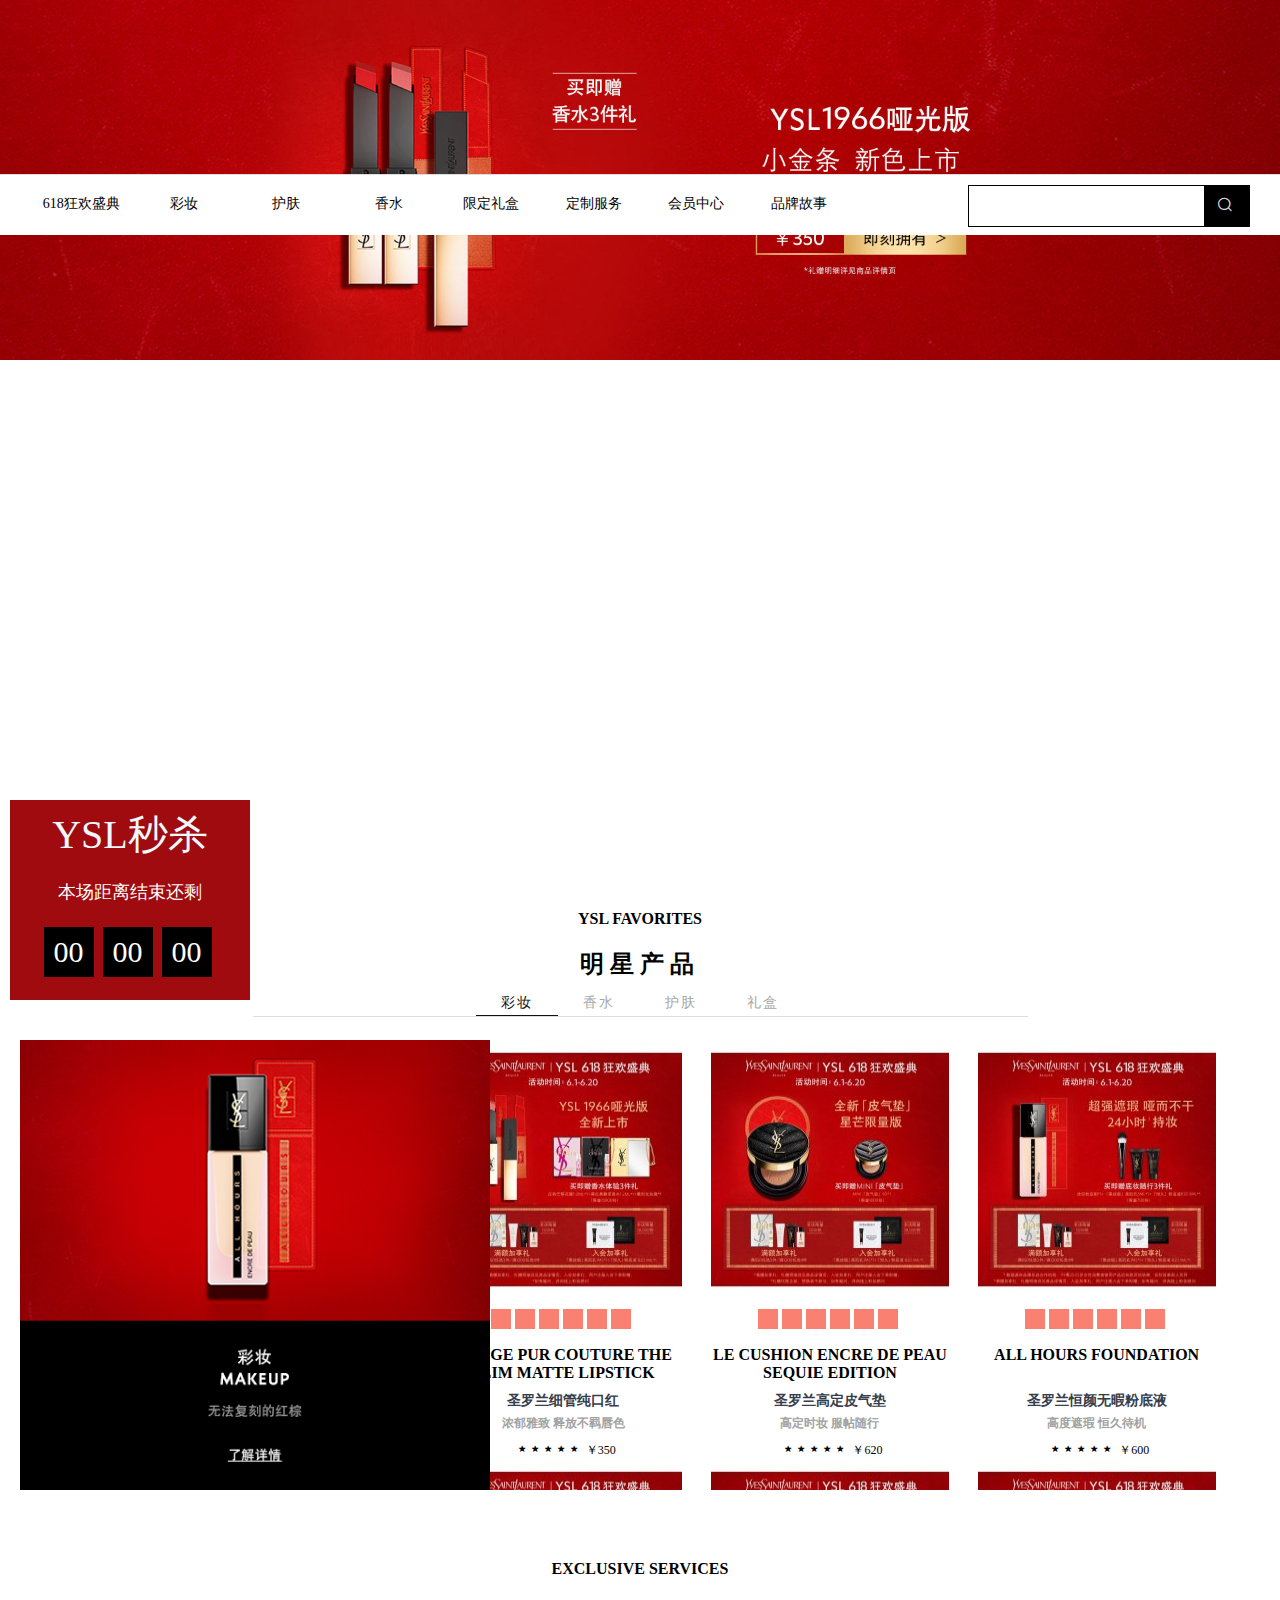
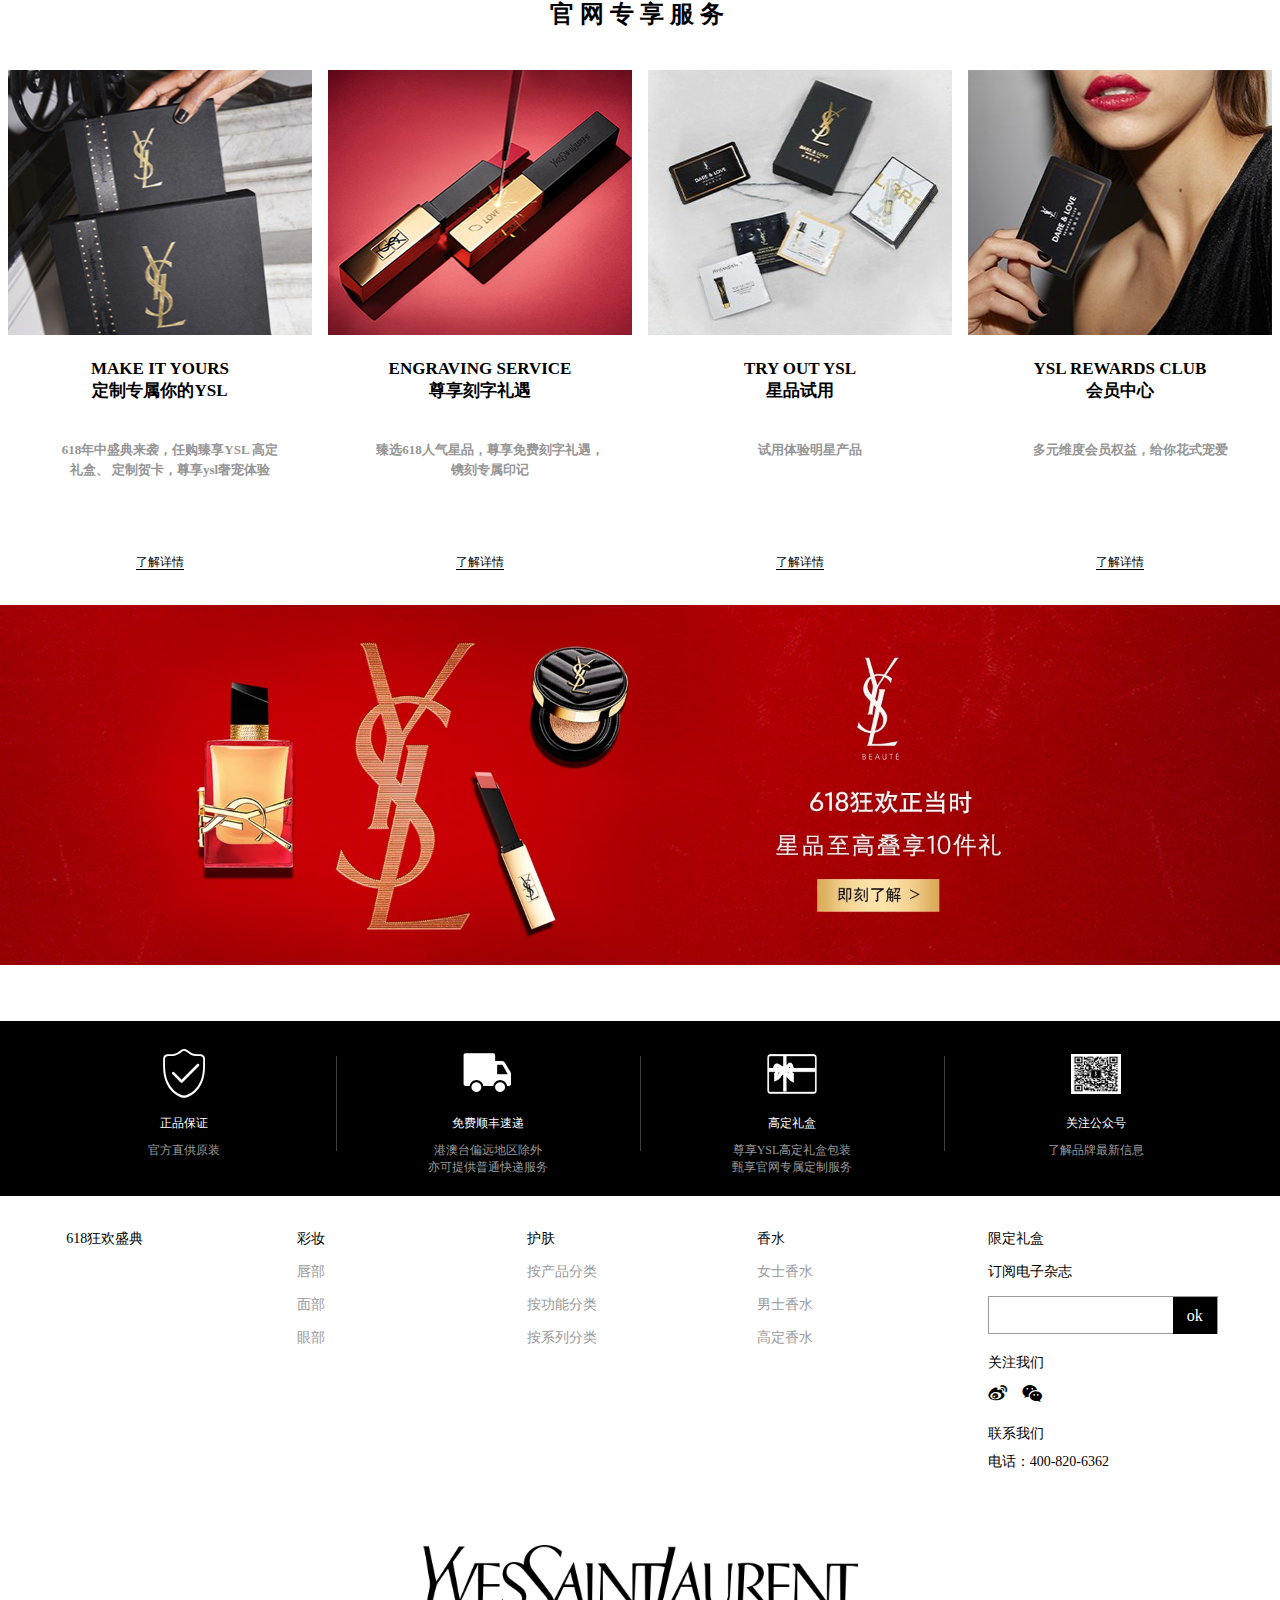
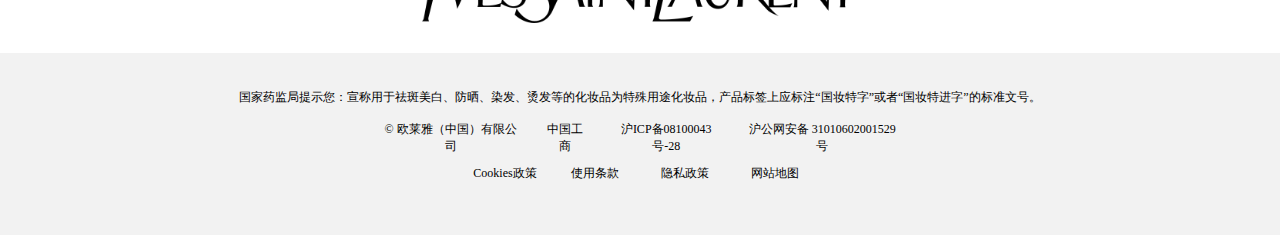
<file: index.html>
<!DOCTYPE html>
<html lang="en">

<head>
      <meta charset="UTF-8">
      <meta http-equiv="X-UA-Compatible" content="IE=edge">
      <meta name="viewport" content="width=device-width, initial-scale=1.0">
      <title>ysl:圣罗兰官网</title>
      <link rel="Shortcut Icon" href="https://res.yslbeautycn.com/favicon.ico">
      <link rel="stylesheet" href="https://cdn.bootcdn.net/ajax/libs/Swiper/6.5.8/swiper-bundle.css">
      <link rel="stylesheet" href="./css/index.css">
      <link rel="stylesheet" href="./static/font/iconfont.css">
</head>

<body>
      <!-- 头部 -->
      <header class="section">
            <!-- 顶部信息栏 -->
            <p class="TopInformation">
                  6.1-6.20 YSL618狂欢正当时，年中盛宴热卖星品至高叠享10件礼
            </p>
            <div class="header-container">
                  <div class="header-containerLeft">
                        <ul>
                              <li>
                                    <span class="iconfont icon-location"></span>
                                    <a href="#none">专柜查询</a>
                              </li>
                              <li>
                                    <span class="iconfont icon-heidian"></span>
                                    <a href="#none" class="headerCall">客服中心</a>
                              </li>
                              <div class="callBox">
                                    <div class="callLeft">
                                          <h4>
                                                我能帮到您什么？
                                          </h4>
                                          <div class="callButton">
                                                <div>
                                                      <p><a href="">常见问题</a></p>
                                                      <p><a href="">订单跟踪</a></p>
                                                      <p><a href="">订购信息</a></p>
                                                </div>
                                                <div>
                                                      <p><a href="">选择我们的原因</a></p>
                                                      <p><a href="">送货与退货</a></p>
                                                      <p><a href="">通用销售条款</a></p>
                                                </div>
                                          </div>
                                    </div>
                                    <div class="callRight">
                                          <h4>联系我们</h4>
                                          <div>
                                                <p style="font-weight: 700;">400-820-6362(9:00-18:00)</p>
                                                <p><a href="">在线咨询</a></p>
                                                <p>我们提供一周五天服务</p>
                                          </div>
                                    </div>

                              </div>
                        </ul>
                        <ul class="header-containerRight">
                              <li class="attention">
                                    <span>关注我们</span>
                                    <span class="iconfont icon-heidian"></span>
                              </li>
                              <li class="liTwo">
                                    <span class="login"><a href="./login.html?ReturnUrl=./index.html"
                                                style="color: black;">登录与注册</a></span>
                                    <span class="iconfont icon-heidian"></span>
                                    <span class="outLogin">退出</span>
                              </li>
                              <li>
                                    <span class="iconfont icon-gouwudai1"></span>
                                    <span>购物袋-0件商品</span>
                                    <span class="iconfont icon-sanjiaojiantou"></span>
                              </li>
                        </ul>
                        <div class="header-attention">
                              <div class="attentionLeft" style="margin-right: 30px;">
                                    <img src="./static/img/小程序.jpg" alt="">
                                    <p>小程序商场</p>
                              </div>
                              <div class="“attentionRight">
                                    <img src="./static/img/微信公众号.png" alt="">
                                    <p>微信公众号</p>
                              </div>

                        </div>
                  </div>
                  <!-- logo -->
                  <div class="logo">
                        <a href="./index.html"><img src="./static/img/download.png" alt=""></a>
                  </div>
            </div>
      </header>
      <!-- 导航 -->
      <nav>
            <div class="navSlide">
                  <div class="navbox">
                        <ul class="nav">
                              <li><a href="./list.html">
                                          618狂欢盛典
                                    </a></li>
                              <li class="btn1"><a href="./list.html">
                                          彩妆
                                    </a></li>
                              <li class="btn2"><a href="./list.html">
                                          护肤
                                    </a></li>
                              <li class="btn3"><a href="./list.html">
                                          香水
                                    </a></li>
                              <li>限定礼盒</li>
                              <li>定制服务</li>
                              <li>会员中心</li>
                              <li>品牌故事</li>
                        </ul>
                        <!-- 搜索框 -->
                        <div class="navRight">
                              <form action="">
                                    <div class="search">
                                          <input type="text" id="search">
                                          <ul id="list">

                                          </ul>
                                          <span class="iconfont icon-fangdajing" style="font-size: 30px;"></span>
                                    </div>

                              </form>
                        </div>
                  </div>

                  <!-- 二级菜单 -->

                  <div class="submenu">
                        <!-- 彩妆二级菜单 -->
                        <div class="makeUpSubmenu makeUpSubmenu1">
                              <!-- 菜单 -->
                              <div class="submenuTop">
                                    <ul>
                                          <li>唇部</li>
                                          <li>唇膏</li>
                                          <li>唇釉</li>
                                    </ul>
                                    <ul>
                                          <li>面部</li>
                                          <li>妆前隔离</li>
                                          <li>粉底</li>
                                          <li>粉饼</li>
                                          <li>明彩笔</li>
                                          <li>散粉</li>
                                          <li>腮红</li>
                                    </ul>
                                    <ul>
                                          <li>眼部</li>
                                          <li>睫毛膏</li>
                                          <li>眉笔</li>
                                          <li>眼影</li>
                                    </ul>
                              </div>
                              <!-- 菜单图片 -->
                              <div class="submenuButton">
                                    <div class="ImgLeft">
                                          <img src="./static/img/小金条.jpg" alt="">
                                          <p>YSL「小金条」N°1966</p>
                                    </div>
                                    <div class="ImgRight">
                                          <img src="./static/img/气垫.jpg" alt="">
                                          <p>YSL「皮气垫」星芒限定版</p>
                                    </div>
                              </div>
                        </div>
                        <!-- 护肤二级菜单 -->
                        <div class="makeUpSubmenu makeUpSubmenu2">
                              <!-- 菜单 -->
                              <div class="submenuTop">
                                    <ul>
                                          <li>按产品分类</li>
                                          <li>隔离防晒</li>
                                          <li>卸妆清洁</li>
                                          <li>爽肤水</li>
                                          <li>精华</li>
                                          <li>面霜/乳液</li>
                                          <li>眼唇护理</li>
                                    </ul>
                                    <ul>
                                          <li>按功能分类</li>
                                          <li>全校青春</li>
                                          <li>至臻奢护</li>
                                          <li>基础亮颜</li>
                                    </ul>
                                    <ul>
                                          <li>按系列分类</li>
                                          <li>高能修护系列</li>
                                          <li>妍活青春</li>
                                          <li>藏金奢妍</li>
                                          <li>超模绝密</li>
                                    </ul>
                              </div>
                              <!-- 菜单图片 -->
                              <div class="submenuButton">
                                    <div class="ImgLeft">
                                          <img src="./static/img/精华.jpg" alt="">
                                          <p>圣罗兰夜皇后精华</p>
                                    </div>
                                    <div class="ImgRight">
                                          <img src="./static/img/防晒.jpg" alt="">
                                          <p>高能小滴管防晒乳</p>
                                    </div>
                              </div>
                        </div>

                        <!-- 香水二级菜单 -->
                        <div class="makeUpSubmenu makeUpSubmenu3">
                              <!-- 菜单 -->
                              <div class="submenuTop">
                                    <ul>
                                          <li>女士香水</li>
                                          <li>全新圣罗兰女士香水</li>
                                          <li>反转巴黎香水</li>
                                          <li>黑色奥飘茗香水</li>
                                    </ul>
                                    <ul>
                                          <li>男士香水</li>
                                          <li>Y男士香水</li>
                                    </ul>
                                    <ul>
                                          <li>高定香水</li>
                                          <li>衣典香水</li>
                                    </ul>
                              </div>
                              <!-- 菜单图片 -->
                              <div class="submenuButton">
                                    <div class="ImgLeft">
                                          <img src="./static/img/香水.jpg" alt="">
                                          <p>全新圣罗兰女士香水</p>
                                    </div>
                                    <div class="ImgRight">
                                          <img src="./static/img/翻转巴黎.jpg" alt="">
                                          <p>圣罗兰反转巴黎女士香水</p>
                                    </div>
                              </div>
                        </div>

                  </div>
            </div>
      </nav>
      <!-- 轮播图 -->
      <div class="swiper-container" id="swiper">
            <!-- 图片 -->
            <div class="swiper-wrapper swiper-wrapper-one">
                  <div class="swiper-slide swiper-slide-active">
                        <img src="./static/img/download.jpg" alt="">
                  </div>
                  <div class="swiper-slide">
                        <img src="./static/img/download-1.jpg" alt="">
                  </div>
                  <div class="swiper-slide">
                        <img src="./static/img/download-2.jpg" alt="">
                  </div>
                  <div class="swiper-slide">
                        <img src="./static/img/download-3.jpg" alt="">
                  </div>
                  <div class="swiper-slide">
                        <img src="./static/img/download-4.jpg" alt="">
                  </div>
            </div>
            <!-- 下一个按钮 -->
            <div class="swiper-button-next"></div>
            <!-- <div class="swiper-button-next swiper-button-white" style="width: 20px;"></div> -->
            <!-- 上一个按钮 -->
            <div class="swiper-button-prev"></div>
            <!-- <div class="swiper-button-prev swiper-button-white"></div> -->
            <!-- 分页器 -->
            <div class="swiper-pagination swiper-pagination-clickable swiper-pagination-bullets">
                  <span class="swiper-pagination-bullet  swiper-pagination-bullet-active"></span>
                  <span class="swiper-pagination-bullet"></span>
                  <span class="swiper-pagination-bullet"></span>
                  <span class="swiper-pagination-bullet"></span>
                  <span class="swiper-pagination-bullet"></span>
            </div>
      </div>
      <!-- 主体部分 -->
      <main>
            <!-- 明星产品 -->
            <div class="section">
                  <p>YSL FAVORITES</p>
                  <p class="title-cn">明星产品</p>
                  <div>
                        <ul class="favorites-nav">
                              <li class="active">彩妆</li>
                              <li>香水</li>
                              <li>护肤</li>
                              <li>礼盒</li>
                        </ul>
                        <!-- 选项卡 -->
                        <div class="tabbox">
                              <!-- 彩妆 -->
                              <div class="recommendation" style="z-index:99;">
                                    <!-- 左边的图片 -->
                                    <div class="recommendationImg">
                                          <img src="./static/img/01.jpg" alt="">
                                    </div>
                                    <!-- 右边的轮播图 -->
                                    <div class="swiper-container" id="box">
                                          <div class="swiper-wrapper">
                                                <!-- 第一页 -->
                                                <div class="swiper-slide" id="recommendationTabs">
                                                      <!-- 推荐口红 -->
                                                      <div class="tabimg">
                                                            <img src="./static/img/04.jpg" class="img" alt="">
                                                            <!-- 遮罩层 -->
                                                            <div class="mask">
                                                                  <p>立即购买</p>
                                                                  <a
                                                                        href="https://www.yslbeautycn.com/item/00286YSL-028">查看详情</a>
                                                            </div>
                                                            <div class="tabColour">
                                                                  <div class="tabColourSwapper">
                                                                        <span></span>
                                                                        <span></span>
                                                                        <span></span>
                                                                        <span></span>
                                                                        <span></span>
                                                                        <span></span>
                                                                        <span></span>
                                                                        <span></span>
                                                                        <span></span>
                                                                        <span></span>
                                                                        <span></span>
                                                                        <span></span>
                                                                        <span></span>
                                                                        <span></span>
                                                                        <span></span>
                                                                        <span></span>
                                                                        <span></span>
                                                                  </div>
                                                            </div>
                                                            <p class="taben">
                                                                  ROUGE PUR COUTURE THE SLIM MATTE LIPSTICK
                                                            </p>
                                                            <p class="tabcn">
                                                                  圣罗兰细管纯口红
                                                            </p>
                                                            <p class="tabFeature">
                                                                  浓郁雅致 释放不羁唇色
                                                            </p>
                                                            <div class="tabPrice">
                                                                  <div>
                                                                        <span class="iconfont icon-start"></span>
                                                                        <span class="iconfont icon-start"></span>
                                                                        <span class="iconfont icon-start"></span>
                                                                        <span class="iconfont icon-start"></span>
                                                                        <span class="iconfont icon-start"></span>

                                                                  </div>
                                                                  <span>￥350</span>
                                                            </div>

                                                      </div>
                                                      <!-- 推荐气垫 -->
                                                      <div class="tabimg">
                                                            <img src="./static/img/06.jpg" class="img" alt="">
                                                            <div class="mask">
                                                                  <p>立即购买</p>
                                                                  <a
                                                                        href="https://www.yslbeautycn.com/item/00286YSL-028">查看详情</a>
                                                            </div>
                                                            <div class="tabColour">
                                                                  <div class="tabColourSwapper">
                                                                        <span></span>
                                                                        <span></span>
                                                                        <span></span>
                                                                        <span></span>
                                                                        <span></span>
                                                                        <span></span>
                                                                        <span></span>
                                                                        <span></span>
                                                                        <span></span>
                                                                        <span></span>
                                                                        <span></span>
                                                                        <span></span>
                                                                        <span></span>
                                                                        <span></span>
                                                                        <span></span>
                                                                        <span></span>
                                                                        <span></span>
                                                                  </div>

                                                            </div>
                                                            <p class="taben">
                                                                  LE CUSHION ENCRE DE PEAU SEQUIE EDITION
                                                            </p>
                                                            <p class="tabcn">
                                                                  圣罗兰高定皮气垫
                                                            </p>
                                                            <p class="tabFeature">
                                                                  高定时妆 服帖随行
                                                            </p>
                                                            <div class="tabPrice">
                                                                  <div>
                                                                        <span class="iconfont icon-start"></span>
                                                                        <span class="iconfont icon-start"></span>
                                                                        <span class="iconfont icon-start"></span>
                                                                        <span class="iconfont icon-start"></span>
                                                                        <span class="iconfont icon-start"></span>

                                                                  </div>
                                                                  <span>￥620</span>
                                                            </div>

                                                      </div>


                                                      <!-- 推荐粉底液 -->
                                                      <div class="tabimg">
                                                            <img src="./static/img/07.jpg" class="img" alt="">
                                                            <div class="mask">
                                                                  <p>立即购买</p>
                                                                  <a
                                                                        href="https://www.yslbeautycn.com/item/00286YSL-028">查看详情</a>
                                                            </div>
                                                            <div class="tabColour">
                                                                  <div class="tabColourSwapper">
                                                                        <span></span>
                                                                        <span></span>
                                                                        <span></span>
                                                                        <span></span>
                                                                        <span></span>
                                                                        <span></span>
                                                                        <span></span>
                                                                        <span></span>
                                                                        <span></span>
                                                                        <span></span>
                                                                        <span></span>
                                                                        <span></span>
                                                                        <span></span>
                                                                        <span></span>
                                                                        <span></span>
                                                                        <span></span>
                                                                        <span></span>
                                                                  </div>
                                                            </div>
                                                            <p class="taben">
                                                                  ALL HOURS FOUNDATION
                                                            </p>
                                                            <p class="tabcn">
                                                                  圣罗兰恒颜无暇粉底液
                                                            </p>
                                                            <p class="tabFeature">
                                                                  高度遮瑕 恒久待机
                                                            </p>
                                                            <div class="tabPrice">
                                                                  <div>
                                                                        <span class="iconfont icon-start"></span>
                                                                        <span class="iconfont icon-start"></span>
                                                                        <span class="iconfont icon-start"></span>
                                                                        <span class="iconfont icon-start"></span>
                                                                        <span class="iconfont icon-start"></span>

                                                                  </div>
                                                                  <span>￥600</span>
                                                            </div>
                                                      </div>
                                                </div>
                                                <!-- 第二页 -->
                                                <div class="swiper-slide">
                                                      <!-- 推荐口红 -->
                                                      <div class="tabimg">
                                                            <img src="./static/img/03.jpg" class="img" alt="">
                                                            <div class="mask">
                                                                  <p>立即购买</p>
                                                                  <a
                                                                        href="https://www.yslbeautycn.com/item/00286YSL-028">查看详情</a>
                                                            </div>
                                                            <div class="tabColour">
                                                                  <div class="tabColourSwapper">
                                                                        <span></span>
                                                                        <span></span>
                                                                        <span></span>
                                                                        <span></span>
                                                                        <span></span>
                                                                        <span></span>
                                                                        <span></span>
                                                                        <span></span>
                                                                        <span></span>
                                                                        <span></span>
                                                                        <span></span>
                                                                        <span></span>
                                                                        <span></span>
                                                                        <span></span>
                                                                        <span></span>
                                                                        <span></span>
                                                                        <span></span>
                                                                  </div>
                                                            </div>
                                                            <p class="taben">
                                                                  ROUGE PUR COUTURE LIPSTICK
                                                            </p>
                                                            <p class="tabcn">
                                                                  圣罗兰纯口红
                                                            </p>
                                                            <p class="tabFeature">
                                                                  高定设计 馥郁纯正
                                                            </p>
                                                            <div class="tabPrice">
                                                                  <div>
                                                                        <span class="iconfont icon-start"></span>
                                                                        <span class="iconfont icon-start"></span>
                                                                        <span class="iconfont icon-start"></span>
                                                                        <span class="iconfont icon-start"></span>
                                                                        <span class="iconfont icon-start"></span>

                                                                  </div>
                                                                  <span>￥335</span>
                                                            </div>

                                                      </div>
                                                      <!-- 推荐气垫 -->
                                                      <div class="tabimg">
                                                            <img src="./static/img/02.jpg" class="img" alt="">
                                                            <div class="mask">
                                                                  <p>立即购买</p>
                                                                  <a
                                                                        href="https://www.yslbeautycn.com/item/00286YSL-028">查看详情</a>
                                                            </div>
                                                            <div class="tabColour">
                                                                  <div class="tabColourSwapper">
                                                                        <span></span>
                                                                        <span></span>
                                                                        <span></span>
                                                                        <span></span>
                                                                        <span></span>
                                                                        <span></span>
                                                                        <span></span>
                                                                        <span></span>
                                                                        <span></span>
                                                                        <span></span>
                                                                        <span></span>
                                                                        <span></span>
                                                                        <span></span>
                                                                        <span></span>
                                                                        <span></span>
                                                                        <span></span>
                                                                        <span></span>
                                                                  </div>

                                                            </div>
                                                            <p class="taben">
                                                                  VERNIS A LEVRES VINYL CREAM
                                                            </p>
                                                            <p class="tabcn">
                                                                  圣罗兰黑管唇釉
                                                            </p>
                                                            <p class="tabFeature">
                                                                  乳霜般舒适 胶质般闪耀 黑胶般持久
                                                            </p>
                                                            <div class="tabPrice">
                                                                  <div>
                                                                        <span class="iconfont icon-start"></span>
                                                                        <span class="iconfont icon-start"></span>
                                                                        <span class="iconfont icon-start"></span>
                                                                        <span class="iconfont icon-start"></span>
                                                                        <span class="iconfont icon-start"></span>

                                                                  </div>
                                                                  <span>￥335</span>
                                                            </div>

                                                      </div>


                                                      <!-- 推荐粉底液 -->
                                                      <div class="tabimg">
                                                            <img src="./static/img/05.jpg" class="img" alt="">
                                                            <div class="mask">
                                                                  <p>立即购买</p>
                                                                  <a
                                                                        href="https://www.yslbeautycn.com/item/00286YSL-028">查看详情</a>
                                                            </div>
                                                            <div class="tabColour">
                                                                  <div class="tabColourSwapper">
                                                                        <span></span>
                                                                        <span></span>
                                                                        <span></span>
                                                                        <span></span>
                                                                        <span></span>
                                                                        <span></span>
                                                                        <span></span>
                                                                        <span></span>
                                                                        <span></span>
                                                                        <span></span>
                                                                        <span></span>
                                                                        <span></span>
                                                                        <span></span>
                                                                        <span></span>
                                                                        <span></span>
                                                                        <span></span>
                                                                        <span></span>
                                                                  </div>
                                                            </div>
                                                            <p class="taben">
                                                                  ROUGE PUR COUTURE THE SLIM GLOW MATTE
                                                            </p>
                                                            <p class="tabcn">
                                                                  圣罗兰细管柔光纯口红
                                                            </p>
                                                            <p class="tabFeature">
                                                                  不羁新色 裸感哑光
                                                            </p>
                                                            <div class="tabPrice">
                                                                  <div>
                                                                        <span class="iconfont icon-start"></span>
                                                                        <span class="iconfont icon-start"></span>
                                                                        <span class="iconfont icon-start"></span>
                                                                        <span class="iconfont icon-start"></span>
                                                                        <span class="iconfont icon-start"></span>

                                                                  </div>
                                                                  <span>￥350</span>
                                                            </div>
                                                      </div>
                                                </div>
                                          </div>
                                          <div class="swiper-button-next"></div>
                                          <div class="swiper-button-prev"></div>
                                          <div class="swiper-pagination"></div>
                                    </div>


                              </div>
                              <!-- 香水 -->
                              <div class="recommendation">
                                    <!-- 左边的图片 -->
                                    <div class="recommendationImg">
                                          <img src="./static/img/香水1.jpg" alt="">
                                    </div>
                                    <!-- 右边的轮播图 -->
                                    <div class="swiper-container" id="box">
                                          <div class="swiper-wrapper">
                                                <!-- 第一页 -->
                                                <div class="swiper-slide" id="recommendationTabs">
                                                      <!-- 推荐口红 -->
                                                      <div class="tabimg">
                                                            <img src="./static/img/香水2.jpg" class="img" alt="">
                                                            <!-- 遮罩层 -->
                                                            <div class="mask">
                                                                  <p>立即购买</p>
                                                                  <a
                                                                        href="https://www.yslbeautycn.com/item/00286YSL-028">查看详情</a>
                                                            </div>
                                                            <div class="tabColour">
                                                                  <div class="tabColourSwapper">
                                                                        <!-- span -->
                                                                  </div>
                                                            </div>
                                                            <p class="taben">
                                                                  LIBRE EAU DE PARFUM
                                                            </p>
                                                            <p class="tabcn">
                                                                  圣罗兰自由之水
                                                            </p>
                                                            <p class="tabFeature">
                                                                  馥奇花香 肆意如我
                                                            </p>
                                                            <div class="tabPrice">
                                                                  <div>
                                                                        <span class="iconfont icon-start"></span>
                                                                        <span class="iconfont icon-start"></span>
                                                                        <span class="iconfont icon-start"></span>
                                                                        <span class="iconfont icon-start"></span>
                                                                        <span class="iconfont icon-start"></span>

                                                                  </div>
                                                                  <span>￥1130</span>
                                                            </div>

                                                      </div>
                                                      <!-- 推荐气垫 -->
                                                      <div class="tabimg">
                                                            <img src="./static/img/香水3.jpg" class="img" alt="">
                                                            <div class="mask">
                                                                  <p>立即购买</p>
                                                                  <a
                                                                        href="https://www.yslbeautycn.com/item/00286YSL-028">查看详情</a>
                                                            </div>
                                                            <div class="tabColour">
                                                                  <div class="tabColourSwapper">
                                                                        <!-- <span></span> -->
                                                                  </div>

                                                            </div>
                                                            <p class="taben">
                                                                  MON PARIS INTENSEMENT
                                                            </p>
                                                            <p class="tabcn">
                                                                  圣罗兰反转巴黎花耀香水
                                                            </p>
                                                            <p class="tabFeature">
                                                                  爱 就要天翻地覆
                                                            </p>
                                                            <div class="tabPrice">
                                                                  <div>
                                                                        <span class="iconfont icon-start"></span>
                                                                        <span class="iconfont icon-start"></span>
                                                                        <span class="iconfont icon-start"></span>
                                                                        <span class="iconfont icon-start"></span>
                                                                        <span class="iconfont icon-start"></span>

                                                                  </div>
                                                                  <span>￥1130</span>
                                                            </div>

                                                      </div>


                                                      <!-- 推荐粉底液 -->
                                                      <div class="tabimg">
                                                            <img src="./static/img/香水4.jpg" class="img" alt="">
                                                            <div class="mask">
                                                                  <p>立即购买</p>
                                                                  <a
                                                                        href="https://www.yslbeautycn.com/item/00286YSL-028">查看详情</a>
                                                            </div>
                                                            <div class="tabColour">
                                                                  <div class="tabColourSwapper">
                                                                        <!-- <span></span> -->

                                                                  </div>
                                                            </div>
                                                            <p class="taben">
                                                                  BLACK OPIUM EAU DE PARFUM SPRAY
                                                            </p>
                                                            <p class="tabcn">
                                                                  圣罗兰黑色奥飘茗女士香水
                                                            </p>
                                                            <p class="tabFeature">
                                                                  释放深邃神秘气息
                                                            </p>
                                                            <div class="tabPrice">
                                                                  <div>
                                                                        <span class="iconfont icon-start"></span>
                                                                        <span class="iconfont icon-start"></span>
                                                                        <span class="iconfont icon-start"></span>
                                                                        <span class="iconfont icon-start"></span>
                                                                        <span class="iconfont icon-start"></span>

                                                                  </div>
                                                                  <span>￥1130</span>
                                                            </div>
                                                      </div>
                                                </div>
                                                <!-- 第二页 -->
                                                <div class="swiper-slide">
                                                      <!-- 推荐口红 -->
                                                      <div class="tabimg">
                                                            <img src="./static/img/香水5.jpg" class="img" alt="">
                                                            <div class="mask">
                                                                  <p>立即购买</p>
                                                                  <a
                                                                        href="https://www.yslbeautycn.com/item/00286YSL-028">查看详情</a>
                                                            </div>
                                                            <div class="tabColour">
                                                                  <div class="tabColourSwapper">
                                                                        <!-- <span></span> -->

                                                                  </div>
                                                            </div>
                                                            <p class="taben">
                                                                  BLACK OPIUM EAU DE PARFUM SPRAY
                                                            </p>
                                                            <p class="tabcn">
                                                                  圣罗兰黑色奥飘茗女士香水
                                                            </p>
                                                            <p class="tabFeature">
                                                                  释放深邃神秘气息
                                                            </p>
                                                            <div class="tabPrice">
                                                                  <div>
                                                                        <span class="iconfont icon-start"></span>
                                                                        <span class="iconfont icon-start"></span>
                                                                        <span class="iconfont icon-start"></span>
                                                                        <span class="iconfont icon-start"></span>
                                                                        <span class="iconfont icon-start"></span>

                                                                  </div>
                                                                  <span>￥1130</span>
                                                            </div>

                                                      </div>
                                                      <!-- 推荐气垫 -->
                                                      <div class="tabimg">
                                                            <img src="./static/img/香水6.jpg" class="img" alt="">
                                                            <div class="mask">
                                                                  <p>立即购买</p>
                                                                  <a
                                                                        href="https://www.yslbeautycn.com/item/00286YSL-028">查看详情</a>
                                                            </div>
                                                            <div class="tabColour">
                                                                  <div class="tabColourSwapper">
                                                                        <!-- <span></span> -->

                                                                  </div>

                                                            </div>
                                                            <p class="taben">
                                                                  EAU DE PARFUM BLOUSE
                                                            </p>
                                                            <p class="tabcn">
                                                                  圣罗兰衣典香水 衬衣
                                                            </p>
                                                            <p class="tabFeature">
                                                                  高定花香 飘逸性感
                                                            </p>
                                                            <div class="tabPrice">
                                                                  <div>
                                                                        <span class="iconfont icon-start"></span>
                                                                        <span class="iconfont icon-start"></span>
                                                                        <span class="iconfont icon-start"></span>
                                                                        <span class="iconfont icon-start"></span>
                                                                        <span class="iconfont icon-start"></span>

                                                                  </div>
                                                                  <span>￥1450</span>
                                                            </div>

                                                      </div>


                                                      <!-- 推荐粉底液 -->
                                                      <div class="tabimg">
                                                            <img src="./static/img/香水7.jpg" class="img" alt="">
                                                            <div class="mask">
                                                                  <p>立即购买</p>
                                                                  <a
                                                                        href="https://www.yslbeautycn.com/item/00286YSL-028">查看详情</a>
                                                            </div>
                                                            <div class="tabColour">
                                                                  <div class="tabColourSwapper">
                                                                        <!-- <span></span> -->

                                                                  </div>
                                                            </div>
                                                            <p class="taben">
                                                                  MON PARIS FLORAL EAU DE PARFUM
                                                            </p>
                                                            <p class="tabcn">
                                                                  圣罗兰反转巴黎女士花溢香水
                                                            </p>
                                                            <p class="tabFeature">
                                                                  恣意逐爱 敢爱就来
                                                            </p>
                                                            <div class="tabPrice">
                                                                  <div>
                                                                        <span class="iconfont icon-start"></span>
                                                                        <span class="iconfont icon-start"></span>
                                                                        <span class="iconfont icon-start"></span>
                                                                        <span class="iconfont icon-start"></span>
                                                                        <span class="iconfont icon-start"></span>

                                                                  </div>
                                                                  <span>￥1130</span>
                                                            </div>
                                                      </div>
                                                </div>
                                          </div>
                                          <div class="swiper-button-next"></div>
                                          <div class="swiper-button-prev"></div>
                                          <div class="swiper-pagination"></div>
                                    </div>
                              </div>
                              <!-- 护肤 -->
                              <div class="recommendation">
                                    <!-- 左边的图片 -->
                                    <div class="recommendationImg">
                                          <img src="./static/img/护肤1.jpg" alt="">
                                    </div>
                                    <!-- 右边的轮播图 -->
                                    <div class="swiper-container" id="box">
                                          <div class="swiper-wrapper">
                                                <!-- 第一页 -->
                                                <div class="swiper-slide" id="recommendationTabs">
                                                      <!-- 推荐口红 -->
                                                      <div class="tabimg">
                                                            <img src="./static/img/护肤2.jpg" class="img" alt="">
                                                            <!-- 遮罩层 -->
                                                            <div class="mask">
                                                                  <p>立即购买</p>
                                                                  <a
                                                                        href="https://www.yslbeautycn.com/item/00286YSL-028">查看详情</a>
                                                            </div>
                                                            <div class="tabColour">
                                                                  <div class="tabColourSwapper">
                                                                        <!-- span -->
                                                                  </div>
                                                            </div>
                                                            <p class="taben">
                                                                  NIGHT REBOOT SERUM
                                                            </p>
                                                            <p class="tabcn">
                                                                  圣罗兰夜皇后精华
                                                            </p>
                                                            <p class="tabFeature">
                                                                  细致毛孔 平滑透亮
                                                            </p>
                                                            <div class="tabPrice">
                                                                  <div>
                                                                        <span class="iconfont icon-start"></span>
                                                                        <span class="iconfont icon-start"></span>
                                                                        <span class="iconfont icon-start"></span>
                                                                        <span class="iconfont icon-start"></span>
                                                                        <span class="iconfont icon-start"></span>

                                                                  </div>
                                                                  <span>￥790</span>
                                                            </div>

                                                      </div>
                                                      <!-- 推荐气垫 -->
                                                      <div class="tabimg">
                                                            <img src="./static/img/护肤3.jpg" class="img" alt="">
                                                            <div class="mask">
                                                                  <p>立即购买</p>
                                                                  <a
                                                                        href="https://www.yslbeautycn.com/item/00286YSL-028">查看详情</a>
                                                            </div>
                                                            <div class="tabColour">
                                                                  <div class="tabColourSwapper">
                                                                        <!-- <span></span> -->
                                                                  </div>

                                                            </div>
                                                            <p class="taben">
                                                                  AIRTHIN UV DEFENDER SPF50+/ PA++++
                                                            </p>
                                                            <p class="tabcn">
                                                                  圣罗兰高能小滴管防晒乳
                                                            </p>
                                                            <p class="tabFeature">
                                                                  高能防晒 8倍轻薄
                                                            </p>
                                                            <div class="tabPrice">
                                                                  <div>
                                                                        <span class="iconfont icon-start"></span>
                                                                        <span class="iconfont icon-start"></span>
                                                                        <span class="iconfont icon-start"></span>
                                                                        <span class="iconfont icon-start"></span>
                                                                        <span class="iconfont icon-start"></span>

                                                                  </div>
                                                                  <span>￥520</span>
                                                            </div>

                                                      </div>


                                                      <!-- 推荐粉底液 -->
                                                      <div class="tabimg">
                                                            <img src="./static/img/护肤4.jpg" class="img" alt="">
                                                            <div class="mask">
                                                                  <p>立即购买</p>
                                                                  <a
                                                                        href="https://www.yslbeautycn.com/item/00286YSL-028">查看详情</a>
                                                            </div>
                                                            <div class="tabColour">
                                                                  <div class="tabColourSwapper">
                                                                        <!-- <span></span> -->

                                                                  </div>
                                                            </div>
                                                            <p class="taben">
                                                                  TOP SECRETS INSTANT MOISTURE GLOW
                                                            </p>
                                                            <p class="tabcn">
                                                                  圣罗兰亮颜亮肌乳
                                                            </p>
                                                            <p class="tabFeature">
                                                                  平滑肌肤 长效水润 妆容持久无暇
                                                            </p>
                                                            <div class="tabPrice">
                                                                  <div>
                                                                        <span class="iconfont icon-start"></span>
                                                                        <span class="iconfont icon-start"></span>
                                                                        <span class="iconfont icon-start"></span>
                                                                        <span class="iconfont icon-start"></span>
                                                                        <span class="iconfont icon-start"></span>

                                                                  </div>
                                                                  <span>￥520</span>
                                                            </div>
                                                      </div>
                                                </div>
                                                <!-- 第二页 -->
                                                <div class="swiper-slide">
                                                      <!-- 推荐口红 -->
                                                      <div class="tabimg">
                                                            <img src="./static/img/护肤5.jpg" class="img" alt="">
                                                            <div class="mask">
                                                                  <p>立即购买</p>
                                                                  <a
                                                                        href="https://www.yslbeautycn.com/item/00286YSL-028">查看详情</a>
                                                            </div>
                                                            <div class="tabColour">
                                                                  <div class="tabColourSwapper">
                                                                        <!-- <span></span> -->

                                                                  </div>
                                                            </div>
                                                            <p class="taben">
                                                                  HYDRA BOUNCE ESSENCE-IN-LOTION
                                                            </p>
                                                            <p class="tabcn">
                                                                  圣罗兰弹润保湿精华水
                                                            </p>
                                                            <p class="tabFeature">
                                                                  高度滋润 补水保湿
                                                            </p>
                                                            <div class="tabPrice">
                                                                  <div>
                                                                        <span class="iconfont icon-start"></span>
                                                                        <span class="iconfont icon-start"></span>
                                                                        <span class="iconfont icon-start"></span>
                                                                        <span class="iconfont icon-start"></span>
                                                                        <span class="iconfont icon-start"></span>

                                                                  </div>
                                                                  <span>￥600</span>
                                                            </div>

                                                      </div>
                                                      <!-- 推荐气垫 -->
                                                      <div class="tabimg">
                                                            <img src="./static/img/护肤6.jpg" class="img" alt="">
                                                            <div class="mask">
                                                                  <p>立即购买</p>
                                                                  <a
                                                                        href="https://www.yslbeautycn.com/item/00286YSL-028">查看详情</a>
                                                            </div>
                                                            <div class="tabColour">
                                                                  <div class="tabColourSwapper">
                                                                        <!-- <span></span> -->

                                                                  </div>

                                                            </div>
                                                            <p class="taben">
                                                                  PERFECT PLUMPER CREAM
                                                            </p>
                                                            <p class="tabcn">
                                                                  圣罗兰弹润丰盈面霜
                                                            </p>
                                                            <p class="tabFeature">
                                                                  舒缓滋润 淡化纹路
                                                            </p>
                                                            <div class="tabPrice">
                                                                  <div>
                                                                        <span class="iconfont icon-start"></span>
                                                                        <span class="iconfont icon-start"></span>
                                                                        <span class="iconfont icon-start"></span>
                                                                        <span class="iconfont icon-start"></span>
                                                                        <span class="iconfont icon-start"></span>

                                                                  </div>
                                                                  <span>￥880</span>
                                                            </div>

                                                      </div>


                                                      <!-- 推荐粉底液 -->
                                                      <div class="tabimg">
                                                            <img src="./static/img/护肤7.jpg" class="img" alt="">
                                                            <div class="mask">
                                                                  <p>立即购买</p>
                                                                  <a
                                                                        href="https://www.yslbeautycn.com/item/00286YSL-028">查看详情</a>
                                                            </div>
                                                            <div class="tabColour">
                                                                  <div class="tabColourSwapper">
                                                                        <!-- <span></span> -->

                                                                  </div>
                                                            </div>
                                                            <p class="taben">
                                                                  TOP SECRETS MAKEUP SETTING SPRAY
                                                            </p>
                                                            <p class="tabcn">
                                                                  圣罗兰亮颜喷雾
                                                            </p>
                                                            <p class="tabFeature">
                                                                  补水保湿 细腻滋润 持久定妆
                                                            </p>
                                                            <div class="tabPrice">
                                                                  <div>
                                                                        <span class="iconfont icon-start"></span>
                                                                        <span class="iconfont icon-start"></span>
                                                                        <span class="iconfont icon-start"></span>
                                                                        <span class="iconfont icon-start"></span>
                                                                        <span class="iconfont icon-start"></span>

                                                                  </div>
                                                                  <span>￥360</span>
                                                            </div>
                                                      </div>
                                                </div>
                                          </div>
                                          <div class="swiper-button-next"></div>
                                          <div class="swiper-button-prev"></div>
                                          <div class="swiper-pagination"></div>
                                    </div>
                              </div>


                              <!-- 礼盒 -->
                              <div class="recommendation">
                                    <!-- 左边的图片 -->
                                    <div class="recommendationImg">
                                          <img src="./static/img/礼盒1.jpg" alt="">
                                    </div>
                                    <!-- 右边的轮播图 -->
                                    <div class="swiper-container" id="box">
                                          <div class="swiper-wrapper">
                                                <!-- 第一页 -->
                                                <div class="swiper-slide" id="recommendationTabs">
                                                      <!-- 推荐口红 -->
                                                      <div class="tabimg">
                                                            <img src="./static/img/礼盒2.jpg" class="img" alt="">
                                                            <!-- 遮罩层 -->
                                                            <div class="mask">
                                                                  <p>立即购买</p>
                                                                  <a
                                                                        href="https://www.yslbeautycn.com/item/00286YSL-028">查看详情</a>
                                                            </div>
                                                            <div class="tabColour">
                                                                  <div class="tabColourSwapper">
                                                                        <!-- span -->
                                                                  </div>
                                                            </div>
                                                            <p class="taben">
                                                                  ROUGE PUR COUTURE THE SLIM 2 LIPS SET
                                                            </p>
                                                            <p class="tabcn">
                                                                  YSL不羁红妆2支装礼盒
                                                            </p>
                                                            <p class="tabFeature">
                                                                  定义爱你 不定义你
                                                            </p>
                                                            <div class="tabPrice">
                                                                  <div>
                                                                        <span class="iconfont icon-start"></span>
                                                                        <span class="iconfont icon-start"></span>
                                                                        <span class="iconfont icon-start"></span>
                                                                        <span class="iconfont icon-start"></span>
                                                                        <span class="iconfont icon-start"></span>

                                                                  </div>
                                                                  <span>￥700</span>
                                                            </div>

                                                      </div>
                                                      <!-- 推荐气垫 -->
                                                      <div class="tabimg">
                                                            <img src="./static/img/礼盒3.jpg" class="img" alt="">
                                                            <div class="mask">
                                                                  <p>立即购买</p>
                                                                  <a
                                                                        href="https://www.yslbeautycn.com/item/00286YSL-028">查看详情</a>
                                                            </div>
                                                            <div class="tabColour">
                                                                  <div class="tabColourSwapper">
                                                                        <!-- <span></span> -->
                                                                  </div>

                                                            </div>
                                                            <p class="taben">
                                                                  ROUGE PUR COUTURE THE SLIM 4 LIPS SET
                                                            </p>
                                                            <p class="tabcn">
                                                                  YSL不羁红妆4支装礼盒
                                                            </p>
                                                            <p class="tabFeature">
                                                                  定义爱你 不定义你
                                                            </p>
                                                            <div class="tabPrice">
                                                                  <div>
                                                                        <span class="iconfont icon-start"></span>
                                                                        <span class="iconfont icon-start"></span>
                                                                        <span class="iconfont icon-start"></span>
                                                                        <span class="iconfont icon-start"></span>
                                                                        <span class="iconfont icon-start"></span>

                                                                  </div>
                                                                  <span>￥1400</span>
                                                            </div>

                                                      </div>


                                                      <!-- 推荐粉底液 -->
                                                      <div class="tabimg">
                                                            <img src="./static/img/礼盒4.jpg" class="img" alt="">
                                                            <div class="mask">
                                                                  <p>立即购买</p>
                                                                  <a
                                                                        href="https://www.yslbeautycn.com/item/00286YSL-028">查看详情</a>
                                                            </div>
                                                            <div class="tabColour">
                                                                  <div class="tabColourSwapper">
                                                                        <!-- <span></span> -->

                                                                  </div>
                                                            </div>
                                                            <p class="taben">
                                                                  LE CUSHION ENCRE DE PEAU SET
                                                            </p>
                                                            <p class="tabcn">
                                                                  YSL底妆随行限定礼盒
                                                            </p>
                                                            <p class="tabFeature">
                                                                  爱 随你 我 随行
                                                            </p>
                                                            <div class="tabPrice">
                                                                  <div>
                                                                        <span class="iconfont icon-start"></span>
                                                                        <span class="iconfont icon-start"></span>
                                                                        <span class="iconfont icon-start"></span>
                                                                        <span class="iconfont icon-start"></span>
                                                                        <span class="iconfont icon-start"></span>

                                                                  </div>
                                                                  <span>￥970</span>
                                                            </div>
                                                      </div>
                                                </div>
                                                <!-- 第二页 -->
                                                <div class="swiper-slide">
                                                      <!-- 推荐口红 -->
                                                      <div class="tabimg">
                                                            <img src="./static/img/礼盒5.jpg" class="img" alt="">
                                                            <div class="mask">
                                                                  <p>立即购买</p>
                                                                  <a
                                                                        href="https://www.yslbeautycn.com/item/00286YSL-028">查看详情</a>
                                                            </div>
                                                            <div class="tabColour">
                                                                  <div class="tabColourSwapper">
                                                                        <!-- <span></span> -->

                                                                  </div>
                                                            </div>
                                                            <p class="taben">
                                                                  LE CUSHION ENCRE DE PEAU SET
                                                            </p>
                                                            <p class="tabcn">
                                                                  YSL底妆随行限定礼盒
                                                            </p>
                                                            <p class="tabFeature">
                                                                  爱 随你 我 随行
                                                            </p>
                                                            <div class="tabPrice">
                                                                  <div>
                                                                        <span class="iconfont icon-start"></span>
                                                                        <span class="iconfont icon-start"></span>
                                                                        <span class="iconfont icon-start"></span>
                                                                        <span class="iconfont icon-start"></span>
                                                                        <span class="iconfont icon-start"></span>

                                                                  </div>
                                                                  <span>￥700</span>
                                                            </div>

                                                      </div>
                                                      <!-- 推荐气垫 -->
                                                      <div class="tabimg">
                                                            <img src="./static/img/礼盒6.jpg" class="img" alt="">
                                                            <div class="mask">
                                                                  <p>立即购买</p>
                                                                  <a
                                                                        href="https://www.yslbeautycn.com/item/00286YSL-028">查看详情</a>
                                                            </div>
                                                            <div class="tabColour">
                                                                  <div class="tabColourSwapper">
                                                                        <!-- <span></span> -->

                                                                  </div>

                                                            </div>
                                                            <p class="taben">
                                                                  CAPSULE MON PARIS SET
                                                            </p>
                                                            <p class="tabcn">
                                                                  YSL香色浪漫限定礼盒
                                                            </p>
                                                            <p class="tabFeature">
                                                                  定义爱你 不定义你
                                                            </p>
                                                            <div class="tabPrice">
                                                                  <div>
                                                                        <span class="iconfont icon-start"></span>
                                                                        <span class="iconfont icon-start"></span>
                                                                        <span class="iconfont icon-start"></span>
                                                                        <span class="iconfont icon-start"></span>
                                                                        <span class="iconfont icon-start"></span>

                                                                  </div>
                                                                  <span>￥1400</span>
                                                            </div>

                                                      </div>


                                                      <!-- 推荐粉底液 -->
                                                      <div class="tabimg">
                                                            <img src="./static/img/礼盒7.jpg" class="img" alt="">
                                                            <div class="mask">
                                                                  <p>立即购买</p>
                                                                  <a
                                                                        href="https://www.yslbeautycn.com/item/00286YSL-028">查看详情</a>
                                                            </div>
                                                            <div class="tabColour">
                                                                  <div class="tabColourSwapper">
                                                                        <!-- <span></span> -->

                                                                  </div>
                                                            </div>
                                                            <p class="taben">
                                                                  LE CUSHION ENCRE DE PEAU SET
                                                            </p>
                                                            <p class="tabcn">
                                                                  YSL底妆随行限定礼盒
                                                            </p>
                                                            <p class="tabFeature">
                                                                  爱 随你 我 随行
                                                            </p>
                                                            <div class="tabPrice">
                                                                  <div>
                                                                        <span class="iconfont icon-start"></span>
                                                                        <span class="iconfont icon-start"></span>
                                                                        <span class="iconfont icon-start"></span>
                                                                        <span class="iconfont icon-start"></span>
                                                                        <span class="iconfont icon-start"></span>

                                                                  </div>
                                                                  <span>￥970</span>
                                                            </div>
                                                      </div>
                                                </div>
                                          </div>
                                          <div class="swiper-button-next"></div>
                                          <div class="swiper-button-prev"></div>
                                          <div class="swiper-pagination"></div>
                                    </div>
                              </div>
                        </div>

                  </div>
            </div>
            <!-- 官网专享服务 -->
            <div class="service section">
                  <p>EXCLUSIVE SERVICES</p>
                  <p class="title-cn">官网专享服务</p>
                  <div class="sercices-four">
                        <div class="sercicesOne">
                              <img src="./static/img/1.jpg" alt="">
                              <div class="text-cap">
                                    <a href="###" class="title-name">
                                          MAKE IT YOURS
                                          <br>
                                          定制专属你的YSL
                                    </a>
                                    <p class="detals">
                                          618年中盛典来袭，任购臻享YSL 高定礼盒、 定制贺卡，尊享ysl奢宠体验
                                    </p>
                                    <a href="###" class="title-btn">
                                          了解详情
                                    </a>
                              </div>
                        </div>
                        <div class="sercicesOne">
                              <img src="./static/img/2.jpg" alt="">
                              <div class="text-cap">
                                    <a href="###" class="title-name">
                                          ENGRAVING SERVICE
                                          <br>
                                          尊享刻字礼遇
                                    </a>
                                    <p class="detals">
                                          臻选618人气星品，尊享免费刻字礼遇，镌刻专属印记
                                    </p>
                                    <a href="###" class="title-btn">
                                          了解详情
                                    </a>
                              </div>
                        </div>
                        <div class="sercicesOne">
                              <img src="./static/img/3.jpg" alt="">
                              <div class="text-cap">
                                    <a href="###" class="title-name">
                                          TRY OUT YSL
                                          <br>
                                          星品试用
                                    </a>
                                    <p class="detals">
                                          试用体验明星产品
                                    </p>
                                    <a href="###" class="title-btn">
                                          了解详情
                                    </a>
                              </div>
                        </div>
                        <div class="sercicesOne">
                              <img src="./static/img/4.jpg" alt="">
                              <div class="text-cap">
                                    <a href="###" class="title-name">
                                          YSL REWARDS CLUB
                                          <br>
                                          会员中心
                                    </a>
                                    <p class="detals">
                                          多元维度会员权益，给你花式宠爱
                                    </p>
                                    <a href="###" class="title-btn">
                                          了解详情
                                    </a>
                              </div>
                        </div>
                  </div>
            </div>
      </main>
      <p style="height: 1400px;"></p>
      <!-- 公告图 -->
      <article>
            <img src="./static/img/5.jpg" alt="">
      </article>
      <!-- 旁边的 -->
      <aside>
            <div>
                  <span class="iconfont icon-tubiaoSVGchuli-" style="font-size: 26px;"></span>
            </div>
            <div class="goTop">
                  <span class="iconfont icon-sanjiao-r-copy" style="font-size: 26px; color: black;"></span>
            </div>
      </aside>
      <!-- 楼梯 -->
      <div class="stairs">
            <ul>
                  <li>所有产品</li>
                  <li>明星产品</li>
                  <li>官网专享服务</li>
                  <li>底部</li>
            </ul>
      </div>

      <!-- 倒计时 -->
      <a class="timeBox" href="./list.html">
            <div class="txt">
                  <div class="p1">YSL秒杀</div>
                  <div class="p2">本场距离结束还剩</div>
            </div>
            <div class="times">
                  <span class="hours">00</span>
                  <span class="min">00</span>
                  <span class="second">00</span>
            </div>
      </a>
      <!-- 尾部 -->
      <footer class="section">
            <div class="footer-topcontent">
                  <ul class="float-clearfix">
                        <li>
                              <div class="iconfont icon-zhengpin"></div>
                              <p class="main-text">正品保证</p>
                              <p class="sub-text">官方直供原装</p>
                        </li>
                        <li>
                              <div class="iconfont icon-wuliu"></div>
                              <p class="main-text">免费顺丰速递</p>
                              <p class="sub-text">
                                    港澳台偏远地区除外
                                    <br>
                                    亦可提供普通快递服务
                              </p>

                        </li>
                        <li>
                              <div class="footer-qr">
                                    <img src="./static/img/9.png" alt="">
                              </div>
                              <p class="main-text">高定礼盒</p>
                              <p class="sub-text">
                                    尊享YSL高定礼盒包装
                                    <br>
                                    甄享官网专属定制服务
                              </p>
                        </li>
                        <li>
                              <div class="footer-qr">
                                    <img src="./static/img/8.png" alt="">
                              </div>
                              <p class="main-text">关注公众号</p>
                              <p class="sub-text">了解品牌最新信息</p>
                        </li>
                  </ul>
            </div>
            <div class="footer-content">
                  <div class="footer-nav">
                        <ul>
                              <li>
                                    618狂欢盛典
                              </li>
                        </ul>
                  </div>
                  <div class="footer-nav">
                        <ul>
                              <li>彩妆</li>
                              <li>唇部</li>
                              <li>面部</li>
                              <li>眼部</li>
                        </ul>
                  </div>
                  <div class="footer-nav">
                        <ul>
                              <li>护肤</li>
                              <li>按产品分类</li>
                              <li>按功能分类</li>
                              <li>按系列分类</li>
                        </ul>
                  </div>
                  <div class="footer-nav">
                        <ul>
                              <li>香水</li>
                              <li>女士香水</li>
                              <li>男士香水</li>
                              <li>高定香水</li>
                        </ul>
                  </div>
                  <div class="footer-nav">
                        <p>限定礼盒</p>
                        <p>订阅电子杂志</p>
                        <div class="footer-input">
                              <input type="text"><span>ok</span>
                        </div>
                        <div class="footer-contact">
                              <p>关注我们</p>
                              <span class="iconfont icon-unie61d-copy"></span>
                              <span class="iconfont icon-weixin"></span>
                              <p>联系我们</p>
                              <p>
                                    电话：400-820-6362
                              </p>
                        </div>
                  </div>

            </div>
            <div class="footer-logo">
                  <img src="./static/img/download.png" alt="">
            </div>
            <div class="footer-bottom">
                  <p>国家药监局提示您：宣称用于祛斑美白、防晒、染发、烫发等的化妆品为特殊用途化妆品，产品标签上应标注“国妆特字”或者“国妆特进字”的标准文号。</p>
                  <ul class="statement">
                        <li>© 欧莱雅（中国）有限公司</li>
                        <li>
                              <a href="http://wap.scjgj.sh.gov.cn//businessCheck/verifKey.do?showType=extShow&serial=9031000020170518090333000001788070-SAIC_SHOW_310000-2012"
                                    target="_blank">中国工商</a>
                        </li>
                        <li>
                              <a href="https://beian.miit.gov.cn/#/Integrated/index"
                                    target="_blank">沪ICP备08100043号-28</a>
                        </li>
                        <li>
                              <a href="http://www.beian.gov.cn/portal/registerSystemInfo?recordcode=31010602001529"
                                    target="_blank">沪公网安备 31010602001529号</a>
                        </li>
                  </ul>
                  <ul class="statement">
                        <li>
                              <a href="https://policy.lorealchina.com/cookiespolicy" target="_blank">Cookies政策</a>
                        </li>
                        <li>
                              <a href="https://policy.lorealchina.com/termsofusewebsite" target="_blank">使用条款</a>
                        </li>
                        <li>
                              <a href="https://policy.lorealchina.com/privacypolicy" target="_blank">隐私政策</a>
                        </li>
                        <li>
                              <a href="https://www.yslbeautycn.com/on/Sites-ysl-cn-Site/zh_CN/SiteMap-Start"
                                    target="_blank">网站地图</a>
                        </li>
                  </ul>
            </div>
      </footer>


      <script src="https://cdn.bootcdn.net/ajax/libs/Swiper/6.5.8/swiper-bundle.js"></script>
      <script src="./static/javascripts/jQuery.js"></script>
      <script src="./static/javascripts/axios.min.js"></script>
      <script src="./static/layer/layer.js"></script>
      <script src="./js/index.js"></script>
</body>

</html>
</file>
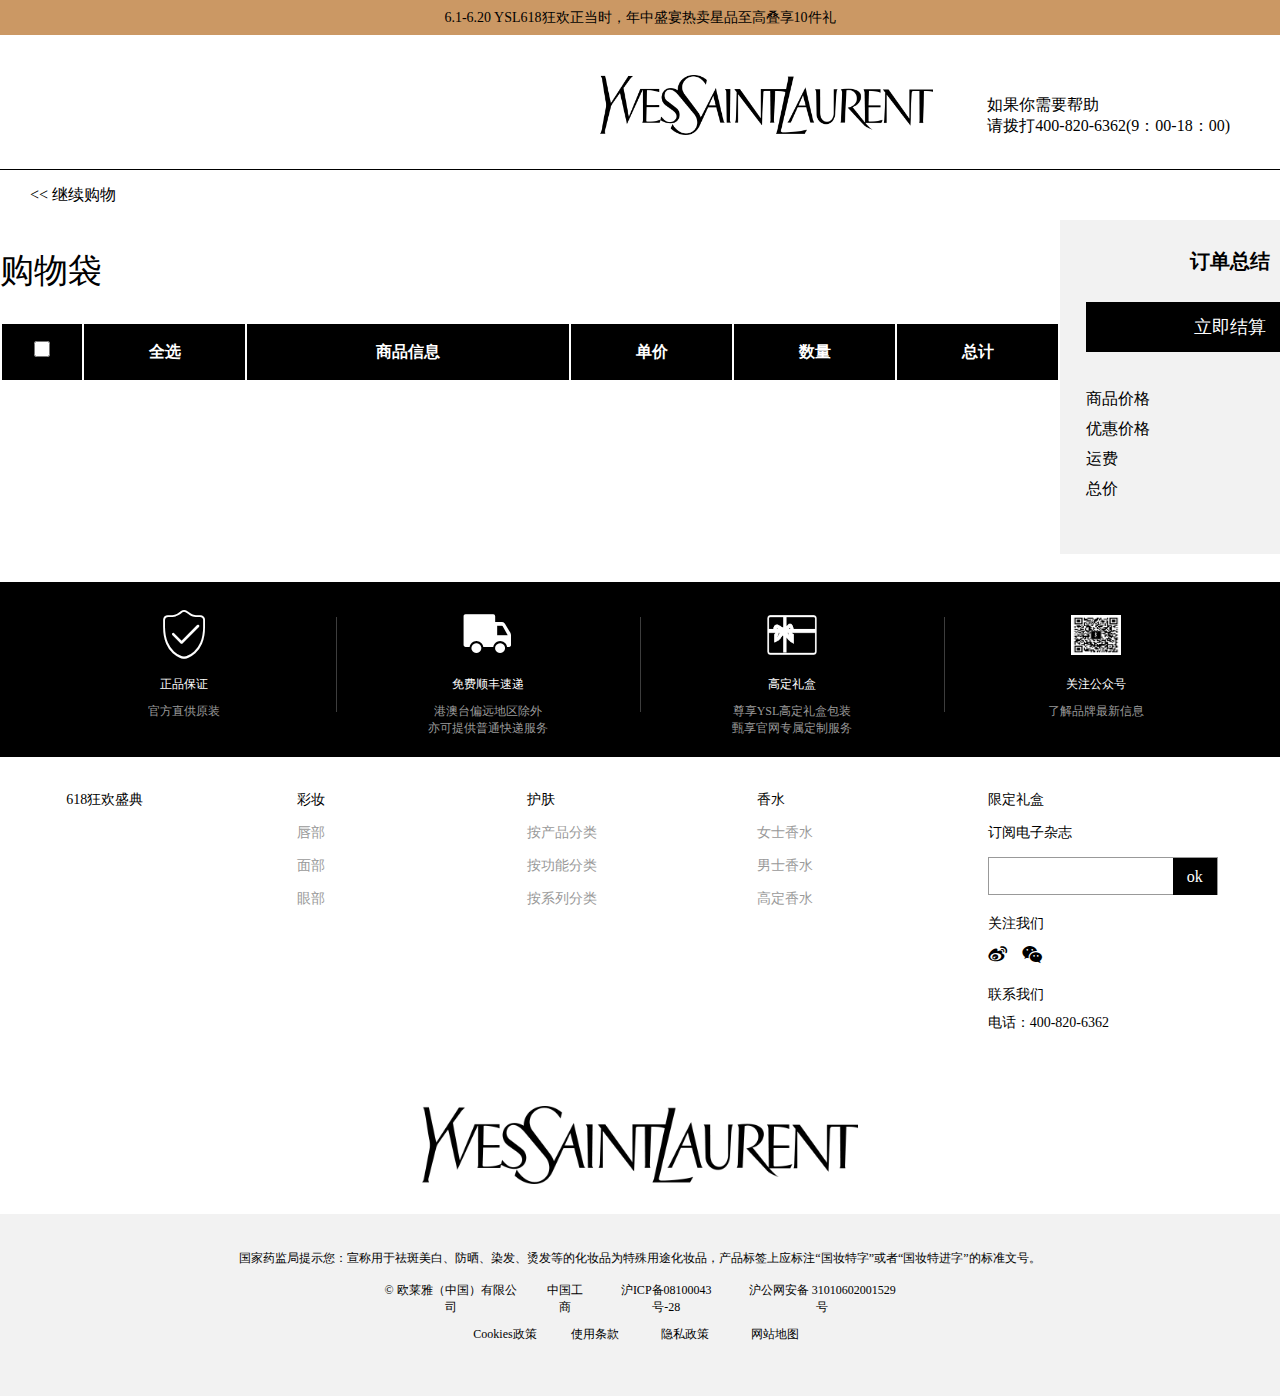
<file: cart.html>
<!DOCTYPE html>
<html lang="en">

<head>
    <meta charset="UTF-8">
    <meta http-equiv="X-UA-Compatible" content="IE=edge">
    <meta name="viewport" content="width=device-width, initial-scale=1.0">
    <title>购物车</title>
    <link rel="stylesheet" href="./css/cart.css">
    <link rel="stylesheet" href="./css/base.css">
    <link rel="stylesheet" href="./css/index.css">
    <script src="./static/javascripts/axios.min.js"></script>
    <link rel="stylesheet" href="./static/font/iconfont.css">

<body>
    <header class="section">
        <p class="TopInformation">
            6.1-6.20 YSL618狂欢正当时，年中盛宴热卖星品至高叠享10件礼
        </p>
    </header>
    <div id="cart-headerWrap">
        <div class="cart-header">
            <img src="./static/img/download.png" alt="">
            <span class="callme">如果你需要帮助<br>请拨打400-820-6362(9：00-18：00)</span>
        </div>
    </div>
    <div id="mainWrap">
        <a href="details.html">
            << 继续购物</a>
                <div class="main">
                    <div class="cart">
                        <h1>购物袋</h1>
                        <table class="cart-list">
                            <thead>
                                <tr>
                                    <th><input class="all-ipt" type="checkbox"></th>
                                    <th>全选</th>
                                    <th>商品信息</th>
                                    <th>单价</th>
                                    <th>数量</th>
                                    <th>总计</th>
                                </tr>
                            </thead>
                            <tbody id="plist">
                                <!-- <tr>
                            <td><input class="check" type="checkbox"></td>
                            <td><img src="../img/middle (4).jpg" alt=""></td>
                            <td>name<button data-pid="${pObj.pid}" type="button"
                                    class="btn btn-danger del-btn">删除</button></td>
                            <td>price</td>
                            <td>
                                <div class="num">
                                    <button onclick="minus()" class="minus">-</button>
                                    <input type="text" value="1" id="amount">
                                    <button onclick="add()" class="add">+</button>
                                </div>
                            </td>
                            <td>pprice</td>
                        </tr> -->
                            </tbody>
                        </table>
                    </div>
                    <div class="money">
                        <div class="dingdan">
                            <h3>订单总结</h3>
                            <button>立即结算</button>
                            <ul>
                                <li>
                                    <span>商品价格</span>
                                    <span class="d-price">￥</span>
                                </li>
                                <li>
                                    <span>优惠价格</span>
                                    <span>￥0</span>
                                </li>
                                <li>
                                    <span>运费</span>
                                    <span>￥0</span>
                                </li>
                                <li>
                                    <span>总价</span>
                                    <span class="zong">￥</span>
                                </li>
                            </ul>
                        </div>
                    </div>
                </div>
    </div>
    <footer class="section">
        <div class="footer-topcontent">
              <ul class="float-clearfix">
                    <li>
                          <div class="iconfont icon-zhengpin"></div>
                          <p class="main-text">正品保证</p>
                          <p class="sub-text">官方直供原装</p>
                    </li>
                    <li>
                          <div class="iconfont icon-wuliu"></div>
                          <p class="main-text">免费顺丰速递</p>
                          <p class="sub-text">
                                港澳台偏远地区除外
                                <br>
                                亦可提供普通快递服务
                          </p>

                    </li>
                    <li>
                          <div class="footer-qr">
                                <img src="./static/img/9.png" alt="">
                          </div>
                          <p class="main-text">高定礼盒</p>
                          <p class="sub-text">
                                尊享YSL高定礼盒包装
                                <br>
                                甄享官网专属定制服务
                          </p>
                    </li>
                    <li>
                          <div class="footer-qr">
                                <img src="./static/img/8.png" alt="">
                          </div>
                          <p class="main-text">关注公众号</p>
                          <p class="sub-text">了解品牌最新信息</p>
                    </li>
              </ul>
        </div>
        <div class="footer-content">
              <div class="footer-nav">
                    <ul>
                          <li>
                                618狂欢盛典
                          </li>
                    </ul>
              </div>
              <div class="footer-nav">
                    <ul>
                          <li>彩妆</li>
                          <li>唇部</li>
                          <li>面部</li>
                          <li>眼部</li>
                    </ul>
              </div>
              <div class="footer-nav">
                    <ul>
                          <li>护肤</li>
                          <li>按产品分类</li>
                          <li>按功能分类</li>
                          <li>按系列分类</li>
                    </ul>
              </div>
              <div class="footer-nav">
                    <ul>
                          <li>香水</li>
                          <li>女士香水</li>
                          <li>男士香水</li>
                          <li>高定香水</li>
                    </ul>
              </div>
              <div class="footer-nav">
                    <p>限定礼盒</p>
                    <p>订阅电子杂志</p>
                    <div class="footer-input">
                          <input type="text"><span>ok</span>
                    </div>
                    <div class="footer-contact">
                          <p>关注我们</p>
                          <span class="iconfont icon-unie61d-copy"></span>
                          <span class="iconfont icon-weixin"></span>
                          <p>联系我们</p>
                          <p>
                                电话：400-820-6362
                          </p>
                    </div>
              </div>

        </div>
        <div class="footer-logo">
              <img src="./static/img/download.png" alt="">
        </div>
        <div class="footer-bottom">
              <p>国家药监局提示您：宣称用于祛斑美白、防晒、染发、烫发等的化妆品为特殊用途化妆品，产品标签上应标注“国妆特字”或者“国妆特进字”的标准文号。</p>
              <ul class="statement">
                    <li>© 欧莱雅（中国）有限公司</li>
                    <li>
                          <a href="http://wap.scjgj.sh.gov.cn//businessCheck/verifKey.do?showType=extShow&serial=9031000020170518090333000001788070-SAIC_SHOW_310000-2012"
                                target="_blank">中国工商</a>
                    </li>
                    <li>
                          <a href="https://beian.miit.gov.cn/#/Integrated/index"
                                target="_blank">沪ICP备08100043号-28</a>
                    </li>
                    <li>
                          <a href="http://www.beian.gov.cn/portal/registerSystemInfo?recordcode=31010602001529"
                                target="_blank">沪公网安备 31010602001529号</a>
                    </li>
              </ul>
              <ul class="statement">
                    <li>
                          <a href="https://policy.lorealchina.com/cookiespolicy" target="_blank">Cookies政策</a>
                    </li>
                    <li>
                          <a href="https://policy.lorealchina.com/termsofusewebsite" target="_blank">使用条款</a>
                    </li>
                    <li>
                          <a href="https://policy.lorealchina.com/privacypolicy" target="_blank">隐私政策</a>
                    </li>
                    <li>
                          <a href="https://www.yslbeautycn.com/on/Sites-ysl-cn-Site/zh_CN/SiteMap-Start"
                                target="_blank">网站地图</a>
                    </li>
              </ul>
        </div>
  </footer>

    <script
        src="https://dss0.bdstatic.com/5aV1bjqh_Q23odCf/static/superman/js/lib/jquery-1-edb203c114.10.2.js"></script>

</body>

</html>
</file>
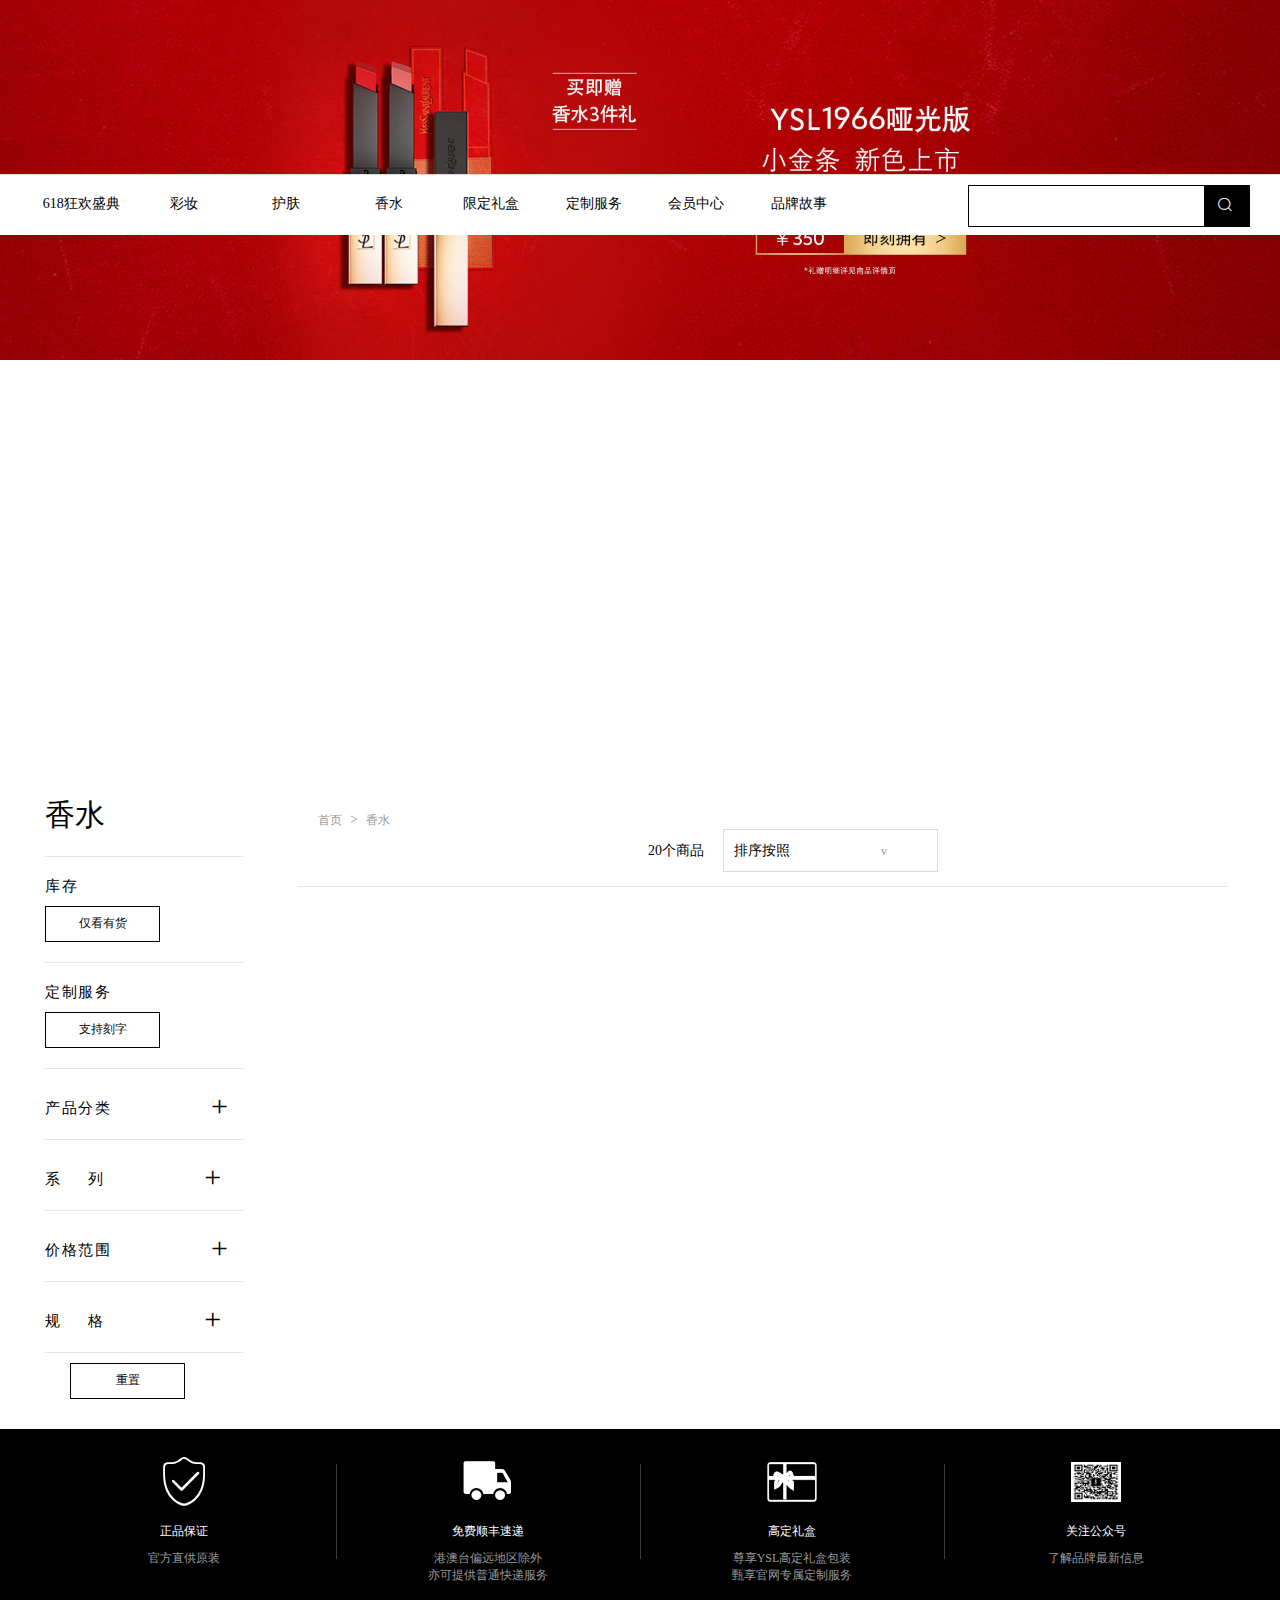
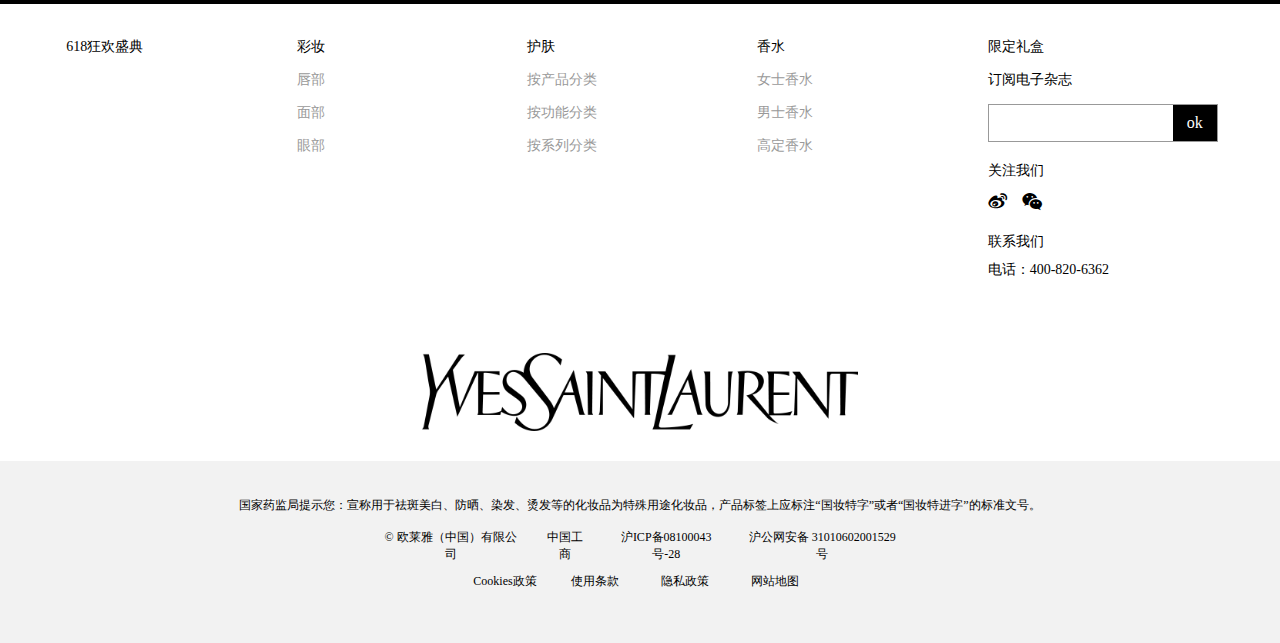
<file: list.html>
<!DOCTYPE html>
<html lang="en">

<head>
    <meta charset="UTF-8">
    <meta http-equiv="X-UA-Compatible" content="IE=edge">
    <meta name="viewport" content="width=device-width, initial-scale=1.0">
    <title>列表页面</title>
    <link rel="Shortcut Icon" href="https://res.yslbeautycn.com/favicon.ico">
    <link rel="stylesheet" href="https://cdn.bootcdn.net/ajax/libs/Swiper/6.5.8/swiper-bundle.css">
    <link rel="stylesheet" href="./static/font/iconfont.css">
    <link rel="stylesheet" href="./css/details.css">
</head>

<body>
    <!-- 头部 -->
    <header>
        <!-- 顶部信息栏 -->
        <p class="TopInformation">
            6.1-6.20 YSL618狂欢正当时，年中盛宴热卖星品至高叠享10件礼
        </p>
        <div class="header-container">
            <div class="header-containerLeft">
                <ul>
                    <li>
                        <span class="iconfont icon-location"></span>
                        <a href="#none">专柜查询</a>
                    </li>
                    <li>
                        <span class="iconfont icon-heidian"></span>
                        <a href="###" class="headerCall">客服中心</a>
                    </li>
                    <div class="callBox">
                        <div class="callLeft">
                            <h4>
                                我能帮到您什么？
                            </h4>
                            <div class="callButton">
                                <div>
                                    <p><a href="">常见问题</a></p>
                                    <p><a href="">订单跟踪</a></p>
                                    <p><a href="">订购信息</a></p>
                                </div>
                                <div>
                                    <p><a href="">选择我们的原因</a></p>
                                    <p><a href="">送货与退货</a></p>
                                    <p><a href="">通用销售条款</a></p>
                                </div>
                            </div>
                        </div>
                        <div class="callRight">
                            <h4>联系我们</h4>
                            <div>
                                <p style="font-weight: 700;">400-820-6362(9:00-18:00)</p>
                                <p><a href="">在线咨询</a></p>
                                <p>我们提供一周五天服务</p>
                            </div>
                        </div>

                    </div>
                </ul>
                <ul class="header-containerRight">
                    <li class="attention">
                        <span>关注我们</span>
                        <span class="iconfont icon-heidian"></span>
                    </li>
                    <li class="liTwo">
                        <span class="login"><a href="./login.html?ReturnUrl=./list.html"
                                style="color: black;">登录与注册</a></span>
                        <span class="iconfont icon-heidian"></span>
                        <span class="outLogin">退出</span>
                    </li>
                    <li>
                        <span class="iconfont icon-gouwudai1"></span>
                        <span>购物袋-0件商品</span>
                        <span class="iconfont icon-sanjiaojiantou"></span>
                    </li>
                </ul>
                <div class="header-attention">
                    <div class="attentionLeft" style="margin-right: 30px;">
                        <img src="./static/img/小程序.jpg" alt="">
                        <p>小程序商场</p>
                    </div>
                    <div class="“attentionRight">
                        <img src="./static/img/微信公众号.png" alt="">
                        <p>微信公众号</p>
                    </div>

                </div>
            </div>
            <!-- logo -->
            <div class="logo">
                <a href="./index.html"><img src="./static/img/download.png" alt=""></a>
            </div>
        </div>
    </header>
    <!-- 导航 -->
    <nav>
        <div class="navSlide">
            <div class="navbox">
                <ul class="nav">
                    <li><a href="./list.html">
                            618狂欢盛典
                        </a></li>
                    <li class="btn1"><a href="./list.html">
                            彩妆
                        </a></li>
                    <li class="btn2"><a href="./list.html">
                            护肤
                        </a></li>
                    <li class="btn3"><a href="./list.html">
                            香水
                        </a></li>
                    <li>限定礼盒</li>
                    <li>定制服务</li>
                    <li>会员中心</li>
                    <li>品牌故事</li>
                </ul>
                <!-- 搜索框 -->
                <div class="navRight">
                    <form action="">
                        <div class="search">
                            <input type="text" id="search">
                            <ul id="list">

                            </ul>
                            <span class="iconfont icon-fangdajing" style="font-size: 30px;"></span>
                        </div>

                    </form>
                </div>
            </div>

            <!-- 二级菜单 -->

            <div class="submenu">
                <!-- 彩妆二级菜单 -->
                <div class="makeUpSubmenu makeUpSubmenu1">
                    <!-- 菜单 -->
                    <div class="submenuTop">
                        <ul>
                            <li>唇部</li>
                            <li>唇膏</li>
                            <li>唇釉</li>
                        </ul>
                        <ul>
                            <li>面部</li>
                            <li>妆前隔离</li>
                            <li>粉底</li>
                            <li>粉饼</li>
                            <li>明彩笔</li>
                            <li>散粉</li>
                            <li>腮红</li>
                        </ul>
                        <ul>
                            <li>眼部</li>
                            <li>睫毛膏</li>
                            <li>眉笔</li>
                            <li>眼影</li>
                        </ul>
                    </div>
                    <!-- 菜单图片 -->
                    <div class="submenuButton">
                        <div class="ImgLeft">
                            <img src="./static/img/小金条.jpg" alt="">
                            <p>YSL「小金条」N°1966</p>
                        </div>
                        <div class="ImgRight">
                            <img src="./static/img/气垫.jpg" alt="">
                            <p>YSL「皮气垫」星芒限定版</p>
                        </div>
                    </div>
                </div>
                <!-- 护肤二级菜单 -->
                <div class="makeUpSubmenu makeUpSubmenu2">
                    <!-- 菜单 -->
                    <div class="submenuTop">
                        <ul>
                            <li>按产品分类</li>
                            <li>隔离防晒</li>
                            <li>卸妆清洁</li>
                            <li>爽肤水</li>
                            <li>精华</li>
                            <li>面霜/乳液</li>
                            <li>眼唇护理</li>
                        </ul>
                        <ul>
                            <li>按功能分类</li>
                            <li>全校青春</li>
                            <li>至臻奢护</li>
                            <li>基础亮颜</li>
                        </ul>
                        <ul>
                            <li>按系列分类</li>
                            <li>高能修护系列</li>
                            <li>妍活青春</li>
                            <li>藏金奢妍</li>
                            <li>超模绝密</li>
                        </ul>
                    </div>
                    <!-- 菜单图片 -->
                    <div class="submenuButton">
                        <div class="ImgLeft">
                            <img src="./static/img/精华.jpg" alt="">
                            <p>圣罗兰夜皇后精华</p>
                        </div>
                        <div class="ImgRight">
                            <img src="./static/img/防晒.jpg" alt="">
                            <p>高能小滴管防晒乳</p>
                        </div>
                    </div>
                </div>

                <!-- 香水二级菜单 -->
                <div class="makeUpSubmenu makeUpSubmenu3">
                    <!-- 菜单 -->
                    <div class="submenuTop">
                        <ul>
                            <li>女士香水</li>
                            <li>全新圣罗兰女士香水</li>
                            <li>反转巴黎香水</li>
                            <li>黑色奥飘茗香水</li>
                        </ul>
                        <ul>
                            <li>男士香水</li>
                            <li>Y男士香水</li>
                        </ul>
                        <ul>
                            <li>高定香水</li>
                            <li>衣典香水</li>
                        </ul>
                    </div>
                    <!-- 菜单图片 -->
                    <div class="submenuButton">
                        <div class="ImgLeft">
                            <img src="./static/img/香水.jpg" alt="">
                            <p>全新圣罗兰女士香水</p>
                        </div>
                        <div class="ImgRight">
                            <img src="./static/img/翻转巴黎.jpg" alt="">
                            <p>圣罗兰反转巴黎女士香水</p>
                        </div>
                    </div>
                </div>

            </div>
        </div>
    </nav>
    <!-- 轮播图 -->
    <div class="swiper-container" id="swiper">
        <!-- 图片 -->
        <div class="swiper-wrapper swiper-wrapper-one">
            <div class="swiper-slide swiper-slide-active">
                <img src="./static/img/download.jpg" alt="">
            </div>
            <div class="swiper-slide">
                <img src="./static/img/download-1.jpg" alt="">
            </div>
            <div class="swiper-slide">
                <img src="./static/img/download-2.jpg" alt="">
            </div>
            <div class="swiper-slide">
                <img src="./static/img/download-3.jpg" alt="">
            </div>
            <div class="swiper-slide">
                <img src="./static/img/download-4.jpg" alt="">
            </div>
        </div>
        <!-- 下一个按钮 -->
        <div class="swiper-button-next"></div>
        <!-- <div class="swiper-button-next swiper-button-white" style="width: 20px;"></div> -->
        <!-- 上一个按钮 -->
        <div class="swiper-button-prev"></div>
        <!-- <div class="swiper-button-prev swiper-button-white"></div> -->
        <!-- 分页器 -->
        <div class="swiper-pagination swiper-pagination-clickable swiper-pagination-bullets">
            <span class="swiper-pagination-bullet  swiper-pagination-bullet-active"></span>
            <span class="swiper-pagination-bullet"></span>
            <span class="swiper-pagination-bullet"></span>
            <span class="swiper-pagination-bullet"></span>
            <span class="swiper-pagination-bullet"></span>
        </div>
    </div>
    <!-- 旁边的 -->
    <aside>
        <div>
            <span class="iconfont icon-tubiaoSVGchuli-" style="font-size: 26px;"></span>
        </div>
        <div class="goTop">
            <span class="iconfont icon-sanjiao-r-copy" style="font-size: 26px; color: black;"></span>
        </div>
    </aside>
    <!-- 主体部分 -->
    <main>
        <!-- 左边的库存 -->
        <div class="boxLeft">
            <p class="boxtitle">香水</p>
            <!-- 库存 -->
            <div class="repertory">
                <p>库存</p>
                <a href="###">仅看有货</a>
            </div>
            <!-- 服务 -->
            <div class="serve">
                <p>定制服务</p>
                <a href="###">支持刻字</a>
            </div>
            <!-- 分类 -->
            <div class="classify">
                <p>产品分类</p><span>+</span>
            </div>
            <!-- 系列 -->
            <div class="catena">
                <p>系 &nbsp; &nbsp; 列</p><span>+</span>
            </div>
            <!-- 价格 -->
            <div class="price">
                <p>价格范围</p><span>+</span>
            </div>
            <!-- 规格 -->
            <div class="specification">
                <p>规 &nbsp; &nbsp; 格</p><span>+</span>
            </div>
            <!-- 重置 -->
            <a href="###" class="resetting">重置</a>
        </div>
        <!-- 右边的香水 需要数据渲染 -->
        <div class="boxRight">
            <!-- 库存数量 -->
            <div class="tab">
                <div class="tabword">
                    <ul>
                        <li>
                            <a href="##">首页</a>
                        </li>
                        <li>
                            <a href="##">香水</a>
                        </li>
                    </ul>
                </div>
                <div class="product">
                    <p class="product-num">20个商品</p>
                    <div class="select">
                        <a href="" class="btn1">
                            <span>排序按照</span>
                            <span>v</span>
                        </a>
                    </div>
                </div>

            </div>
            <!-- 所有香水数据 -->
            <div class="perfume">
                <!-- <div> 
                    <img src="https://res.yslbeautycn.com/resources/2021/5/31/16224747616052647_238X265.jpg?version=20210603200946843" alt="">
                    <p class="perfumeEn">MON PARIS INTENSEMENT</p>
                    <p class="perfumeCn">圣罗兰反转巴黎花耀香水</p>
                    <p class="perfumePrice">￥1130</p>
                    <a href="./lens.html" class="button">立即购买</a>
                </div> -->
            </div>
        </div>
        <div style="clear: both;"></div>
    </main>
    <footer>
        <div class="footer-topcontent">
            <ul class="float-clearfix">
                <li>
                    <div class="iconfont icon-zhengpin"></div>
                    <p class="main-text">正品保证</p>
                    <p class="sub-text">官方直供原装</p>
                </li>
                <li>
                    <div class="iconfont icon-wuliu"></div>
                    <p class="main-text">免费顺丰速递</p>
                    <p class="sub-text">
                        港澳台偏远地区除外
                        <br>
                        亦可提供普通快递服务
                    </p>

                </li>
                <li>
                    <div class="footer-qr">
                        <img src="./static/img/9.png" alt="">
                    </div>
                    <p class="main-text">高定礼盒</p>
                    <p class="sub-text">
                        尊享YSL高定礼盒包装
                        <br>
                        甄享官网专属定制服务
                    </p>
                </li>
                <li>
                    <div class="footer-qr">
                        <img src="./static/img/8.png" alt="">
                    </div>
                    <p class="main-text">关注公众号</p>
                    <p class="sub-text">了解品牌最新信息</p>
                </li>
            </ul>
        </div>
        <div class="footer-content">
            <div class="footer-nav">
                <ul>
                    <li>
                        618狂欢盛典
                    </li>
                </ul>
            </div>
            <div class="footer-nav">
                <ul>
                    <li>彩妆</li>
                    <li>唇部</li>
                    <li>面部</li>
                    <li>眼部</li>
                </ul>
            </div>
            <div class="footer-nav">
                <ul>
                    <li>护肤</li>
                    <li>按产品分类</li>
                    <li>按功能分类</li>
                    <li>按系列分类</li>
                </ul>
            </div>
            <div class="footer-nav">
                <ul>
                    <li>香水</li>
                    <li>女士香水</li>
                    <li>男士香水</li>
                    <li>高定香水</li>
                </ul>
            </div>
            <div class="footer-nav">
                <p>限定礼盒</p>
                <p>订阅电子杂志</p>
                <div class="footer-input">
                    <input type="text"><span>ok</span>
                </div>
                <div class="footer-contact">
                    <p>关注我们</p>
                    <span class="iconfont icon-unie61d-copy"></span>
                    <span class="iconfont icon-weixin"></span>
                    <p>联系我们</p>
                    <p>
                        电话：400-820-6362
                    </p>
                </div>
            </div>

        </div>
        <div class="footer-logo">
            <img src="./static/img/download.png" alt="">
        </div>
        <div class="footer-bottom">
            <p>国家药监局提示您：宣称用于祛斑美白、防晒、染发、烫发等的化妆品为特殊用途化妆品，产品标签上应标注“国妆特字”或者“国妆特进字”的标准文号。</p>
            <ul class="statement">
                <li>© 欧莱雅（中国）有限公司</li>
                <li>
                    <a href="http://wap.scjgj.sh.gov.cn//businessCheck/verifKey.do?showType=extShow&serial=9031000020170518090333000001788070-SAIC_SHOW_310000-2012"
                        target="_blank">中国工商</a>
                </li>
                <li>
                    <a href="https://beian.miit.gov.cn/#/Integrated/index" target="_blank">沪ICP备08100043号-28</a>
                </li>
                <li>
                    <a href="http://www.beian.gov.cn/portal/registerSystemInfo?recordcode=31010602001529"
                        target="_blank">沪公网安备 31010602001529号</a>
                </li>
            </ul>
            <ul class="statement">
                <li>
                    <a href="https://policy.lorealchina.com/cookiespolicy" target="_blank">Cookies政策</a>
                </li>
                <li>
                    <a href="https://policy.lorealchina.com/termsofusewebsite" target="_blank">使用条款</a>
                </li>
                <li>
                    <a href="https://policy.lorealchina.com/privacypolicy" target="_blank">隐私政策</a>
                </li>
                <li>
                    <a href="https://www.yslbeautycn.com/on/Sites-ysl-cn-Site/zh_CN/SiteMap-Start"
                        target="_blank">网站地图</a>
                </li>
            </ul>
        </div>
    </footer>

    <script src="https://cdn.bootcdn.net/ajax/libs/Swiper/6.5.8/swiper-bundle.js"></script>
    <script src="./static/javascripts/jQuery.js"></script>
    <!-- 懒加载 -->
    <script src="https://cdn.bootcdn.net/ajax/libs/jquery.lazyload/1.9.1/jquery.lazyload.js"></script>
    <script src="./static/javascripts/axios.min.js"></script>
    <script src="./static/layer/layer.js"></script>
    <script src="./js/list.js"></script>
</body>

</html>
</file>
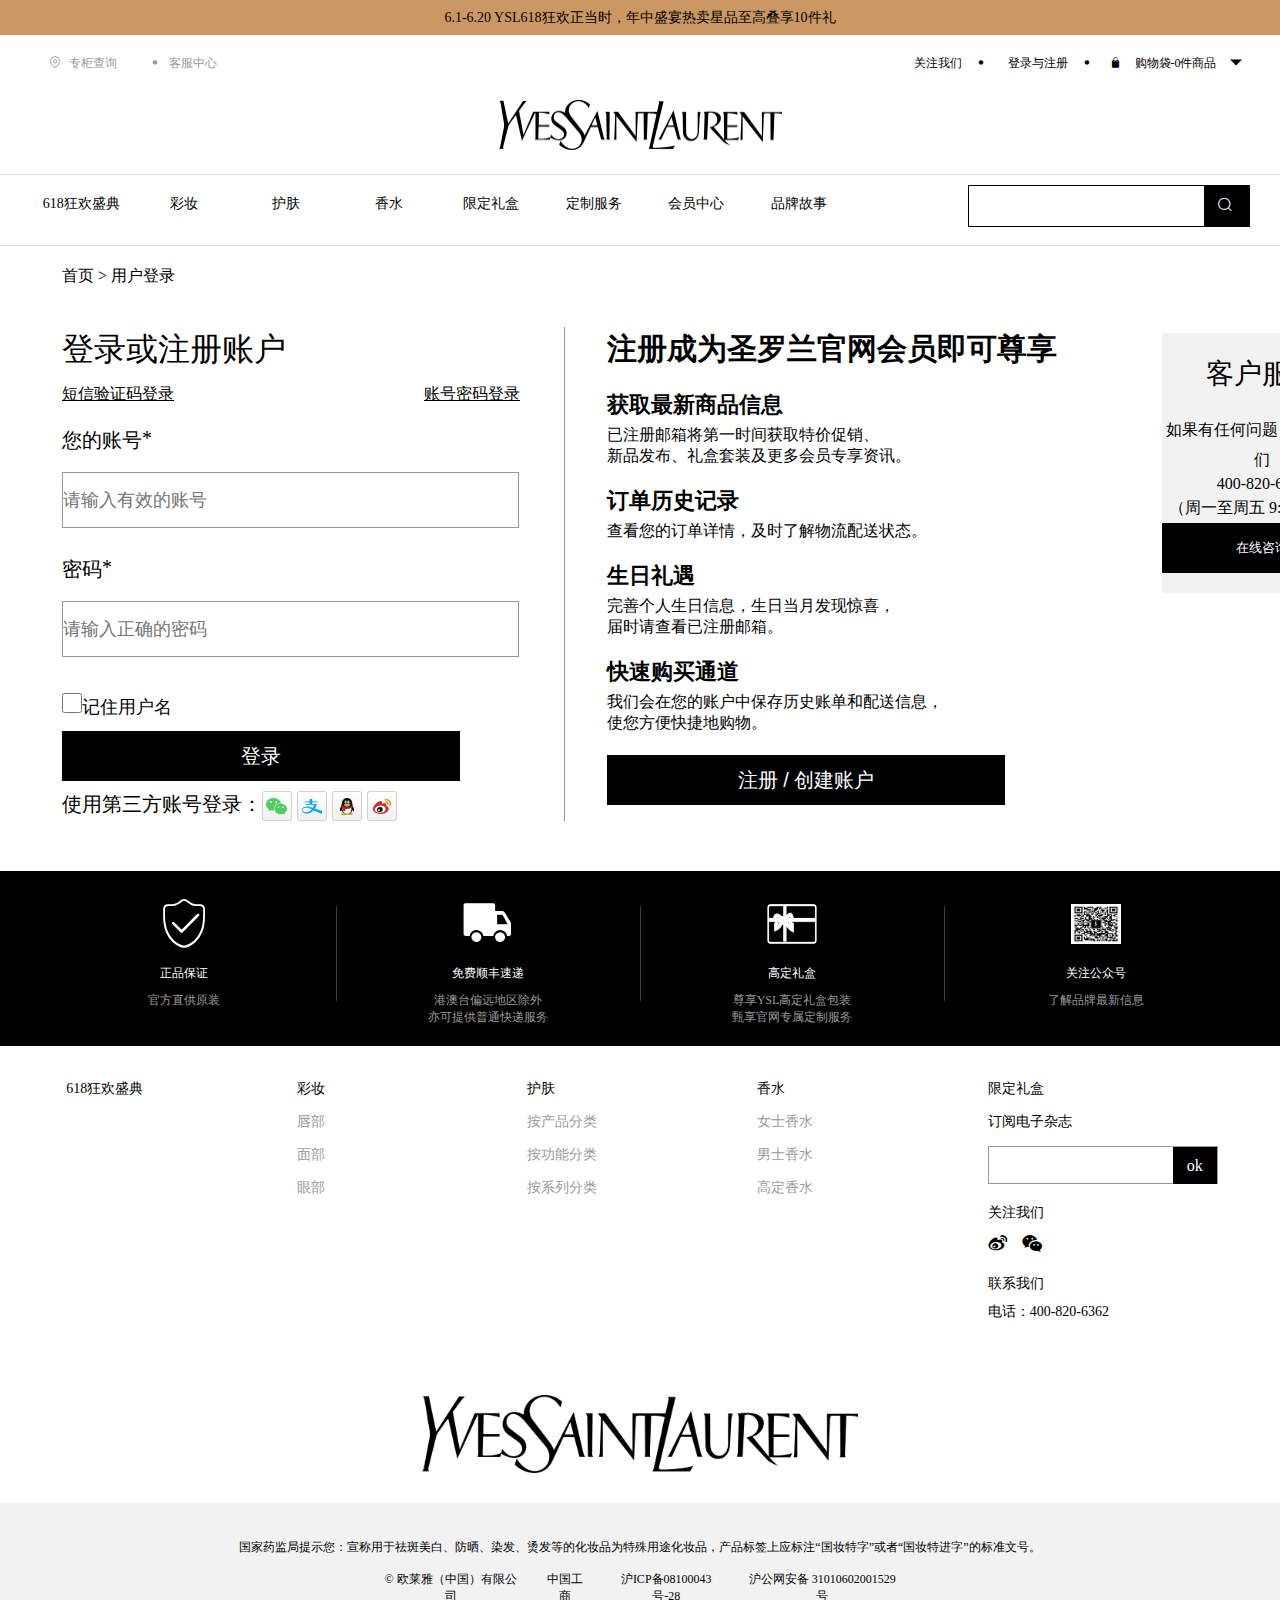
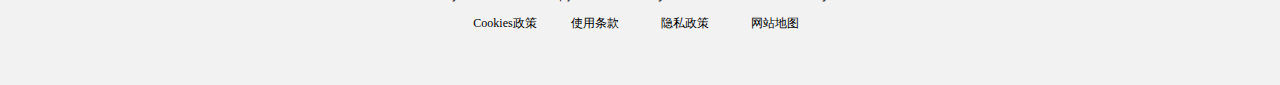
<file: login.html>
<!DOCTYPE html>
<html lang="en">

<head>
    <meta charset="UTF-8">
    <meta http-equiv="X-UA-Compatible" content="IE=edge">
    <meta name="viewport" content="width=device-width, initial-scale=1.0">
    <title>登录</title>
    <link rel="Shortcut Icon" href="https://res.yslbeautycn.com/favicon.ico">
    <link rel="stylesheet" href="./css/login.css">
    <link rel="stylesheet" href="./css/lens.css">
    <script src="./static/javascripts/axios.min.js"></script>
    <link rel="stylesheet" href="./static/font/iconfont.css">

<body>
    <!-- 头部 -->
    <header class="section">
        <!-- 顶部信息栏 -->
        <p class="TopInformation">
            6.1-6.20 YSL618狂欢正当时，年中盛宴热卖星品至高叠享10件礼
        </p>
        <div class="header-container">
            <div class="header-containerLeft">
                <ul>
                    <li>
                        <span class="iconfont icon-location"></span>
                        <a href="https://www.yslbeautycn.com/stores">专柜查询</a>
                    </li>
                    <li>
                        <span class="iconfont icon-heidian"></span>
                        <a href="###" class="headerCall">客服中心</a>
                    </li>
                    <div class="callBox">
                        <div class="callLeft">
                            <h4>
                                我能帮到您什么？
                            </h4>
                            <div class="callButton">
                                <div>
                                    <p><a href="">常见问题</a></p>
                                    <p><a href="">订单跟踪</a></p>
                                    <p><a href="">订购信息</a></p>
                                </div>
                                <div>
                                    <p><a href="">选择我们的原因</a></p>
                                    <p><a href="">送货与退货</a></p>
                                    <p><a href="">通用销售条款</a></p>
                                </div>
                            </div>
                        </div>
                        <div class="callRight">
                            <h4>联系我们</h4>
                            <div>
                                <p style="font-weight: 700;">400-820-6362(9:00-18:00)</p>
                                <p><a href="">在线咨询</a></p>
                                <p>我们提供一周五天服务</p>
                            </div>
                        </div>

                    </div>
                </ul>
                <ul class="header-containerRight">
                    <li class="attention">
                        <span>关注我们</span>
                        <span class="iconfont icon-heidian"></span>
                    </li>
                    <li>
                        <span>登录与注册</span>
                        <span class="iconfont icon-heidian"></span>
                    </li>
                    <li>
                        <span class="iconfont icon-gouwudai1"></span>
                        <span>购物袋-0件商品</span>
                        <span class="iconfont icon-sanjiaojiantou"></span>
                    </li>
                </ul>
                <div class="header-attention">
                    <div class="attentionLeft" style="margin-right: 30px;">
                        <img src="./static/img/小程序.jpg" alt="">
                        <p>小程序商场</p>
                    </div>
                    <div class="“attentionRight">
                        <img src="./static/img/微信公众号.png" alt="">
                        <p>微信公众号</p>
                    </div>

                </div>
            </div>
            <!-- logo -->
            <div class="logo">
                <a href="./index.html"><img src="./static/img/download.png" alt=""></a>
            </div>
        </div>
    </header>
    <!-- 导航 -->
    <nav>
        <div class="navSlide">
            <div class="navbox">
                <ul class="nav">
                    <li><a href="./list.html">
                            618狂欢盛典
                        </a></li>
                    <li class="btn1"><a href="./list.html">
                            彩妆
                        </a></li>
                    <li class="btn2"><a href="./list.html">
                            护肤
                        </a></li>
                    <li class="btn3"><a href="./list.html">
                            香水
                        </a></li>
                    <li>限定礼盒</li>
                    <li>定制服务</li>
                    <li>会员中心</li>
                    <li>品牌故事</li>
                </ul>
                <!-- 搜索框 -->
                <div class="navRight">
                    <form action="">
                        <div class="search">
                            <input type="text" id="search">
                            <ul id="list">

                            </ul>
                            <span class="iconfont icon-fangdajing" style="font-size: 30px;"></span>
                        </div>

                    </form>
                </div>
            </div>

            <!-- 二级菜单 -->

            <div class="submenu">
                <!-- 彩妆二级菜单 -->
                <div class="makeUpSubmenu makeUpSubmenu1">
                    <!-- 菜单 -->
                    <div class="submenuTop">
                        <ul>
                            <li>唇部</li>
                            <li>唇膏</li>
                            <li>唇釉</li>
                        </ul>
                        <ul>
                            <li>面部</li>
                            <li>妆前隔离</li>
                            <li>粉底</li>
                            <li>粉饼</li>
                            <li>明彩笔</li>
                            <li>散粉</li>
                            <li>腮红</li>
                        </ul>
                        <ul>
                            <li>眼部</li>
                            <li>睫毛膏</li>
                            <li>眉笔</li>
                            <li>眼影</li>
                        </ul>
                    </div>
                    <!-- 菜单图片 -->
                    <div class="submenuButton">
                        <div class="ImgLeft">
                            <img src="./static/img/小金条.jpg" alt="">
                            <p>YSL「小金条」N°1966</p>
                        </div>
                        <div class="ImgRight">
                            <img src="./static/img/气垫.jpg" alt="">
                            <p>YSL「皮气垫」星芒限定版</p>
                        </div>
                    </div>
                </div>
                <!-- 护肤二级菜单 -->
                <div class="makeUpSubmenu makeUpSubmenu2">
                    <!-- 菜单 -->
                    <div class="submenuTop">
                        <ul>
                            <li>按产品分类</li>
                            <li>隔离防晒</li>
                            <li>卸妆清洁</li>
                            <li>爽肤水</li>
                            <li>精华</li>
                            <li>面霜/乳液</li>
                            <li>眼唇护理</li>
                        </ul>
                        <ul>
                            <li>按功能分类</li>
                            <li>全校青春</li>
                            <li>至臻奢护</li>
                            <li>基础亮颜</li>
                        </ul>
                        <ul>
                            <li>按系列分类</li>
                            <li>高能修护系列</li>
                            <li>妍活青春</li>
                            <li>藏金奢妍</li>
                            <li>超模绝密</li>
                        </ul>
                    </div>
                    <!-- 菜单图片 -->
                    <div class="submenuButton">
                        <div class="ImgLeft">
                            <img src="./static/img/精华.jpg" alt="">
                            <p>圣罗兰夜皇后精华</p>
                        </div>
                        <div class="ImgRight">
                            <img src="./static/img/防晒.jpg" alt="">
                            <p>高能小滴管防晒乳</p>
                        </div>
                    </div>
                </div>

                <!-- 香水二级菜单 -->
                <div class="makeUpSubmenu makeUpSubmenu3">
                    <!-- 菜单 -->
                    <div class="submenuTop">
                        <ul>
                            <li>女士香水</li>
                            <li>全新圣罗兰女士香水</li>
                            <li>反转巴黎香水</li>
                            <li>黑色奥飘茗香水</li>
                        </ul>
                        <ul>
                            <li>男士香水</li>
                            <li>Y男士香水</li>
                        </ul>
                        <ul>
                            <li>高定香水</li>
                            <li>衣典香水</li>
                        </ul>
                    </div>
                    <!-- 菜单图片 -->
                    <div class="submenuButton">
                        <div class="ImgLeft">
                            <img src="./static/img/香水.jpg" alt="">
                            <p>全新圣罗兰女士香水</p>
                        </div>
                        <div class="ImgRight">
                            <img src="./static/img/翻转巴黎.jpg" alt="">
                            <p>圣罗兰反转巴黎女士香水</p>
                        </div>
                    </div>
                </div>

            </div>
        </div>
    </nav>
    <div id="mainWrap">
        <div class="main">
            <div class="main-left">
                <p><a href="index.html">首页</a> > <span>用户登录</span></p>
                <div class="login-reg1">
                    <div class="login">
                        <h3>登录或注册账户</h3>
                        <div class="login-way">
                            <a class="way1" href="#">短信验证码登录</a>
                            <a class="way2" href="#">账号密码登录</a>
                        </div>
                        <!-- 手机验证码登录 -->
                        <form class="form1" action="" style="display: none;">
                            <input class="ipt" type="text" placeholder="*手机号"><span class="span">请输入有效的手机号</span><br>
                            <input class="ipt" style="width: 306px;" type="text" placeholder="*验证码"><input class="ipt"
                                type="text" readonly="readonly" style="width: 60px;height: 30px;"><span
                                class="span">请输入有效的4位随机验证码</span><br>
                            <input class="ipt" style="width: 306px;" type="text" placeholder="*短信验证码"><button
                                style="width: 135px;margin-left: 6px;">发送</button><span class="span">请输入有效的短信验证码</span>
                        </form>
                        <!-- 账号密码登录 -->
                        <form class="form2" action="" style="display: block;">
                            <p>您的账号<span>*</span></p>
                            <input id="inputUsername" class="ipt" type="text" placeholder="请输入有效的账号"><span
                                class="span">请输入有效的手机号</span>
                            <p>密码<span>*</span></p>
                            <input id="inputPassword" class="ipt" type="password" placeholder="请输入正确的密码"><span
                                class="span">请输入正确的密码</span><br>
                            <input style="width: 20px;height:20px;" type="checkbox"><span
                                style="line-height: 20px;font-size: 18px;">记住用户名</span>
                        </form>
                        <button id="login-btn" class="log">登录</button>
                        <p>使用第三方账号登录：<img src="./static/img/WeChat.jpg" alt=""><img src="./static/img/Alipay.jpg"
                                alt=""><img src="./static/img/QQ.jpg" alt=""><img src="./static/img/microblog.jpg"
                                alt=""></p>
                    </div>
                    <div class="reg">
                        <h4>注册成为圣罗兰官网会员即可尊享</h4>
                        <ul>
                            <li>
                                <p>获取最新商品信息</p>
                                <span>已注册邮箱将第一时间获取特价促销、<br>新品发布、礼盒套装及更多会员专享资讯。</span>
                            </li>
                            <li>
                                <p>订单历史记录</p>
                                <span>查看您的订单详情，及时了解物流配送状态。</span>
                            </li>
                            <li>
                                <p>生日礼遇</p>
                                <span>完善个人生日信息，生日当月发现惊喜，<br>届时请查看已注册邮箱。</span>
                            </li>
                            <li>
                                <p>快速购买通道</p>
                                <span>我们会在您的账户中保存历史账单和配送信息，<br>使您方便快捷地购物。<br><a href="#">(了解更多隐私政策)</a></span>
                            </li>
                        </ul>
                        <button><a href="./register.html?ReturnUrl=./login.html">注册 / 创建账户</a></button>
                    </div>
                </div>
                </form>
            </div>
            <div class="main-right">
                <div class="main-right-bottom">
                    <div class="title">客户服务</div>
                    <p>如果有任何问题，请联系我们</p>
                    <span class="iconfont icon-dianhua">400-820-6362</span>
                    <p>（周一至周五 9:00-18:00）</p>
                    <button><a href="#">在线咨询</a></button>
                </div>
            </div>
        </div>
    </div>
    <!-- 尾部 -->
    <footer class="section">
        <div class="footer-topcontent">
            <ul class="float-clearfix">
                <li>
                    <div class="iconfont icon-zhengpin"></div>
                    <p class="main-text">正品保证</p>
                    <p class="sub-text">官方直供原装</p>
                </li>
                <li>
                    <div class="iconfont icon-wuliu"></div>
                    <p class="main-text">免费顺丰速递</p>
                    <p class="sub-text">
                        港澳台偏远地区除外
                        <br>
                        亦可提供普通快递服务
                    </p>

                </li>
                <li>
                    <div class="footer-qr">
                        <img src="./static/img/9.png" alt="">
                    </div>
                    <p class="main-text">高定礼盒</p>
                    <p class="sub-text">
                        尊享YSL高定礼盒包装
                        <br>
                        甄享官网专属定制服务
                    </p>
                </li>
                <li>
                    <div class="footer-qr">
                        <img src="./static/img/8.png" alt="">
                    </div>
                    <p class="main-text">关注公众号</p>
                    <p class="sub-text">了解品牌最新信息</p>
                </li>
            </ul>
        </div>
        <div class="footer-content">
            <div class="footer-nav">
                <ul>
                    <li>
                        618狂欢盛典
                    </li>
                </ul>
            </div>
            <div class="footer-nav">
                <ul>
                    <li>彩妆</li>
                    <li>唇部</li>
                    <li>面部</li>
                    <li>眼部</li>
                </ul>
            </div>
            <div class="footer-nav">
                <ul>
                    <li>护肤</li>
                    <li>按产品分类</li>
                    <li>按功能分类</li>
                    <li>按系列分类</li>
                </ul>
            </div>
            <div class="footer-nav">
                <ul>
                    <li>香水</li>
                    <li>女士香水</li>
                    <li>男士香水</li>
                    <li>高定香水</li>
                </ul>
            </div>
            <div class="footer-nav">
                <p>限定礼盒</p>
                <p>订阅电子杂志</p>
                <div class="footer-input">
                    <input type="text"><span>ok</span>
                </div>
                <div class="footer-contact">
                    <p>关注我们</p>
                    <span class="iconfont icon-unie61d-copy"></span>
                    <span class="iconfont icon-weixin"></span>
                    <p>联系我们</p>
                    <p>
                        电话：400-820-6362
                    </p>
                </div>
            </div>

        </div>
        <div class="footer-logo">
            <img src="./static/img/download.png" alt="">
        </div>
        <div class="footer-bottom">
            <p>国家药监局提示您：宣称用于祛斑美白、防晒、染发、烫发等的化妆品为特殊用途化妆品，产品标签上应标注“国妆特字”或者“国妆特进字”的标准文号。</p>
            <ul class="statement">
                <li>© 欧莱雅（中国）有限公司</li>
                <li>
                    <a href="http://wap.scjgj.sh.gov.cn//businessCheck/verifKey.do?showType=extShow&serial=9031000020170518090333000001788070-SAIC_SHOW_310000-2012"
                        target="_blank">中国工商</a>
                </li>
                <li>
                    <a href="https://beian.miit.gov.cn/#/Integrated/index" target="_blank">沪ICP备08100043号-28</a>
                </li>
                <li>
                    <a href="http://www.beian.gov.cn/portal/registerSystemInfo?recordcode=31010602001529"
                        target="_blank">沪公网安备 31010602001529号</a>
                </li>
            </ul>
            <ul class="statement">
                <li>
                    <a href="https://policy.lorealchina.com/cookiespolicy" target="_blank">Cookies政策</a>
                </li>
                <li>
                    <a href="https://policy.lorealchina.com/termsofusewebsite" target="_blank">使用条款</a>
                </li>
                <li>
                    <a href="https://policy.lorealchina.com/privacypolicy" target="_blank">隐私政策</a>
                </li>
                <li>
                    <a href="https://www.yslbeautycn.com/on/Sites-ysl-cn-Site/zh_CN/SiteMap-Start"
                        target="_blank">网站地图</a>
                </li>
            </ul>
        </div>
    </footer>
    <script
        src="https://dss0.bdstatic.com/5aV1bjqh_Q23odCf/static/superman/js/lib/jquery-1-edb203c114.10.2.js"></script>
    <script src="./static/javascripts/axios.min.js"></script>
    <script src="./js/login.js"></script>
</body>

</html>
</file>
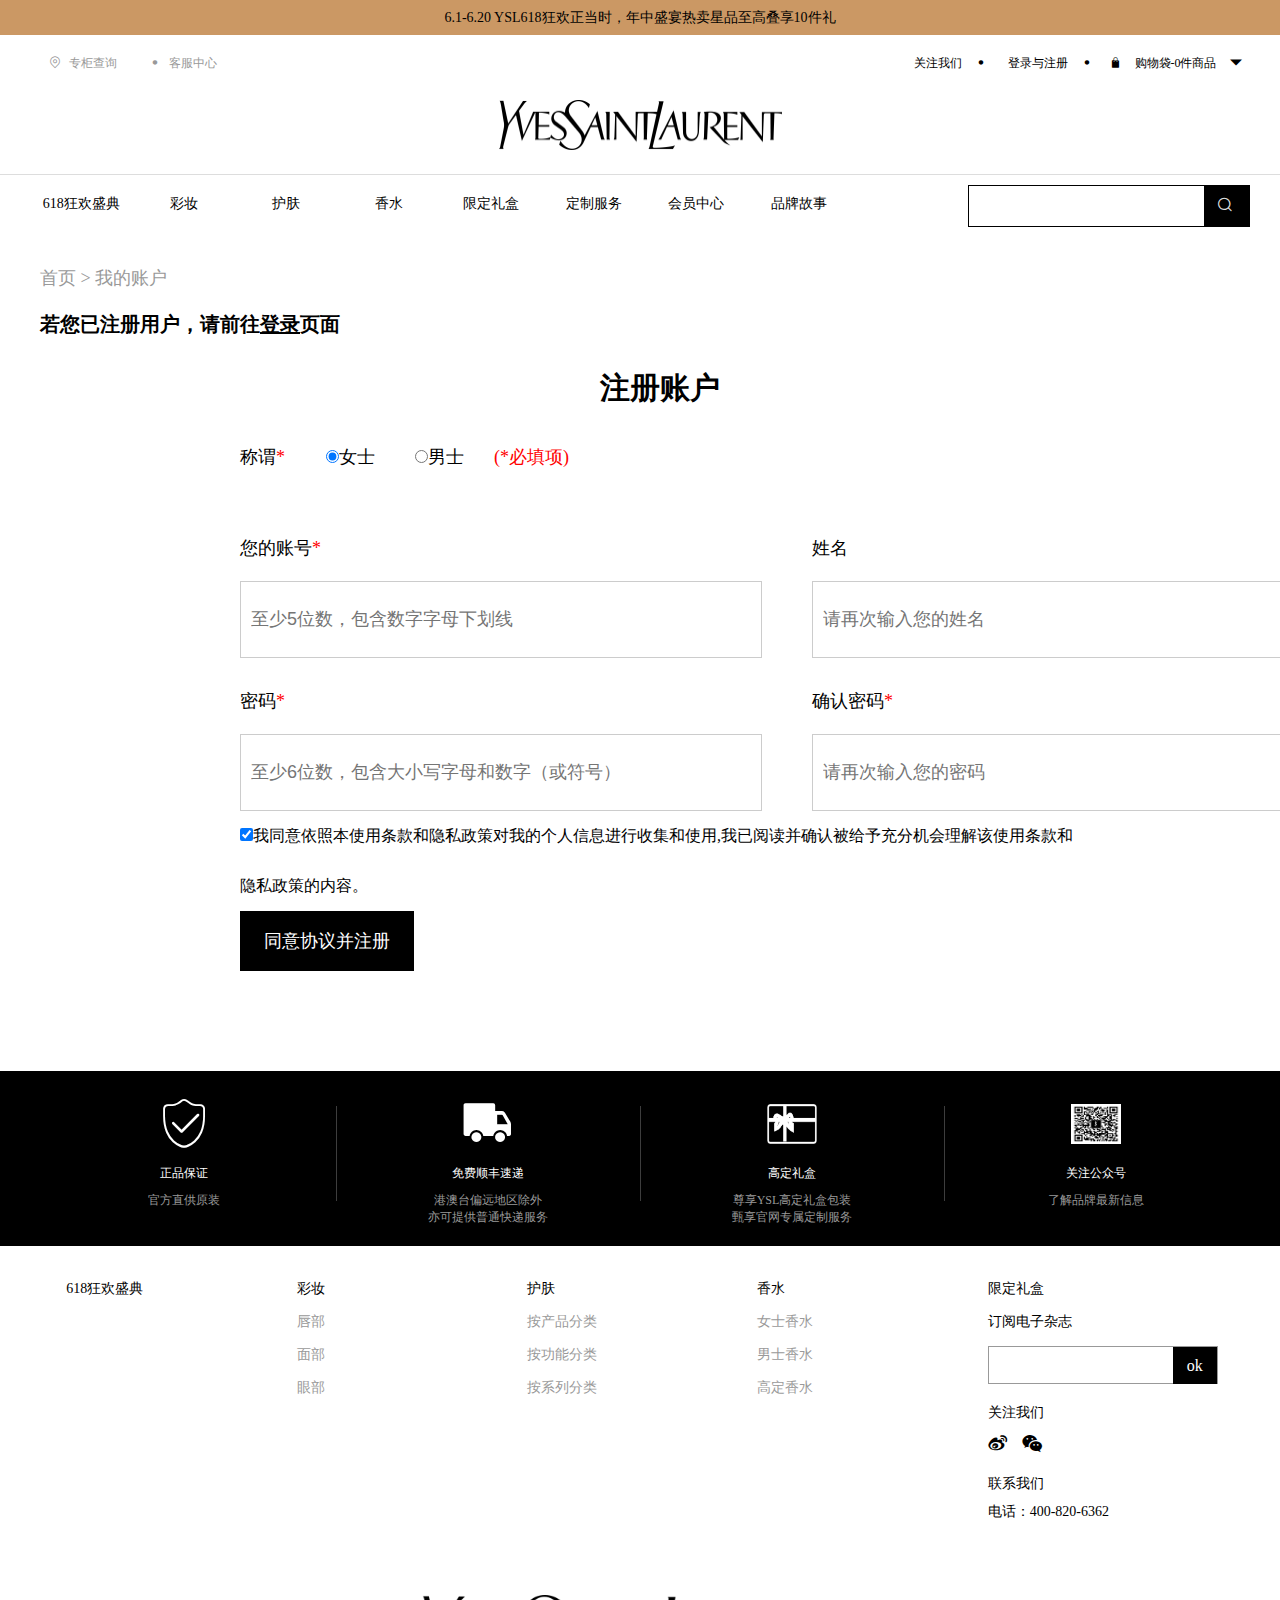
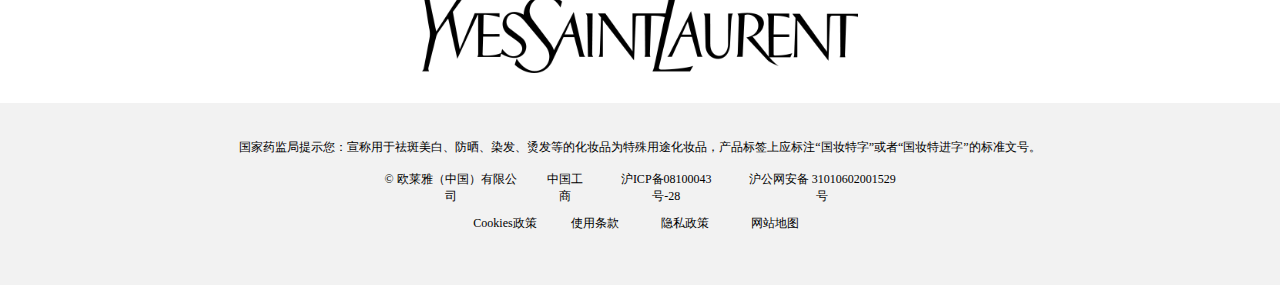
<file: register.html>
<!DOCTYPE html>
<html lang="en">

<head>
    <meta charset="UTF-8">
    <meta http-equiv="X-UA-Compatible" content="IE=edge">
    <meta name="viewport" content="width=device-width, initial-scale=1.0">
    <title>注册</title>
    <link rel="Shortcut Icon" href="https://res.yslbeautycn.com/favicon.ico">
    <link rel="stylesheet" href="./css/index.css">
    <link rel="stylesheet" href="./css/reg.css">
    <script src="./static/javascripts/axios.min.js"></script>
    <link rel="stylesheet" href="./static/font/iconfont.css">

<body>
    <!-- 头部 -->
    <header class="section">
        <!-- 顶部信息栏 -->
        <p class="TopInformation">
            6.1-6.20 YSL618狂欢正当时，年中盛宴热卖星品至高叠享10件礼
        </p>
        <div class="header-container">
            <div class="header-containerLeft">
                <ul>
                    <li>
                        <span class="iconfont icon-location"></span>
                        <a href="https://www.yslbeautycn.com/stores">专柜查询</a>
                    </li>
                    <li>
                        <span class="iconfont icon-heidian"></span>
                        <a href="###" class="headerCall">客服中心</a>
                    </li>
                    <div class="callBox">
                        <div class="callLeft">
                            <h4>
                                我能帮到您什么？
                            </h4>
                            <div class="callButton">
                                <div>
                                    <p><a href="">常见问题</a></p>
                                    <p><a href="">订单跟踪</a></p>
                                    <p><a href="">订购信息</a></p>
                                </div>
                                <div>
                                    <p><a href="">选择我们的原因</a></p>
                                    <p><a href="">送货与退货</a></p>
                                    <p><a href="">通用销售条款</a></p>
                                </div>
                            </div>
                        </div>
                        <div class="callRight">
                            <h4>联系我们</h4>
                            <div>
                                <p style="font-weight: 700;">400-820-6362(9:00-18:00)</p>
                                <p><a href="">在线咨询</a></p>
                                <p>我们提供一周五天服务</p>
                            </div>
                        </div>

                    </div>
                </ul>
                <ul class="header-containerRight">
                    <li class="attention">
                        <span>关注我们</span>
                        <span class="iconfont icon-heidian"></span>
                    </li>
                    <li>
                        <span>登录与注册</span>
                        <span class="iconfont icon-heidian"></span>
                    </li>
                    <li>
                        <span class="iconfont icon-gouwudai1"></span>
                        <span>购物袋-0件商品</span>
                        <span class="iconfont icon-sanjiaojiantou"></span>
                    </li>
                </ul>
                <div class="header-attention">
                    <div class="attentionLeft" style="margin-right: 30px;">
                        <img src="./static/img/小程序.jpg" alt="">
                        <p>小程序商场</p>
                    </div>
                    <div class="“attentionRight">
                        <img src="./static/img/微信公众号.png" alt="">
                        <p>微信公众号</p>
                    </div>

                </div>
            </div>
            <!-- logo -->
            <div class="logo">
                <a href="./index.html"><img src="./static/img/download.png" alt=""></a>
            </div>
        </div>
    </header>
    <!-- 导航 -->
    <nav>
        <div class="navSlide">
            <div class="navbox">
                <ul class="nav">
                    <li><a href="./list.html">
                            618狂欢盛典
                        </a></li>
                    <li class="btn1"><a href="./list.html">
                            彩妆
                        </a></li>
                    <li class="btn2"><a href="./list.html">
                            护肤
                        </a></li>
                    <li class="btn3"><a href="./list.html">
                            香水
                        </a></li>
                    <li>限定礼盒</li>
                    <li>定制服务</li>
                    <li>会员中心</li>
                    <li>品牌故事</li>
                </ul>
                <!-- 搜索框 -->
                <div class="navRight">
                    <form action="">
                        <div class="search">
                            <input type="text" id="search">
                            <ul id="list">

                            </ul>
                            <span class="iconfont icon-fangdajing" style="font-size: 30px;"></span>
                        </div>

                    </form>
                </div>
            </div>

            <!-- 二级菜单 -->

            <div class="submenu">
                <!-- 彩妆二级菜单 -->
                <div class="makeUpSubmenu makeUpSubmenu1">
                    <!-- 菜单 -->
                    <div class="submenuTop">
                        <ul>
                            <li>唇部</li>
                            <li>唇膏</li>
                            <li>唇釉</li>
                        </ul>
                        <ul>
                            <li>面部</li>
                            <li>妆前隔离</li>
                            <li>粉底</li>
                            <li>粉饼</li>
                            <li>明彩笔</li>
                            <li>散粉</li>
                            <li>腮红</li>
                        </ul>
                        <ul>
                            <li>眼部</li>
                            <li>睫毛膏</li>
                            <li>眉笔</li>
                            <li>眼影</li>
                        </ul>
                    </div>
                    <!-- 菜单图片 -->
                    <div class="submenuButton">
                        <div class="ImgLeft">
                            <img src="./static/img/小金条.jpg" alt="">
                            <p>YSL「小金条」N°1966</p>
                        </div>
                        <div class="ImgRight">
                            <img src="./static/img/气垫.jpg" alt="">
                            <p>YSL「皮气垫」星芒限定版</p>
                        </div>
                    </div>
                </div>
                <!-- 护肤二级菜单 -->
                <div class="makeUpSubmenu makeUpSubmenu2">
                    <!-- 菜单 -->
                    <div class="submenuTop">
                        <ul>
                            <li>按产品分类</li>
                            <li>隔离防晒</li>
                            <li>卸妆清洁</li>
                            <li>爽肤水</li>
                            <li>精华</li>
                            <li>面霜/乳液</li>
                            <li>眼唇护理</li>
                        </ul>
                        <ul>
                            <li>按功能分类</li>
                            <li>全校青春</li>
                            <li>至臻奢护</li>
                            <li>基础亮颜</li>
                        </ul>
                        <ul>
                            <li>按系列分类</li>
                            <li>高能修护系列</li>
                            <li>妍活青春</li>
                            <li>藏金奢妍</li>
                            <li>超模绝密</li>
                        </ul>
                    </div>
                    <!-- 菜单图片 -->
                    <div class="submenuButton">
                        <div class="ImgLeft">
                            <img src="./static/img/精华.jpg" alt="">
                            <p>圣罗兰夜皇后精华</p>
                        </div>
                        <div class="ImgRight">
                            <img src="./static/img/防晒.jpg" alt="">
                            <p>高能小滴管防晒乳</p>
                        </div>
                    </div>
                </div>

                <!-- 香水二级菜单 -->
                <div class="makeUpSubmenu makeUpSubmenu3">
                    <!-- 菜单 -->
                    <div class="submenuTop">
                        <ul>
                            <li>女士香水</li>
                            <li>全新圣罗兰女士香水</li>
                            <li>反转巴黎香水</li>
                            <li>黑色奥飘茗香水</li>
                        </ul>
                        <ul>
                            <li>男士香水</li>
                            <li>Y男士香水</li>
                        </ul>
                        <ul>
                            <li>高定香水</li>
                            <li>衣典香水</li>
                        </ul>
                    </div>
                    <!-- 菜单图片 -->
                    <div class="submenuButton">
                        <div class="ImgLeft">
                            <img src="./static/img/香水.jpg" alt="">
                            <p>全新圣罗兰女士香水</p>
                        </div>
                        <div class="ImgRight">
                            <img src="./static/img/翻转巴黎.jpg" alt="">
                            <p>圣罗兰反转巴黎女士香水</p>
                        </div>
                    </div>
                </div>

            </div>
        </div>
    </nav>
    <div id="mainWrap">
        <div class="main">
            <div class="main-left">
                <p><a href="index.html">首页</a> > <span>我的账户</span></p>
                <div class="way1">
                    <h2>若您已注册用户，请前往<a href="login.html">登录</a>页面</h2>
                </div>
                <form action="">
                    <h3>注册账户</h3>
                    <div class="box">
                        <div class="rad">
                            称谓<span>*</span>
                            <input id="women" type="radio" name="sex" value="女士" checked>女士
                            <input id="men" type="radio" name="sex" value="男士">男士
                        </div>
                        <span>(*必填项)</span>
                    </div>
                    <div class="info">
                        <div class="left">
                            <p>您的账号<span>*</span></p>
                            <input id="inputUsername" type="text" placeholder="至少5位数，包含数字字母下划线"><span
                                class="span">请输入有效的账号，至少5位数，包含数字字母下划线</span>
                            <p>密码<span>*</span></p>
                            <input id="inputPassword" type="password" placeholder="至少6位数，包含大小写字母和数字（或符号）"><span
                                class="span">至少8位数，包含大小写字母和数字下划线-</span>
                            <!-- <p>请输入验证码<span>*</span></p> -->
                            <!-- <input class="yan" type="text"> -->
                            <!-- 随机四位数 -->
                            <!-- <input type="text" readonly="readonly" style="width: 60px;height: 30px;"> -->
                            <!-- <i>看不清？</i><a class="ide" href="javascripts:void(0);">换一张</a> -->
                        </div>
                        <div class="right">
                            <p>姓名</p>
                            <input type="text" placeholder="请再次输入您的姓名">
                            <span class="span nameTag">请输入正确的姓名3-8位，包含中文数字字母下划线</span>
                            <p>确认密码<span>*</span></p>
                            <input type="password" placeholder="请再次输入您的密码">
                            <span class="span pwTwo">两次密码不一致</span>
                            <!-- <p>短信验证码<span>*</span></p>
                            <input class="yan" type="text">
                            <button>获取短信验证码</button><span class="span">请输入正确的验证码</span> -->
                        </div>
                    </div>
                    <input type="checkbox" checked><span
                        class="ys">我同意依照本使用条款和隐私政策对我的个人信息进行收集和使用,我已阅读并确认被给予充分机会理解该使用条款和隐私政策的内容。</span><br>
                    <a href="#none" class="ok" id="reg-btn">同意协议并注册</a>
                </form>
            </div>
        </div>
    </div>
    <!-- 尾部 -->
    <footer class="section">
        <div class="footer-topcontent">
            <ul class="float-clearfix">
                <li>
                    <div class="iconfont icon-zhengpin"></div>
                    <p class="main-text">正品保证</p>
                    <p class="sub-text">官方直供原装</p>
                </li>
                <li>
                    <div class="iconfont icon-wuliu"></div>
                    <p class="main-text">免费顺丰速递</p>
                    <p class="sub-text">
                        港澳台偏远地区除外
                        <br>
                        亦可提供普通快递服务
                    </p>

                </li>
                <li>
                    <div class="footer-qr">
                        <img src="./static/img/9.png" alt="">
                    </div>
                    <p class="main-text">高定礼盒</p>
                    <p class="sub-text">
                        尊享YSL高定礼盒包装
                        <br>
                        甄享官网专属定制服务
                    </p>
                </li>
                <li>
                    <div class="footer-qr">
                        <img src="./static/img/8.png" alt="">
                    </div>
                    <p class="main-text">关注公众号</p>
                    <p class="sub-text">了解品牌最新信息</p>
                </li>
            </ul>
        </div>
        <div class="footer-content">
            <div class="footer-nav">
                <ul>
                    <li>
                        618狂欢盛典
                    </li>
                </ul>
            </div>
            <div class="footer-nav">
                <ul>
                    <li>彩妆</li>
                    <li>唇部</li>
                    <li>面部</li>
                    <li>眼部</li>
                </ul>
            </div>
            <div class="footer-nav">
                <ul>
                    <li>护肤</li>
                    <li>按产品分类</li>
                    <li>按功能分类</li>
                    <li>按系列分类</li>
                </ul>
            </div>
            <div class="footer-nav">
                <ul>
                    <li>香水</li>
                    <li>女士香水</li>
                    <li>男士香水</li>
                    <li>高定香水</li>
                </ul>
            </div>
            <div class="footer-nav">
                <p>限定礼盒</p>
                <p>订阅电子杂志</p>
                <div class="footer-input">
                    <input type="text"><span>ok</span>
                </div>
                <div class="footer-contact">
                    <p>关注我们</p>
                    <span class="iconfont icon-unie61d-copy"></span>
                    <span class="iconfont icon-weixin"></span>
                    <p>联系我们</p>
                    <p>
                        电话：400-820-6362
                    </p>
                </div>
            </div>

        </div>
        <div class="footer-logo">
            <img src="./static/img/download.png" alt="">
        </div>
        <div class="footer-bottom">
            <p>国家药监局提示您：宣称用于祛斑美白、防晒、染发、烫发等的化妆品为特殊用途化妆品，产品标签上应标注“国妆特字”或者“国妆特进字”的标准文号。</p>
            <ul class="statement">
                <li>© 欧莱雅（中国）有限公司</li>
                <li>
                    <a href="http://wap.scjgj.sh.gov.cn//businessCheck/verifKey.do?showType=extShow&serial=9031000020170518090333000001788070-SAIC_SHOW_310000-2012"
                        target="_blank">中国工商</a>
                </li>
                <li>
                    <a href="https://beian.miit.gov.cn/#/Integrated/index" target="_blank">沪ICP备08100043号-28</a>
                </li>
                <li>
                    <a href="http://www.beian.gov.cn/portal/registerSystemInfo?recordcode=31010602001529"
                        target="_blank">沪公网安备 31010602001529号</a>
                </li>
            </ul>
            <ul class="statement">
                <li>
                    <a href="https://policy.lorealchina.com/cookiespolicy" target="_blank">Cookies政策</a>
                </li>
                <li>
                    <a href="https://policy.lorealchina.com/termsofusewebsite" target="_blank">使用条款</a>
                </li>
                <li>
                    <a href="https://policy.lorealchina.com/privacypolicy" target="_blank">隐私政策</a>
                </li>
                <li>
                    <a href="https://www.yslbeautycn.com/on/Sites-ysl-cn-Site/zh_CN/SiteMap-Start"
                        target="_blank">网站地图</a>
                </li>
            </ul>
        </div>
    </footer>
    <script
        src="https://dss0.bdstatic.com/5aV1bjqh_Q23odCf/static/superman/js/lib/jquery-1-edb203c114.10.2.js"></script>
    <script src="./static/javascripts/axios.min.js"></script>
    <script src="./static/layer/layer.js"></script>
    <script src="./js/register.js"></script>
</body>

</html>
</file>
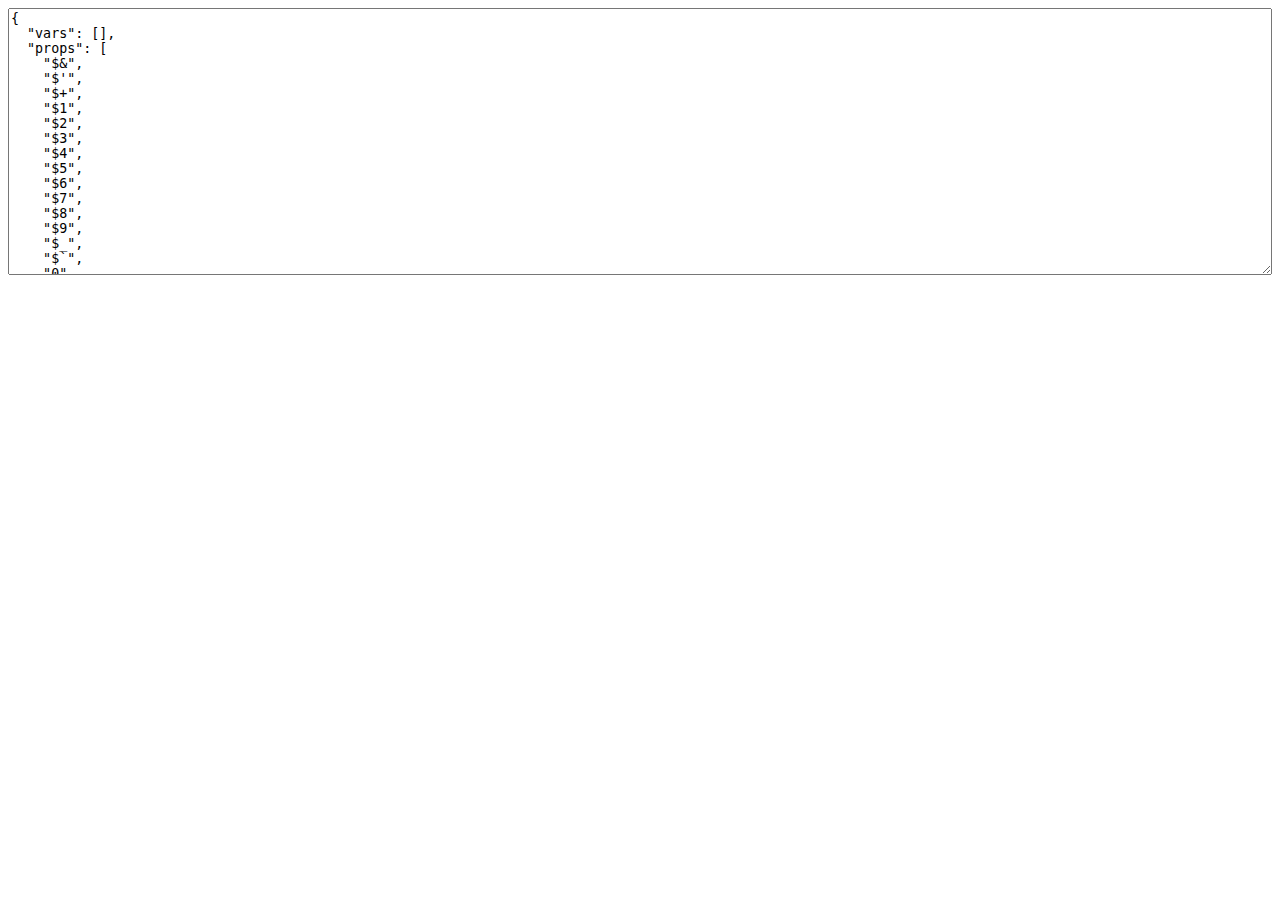
<file: server/src/node_modules/uglify-js/tools/props.html>
<html>
  <head>
  </head>
  <body>
    <script>(function(){
      var props = {};

      function addObject(obj) {
        if (obj == null) return;
        try {
          Object.getOwnPropertyNames(obj).forEach(add);
        } catch(ex) {}
        if (obj.prototype) {
          Object.getOwnPropertyNames(obj.prototype).forEach(add);
        }
        if (typeof obj == "function") {
          try {
            Object.getOwnPropertyNames(new obj).forEach(add);
          } catch(ex) {}
        }
      }

      function add(name) {
        props[name] = true;
      }

      Object.getOwnPropertyNames(window).forEach(function(thing){
        addObject(window[thing]);
      });

      try {
        addObject(new Event("click"));
        addObject(new Event("contextmenu"));
        addObject(new Event("mouseup"));
        addObject(new Event("mousedown"));
        addObject(new Event("keydown"));
        addObject(new Event("keypress"));
        addObject(new Event("keyup"));
      } catch(ex) {}

      var ta = document.createElement("textarea");
      ta.style.width = "100%";
      ta.style.height = "20em";
      ta.style.boxSizing = "border-box";
      <!-- ta.value = Object.keys(props).sort(cmp).map(function(name){ -->
      <!--   return JSON.stringify(name); -->
      <!-- }).join(",\n"); -->
      ta.value = JSON.stringify({
        vars: [],
        props: Object.keys(props).sort(cmp)
      }, null, 2);
      document.body.appendChild(ta);

      function cmp(a, b) {
        a = a.toLowerCase();
        b = b.toLowerCase();
        return a < b ? -1 : a > b ? 1 : 0;
      }
    })();</script>
  </body>
</html>
</file>
<file: css/index.css>
@charset "UTF-8";

* {
  margin: 0;
  padding: 0;
}

ul li {
  list-style: none;
}

a {
  color: #000;
  text-decoration: none;
}

header .TopInformation {
  width: 100%;
  height: 35px;
  background-color: #cb9864;
  font-size: 14px;
  text-align: center;
  line-height: 35px;
}

.header-container {
  text-align: center;
}

.header-container .header-containerLeft {
  display: flex;
  justify-content: space-between;
  margin: 0 30px;
}

.header-container .header-containerLeft ul {
  height: 25px;
  margin: 10px 0;
  display: flex;
  line-height: 25px;
  text-align: center;
}

.header-container .header-containerLeft ul li {
  width: 100px;
  font-size: 12px;
  color: #999;
}

.header-container .header-containerLeft ul li span {
  line-height: 25px;
  padding: 5px;
  font-size: 12px;
  display: inline-block;
  height: 25px;
}

.header-container .header-containerLeft ul li a {
  color: #999;
}

.header-container .header-containerLeft ul .callBox {
  width: 660px;
  padding: 30px;
  height: 150px;
  background-color: #fff;
  border: 1px solid #ddd;
  z-index: 10;
  position: absolute;
  top: 80px;
  left: 180px;
  display: none;
}

.header-container .header-containerLeft ul .callBox .callLeft {
  width: 330px;
  float: left;
}

.header-container .header-containerLeft ul .callBox .callLeft h4 {
  font-size: 18px;
  border-bottom: 1px solid #d9d9d9;
  padding-bottom: 20px;
  margin-bottom: 20px;
  font-weight: 700;
}

.header-container .header-containerLeft ul .callBox .callLeft .callButton {
  display: flex;
  justify-content: space-around;
}

.header-container .header-containerLeft ul .callBox .callLeft .callButton p {
  font-size: 14px;
}

.header-container .header-containerLeft ul .callBox .callLeft .callButton p a:hover {
  text-decoration: underline;
}

.header-container .header-containerLeft ul .callBox .callRight {
  width: 240px;
  margin-left: 30px;
  float: left;
}

.header-container .header-containerLeft ul .callBox .callRight h4 {
  font-size: 18px;
  border-bottom: 1px solid #d9d9d9;
  padding-bottom: 20px;
  margin-bottom: 20px;
  font-weight: 700;
}

.header-container .header-containerLeft ul .callBox .callRight div p {
  font-size: 14px;
}

.header-container .header-containerLeft ul .callBox .callRight div p a:hover {
  text-decoration: underline;
}

.header-container .header-containerLeft .header-containerRight li {
  width: 100px;
  color: black;
  cursor: pointer;
  position: relative;
}

.header-container .header-containerLeft .header-containerRight .outLogin {
  position: absolute;
  top: 20px;
  left: 20px;
  display: none;
}

.header-container .header-containerLeft .header-containerRight li:nth-last-child(2) {
  height: 50px;
  /* background-color: red; */
}


.header-container .header-containerLeft .header-containerRight li:nth-last-child(1) {
  width: 150px;
}

.header-container .header-containerLeft .header-attention {
  padding: 15px 15px 8px;
  background-color: #111;
  position: absolute;
  top: 80px;
  left: 850px;
  z-index: 10;
  box-shadow: 0px 0px 10px #ddd;
  display: none;
}

.header-container .header-containerLeft .header-attention div {
  float: left;
}

.header-container .header-containerLeft .header-attention div img {
  width: 130px;
}

.header-container .header-containerLeft .header-attention div p {
  color: #fff;
  font-size: 12px;
}

.header-container .logo {
  text-align: center;
  padding: 20px 0;
}

.header-container .logo img {
  width: 283px;
  height: 50px;
}

nav {
  width: 100%;
  z-index: 1000;
}

nav .navSlide {
  background-color: #fff;
  width: 100%;
  z-index: 111;
  position: relative;
}

nav .navSlide .navbox {
  height: 60px;
  border-top: 1px solid #ddd;
  background-color: #fff;
  width: 100%;
  z-index: 100;
}

nav .navSlide .navbox .nav {
  padding: 20px 30px;
  width: 820px;
  display: flex;
  text-align: center;
  float: left;
  position: static;
}

nav .navSlide .navbox .nav li {
  flex: 1;
  font-size: 14px;
  color: #000;
  cursor: pointer;
}

nav .navSlide .navbox .nav li:hover {
  color: #cd9864;
}

nav .navSlide .navbox .navRight {
  float: right;
  width: 280px;
  height: 40px;
  margin: 10px;
  margin-right: 30px;
  border: 1px solid #000;
  position: relative;
}

nav .navSlide .navbox .navRight .search input {
  border: 0;
  width: 225px;
  height: 35px;
  outline: none;
  margin-left: 10px;
  float: left;
}

nav .navSlide .navbox .navRight .search #list {
  position: absolute;
  z-index: 666;
  top: 50px;
  background-color: #fff;
  width: 225px;
  background: rgba(247, 244, 244, 0.5);
}

nav .navSlide .navbox .navRight .search span {
  display: inline-block;
  background-color: #000;
  color: #ddd;
  height: 40px;
  width: 45px;
  line-height: 40px;
}

nav .navSlide .makeUpSubmenu {
  width: 100%;
  z-index: 10;
  position: absolute;
  background-color: #fff;
  display: none;
  top: 60px;
}

nav .navSlide .makeUpSubmenu .submenuTop {
  float: left;
}

nav .navSlide .makeUpSubmenu .submenuTop ul {
  float: left;
  width: 130px;
  margin: 20px 50px;
}

nav .navSlide .makeUpSubmenu .submenuTop ul li {
  padding: 5px 0 0 0;
  font-size: 14px;
}

nav .navSlide .makeUpSubmenu .submenuTop ul li:nth-of-type(1) {
  font-weight: 700;
}

nav .navSlide .makeUpSubmenu .submenuButton {
  /* width: 100%; */
  background-color: #f2f2f2;
  padding: 30px;
  float: left;
}

nav .navSlide .makeUpSubmenu .submenuButton .ImgLeft {
  float: left;
  padding: 30px;
  margin: 0 40px;
}

nav .navSlide .makeUpSubmenu .submenuButton .ImgLeft div {
  margin: 20px 30px;
  float: right;
}

nav .navSlide .makeUpSubmenu .submenuButton p {
  font-weight: 700;
  font-size: 16px;
  text-align: center;
  margin-top: 10px;
}

/* nav .navSlide .makeUpSubmenu .submenuButton .ImgLeft div p {
  font-size: 14px;
}

nav .navSlide .makeUpSubmenu .submenuButton .ImgLeft div p:nth-of-type(1) {
  font-weight: 700;
  font-size: 16px;
}

nav .navSlide .makeUpSubmenu .submenuButton .ImgLeft div p:nth-of-type(2) {
  margin-bottom: 20px;
}

nav .navSlide .makeUpSubmenu .submenuButton .ImgLeft div a {
  font-size: 14px;
  text-decoration: underline;
} */

nav .navSlide .makeUpSubmenu .submenuButton .ImgRight {
  padding: 30px;
  float: left;
  margin-left: 100px;
}

nav .navSlide .makeUpSubmenu .submenuButton .ImgRight div {
  margin: 20px 30px;
  float: right;
}

nav .navSlide .makeUpSubmenu .submenuButton .ImgRight div p {
  font-size: 14px;
}

nav .navSlide .makeUpSubmenu .submenuButton .ImgRight div p:nth-of-type(1) {
  font-weight: 700;
  font-size: 16px;
}

nav .navSlide .makeUpSubmenu .submenuButton .ImgRight div p:nth-of-type(2) {
  margin-bottom: 20px;
}

nav .navSlide .makeUpSubmenu .submenuButton .ImgRight div a {
  font-size: 14px;
  text-decoration: underline;
}

#swiper {
  width: 99%;
  height: 500px;
  margin: 10px auto;
  --swiper-theme-color: #111;
  /* 设置Swiper风格 */
  --swiper-navigation-color: #111;
  /* 单独设置按钮颜色 */
  --swiper-navigation-size: 14px;
  /* 设置按钮大小 */
}

#swiper .swiper-slide {
  opacity: 0;
  position: absolute;
  left: 0;
  top: 0;
  z-index: 0;
  transition: opacity 1.5s;
}

#swiper .swiper-slide-active {
  opacity: 1;
  z-index: 6;
}

#swiper .swiper-slide img {
  width: 100%;
  height: 100%;
}

#swiper .swiper-button-next {
  width: 40px;
  height: 60px;
  border-radius: 2px;
  opacity: 0.9;
  background-color: #fff;
}

#swiper .swiper-button-prev {
  width: 40px;
  height: 60px;
  background-color: #fff;
}

.swiper-pagination {
  /* background-color: red; */
  bottom: 10px;
  left: 0;
  width: 100%;
}

.swiper-pagination-bullet {
  width: 12px;
  height: 12px;
  margin-right: 4px;
}

main {
  width: 100%;
  position: absolute;
  top: 900px;
}

main p {
  /* width: 100%; */
  padding: 10px;
  font-size: 16px;
  font-weight: 900;
  text-align: center;
}

main .title-cn {
  font-size: 24px;
  letter-spacing: 6px;
}

main .favorites-nav {
  width: 775px;
  display: flex;
  margin: 0 auto;
  justify-content: center;
  border-bottom: 1px solid #ddd;
}

main .favorites-nav li {
  font-size: 14px;
  padding: 0px 25px;
  letter-spacing: 2px;
  line-height: 25px;
  color: #a6a6a6;
  cursor: pointer;
}

main .favorites-nav li.active {
  border-bottom: 1px solid #111;
  color: #111;
}

main .recommendation {
  width: 100%;
  height: 500px;
  position: absolute;
  top: 120px;
}

main .recommendation .recommendationImg {
  position: absolute;
  width: 470px;
  height: 450px;
  margin: 20px;
  text-align: center;
}

main .recommendation .recommendationImg img {
  width: 100%;
  height: 100%;
}

main .recommendation #box {
  width: 830px;
  height: 450px;
  float: right;
  overflow: hidden;
  margin: 20px 20px;
  background-color: #fff;
  --swiper-theme-color: #111;
  /* 设置Swiper风格 */
  --swiper-navigation-color: #111;
  /* 单独设置按钮颜色 */
  --swiper-navigation-size: 20px;
  /* 设置按钮大小 */
}

main .recommendation #box .swiper-slide {
  display: flex;
  float: left;
  justify-content: space-around;
  width: 800px;
}

main .recommendation #box .swiper-slide .tabimg {
  float: left;
  text-align: center;
}

main .recommendation #box .swiper-slide .tabimg img {
  width: 238px;
  height: 260px;
}

main .recommendation #box .swiper-slide .tabimg .mask {
  width: 238px;
  height: 260px;
  margin-left: 8px;
  background: rgba(253, 250, 250, 0.5);
  position: absolute;
  top: 0;
  display: none;
}

main .recommendation #box .swiper-slide .tabimg .mask.active {
  display: block;
}

main .recommendation #box .swiper-slide .tabimg .mask p {
  font-size: 14px;
  font-weight: 400;
  color: #fff;
  width: 140px;
  background-color: #111;
  margin: 70px auto 0;
}

main .recommendation #box .swiper-slide .tabimg .mask p:hover {
  background-color: #fff;
  color: #111;
  border: 1px solid #111;
}

main .recommendation #box .swiper-slide .tabimg .mask a {
  display: inline-block;
  font-size: 14px;
  font-weight: 400;
  color: #111;
  width: 159px;
  height: 35px;
  background-color: #fff;
  margin: 20px auto;
  line-height: 35px;
  border: 1px solid #111;
}

main .recommendation #box .swiper-slide .tabimg .mask a:hover {
  background-color: #111;
  color: #fff;
}

main .recommendation #box .swiper-slide .tabimg .tabColour {
  width: 200px;
  overflow: hidden;
}

main .recommendation #box .swiper-slide .tabimg .tabColour .tabColourSwapper {
  height: 32px;
  margin-left: 50px;
}

main .recommendation #box .swiper-slide .tabimg .tabColour .tabColourSwapper span {
  display: inline-block;
  width: 20px;
  height: 20px;
  background-color: salmon;
  margin: 5px 0;
}

main .recommendation #box .swiper-slide .tabimg .taben {
  width: 234px;
  height: 36px;
  font-weight: 700;
}

main .recommendation #box .swiper-slide .tabimg .tabcn {
  margin-top: -10px;
  font-size: 14px;
  color: #363d4c;
}

main .recommendation #box .swiper-slide .tabimg .tabFeature {
  margin-top: -15px;
  color: #a2a2a2;
  font-size: 12px;
}

main .recommendation #box .swiper-slide .tabimg .tabPrice {
  display: flex;
  justify-content: center;
}

main .recommendation #box .swiper-slide .tabimg .tabPrice div {
  display: flex;
  padding: 0 5px;
}

main .recommendation #box .swiper-slide .tabimg .tabPrice span {
  font-size: 12px;
}

main .recommendation #box .swiper-button-next {
  position: absolute;
  left: 815px;
}

main .recommendation #box .swiper-button-prev {
  position: absolute;
  left: 0px;
}

main .service {
  width: 100%;
  position: absolute;
  top: 650px;
}

main .service p {
  /* width: 100%; */
  padding: 10px;
  font-size: 16px;
  font-weight: 900;
}

main .service .title-cn {
  font-size: 24px;
  letter-spacing: 6px;
  margin-bottom: 30px;
}

main .service .sercices-four {
  width: 100%;
  display: flex;
  justify-content: space-around;
}

main .service .sercices-four div {
  width: 304px;
}

main .service .sercices-four div img {
  width: 100%;
  height: 265px;
}

main .service .sercices-four div .text-cap {
  margin-top: 20px;
  width: 100%;
  height: 265px;
  text-align: center;
}

main .service .sercices-four div .text-cap .title-name {
  text-decoration: none;
  color: #000;
  font-size: 17px;
  font-weight: 700;
}

main .service .sercices-four div .text-cap .detals {
  width: 228px;
  height: 40px;
  font-size: 13px;
  line-height: 20px;
  color: #969696;
  text-align: center;
  margin: 28px 38px 62px;
}

main .service .sercices-four div .text-cap .title-btn {
  color: black;
  font-size: 12px;
  text-decoration: none;
  border-bottom: 1px solid black;
  line-height: 20px;
}

article {
  width: 100%;
  padding: 50px 0 52px 0;
}

article img {
  width: 100%;
}

footer {
  width: 100%;
}

footer .footer-topcontent {
  width: 100%;
  height: 175px;
  background-color: #000;
  overflow: hidden;
}

footer .footer-topcontent .float-clearfix {
  width: 95%;
  height: 154px;
  background-color: #000;
  margin: 10px auto;
  display: flex;
  position: relative;
}

footer .footer-topcontent .float-clearfix li {
  width: 25%;
  text-align: center;
  padding: 10px 0;
  color: #fff;
}

footer .footer-topcontent .float-clearfix li div {
  width: 89px;
  height: 64px;
  line-height: 64px;
  margin: 0 auto;
  font-size: 50px;
}

footer .footer-topcontent .float-clearfix li div img {
  width: 50px;
  height: 40px;
  vertical-align: middle;
  margin-top: -10px;
}

footer .footer-topcontent .float-clearfix li .main-text {
  font-size: 12px;
  margin: 10px 0;
  color: white;
}

footer .footer-topcontent .float-clearfix li .sub-text {
  font-size: 12px;
  color: #999;
}

footer .footer-topcontent .float-clearfix li::after {
  content: "";
  width: 1px;
  height: 95px;
  background: #3d3d3d;
  display: block;
  position: absolute;
  top: 25px;
}

footer .footer-topcontent .float-clearfix li:nth-of-type(1)::after {
  content: "";
  width: 1px;
  height: 0px;
}

footer .footer-content {
  width: 90%;
  padding: 34px 66px;
  margin: 0 auto;
  display: flex;
  justify-content: space-evenly;
}

footer .footer-content .footer-nav {
  width: 230px;
}

footer .footer-content .footer-nav ul li {
  font-size: 14px;
  margin-bottom: 15px;
  color: #000;
}

footer .footer-content .footer-nav ul li+li {
  color: #999;
}

footer .footer-content .footer-nav p {
  font-size: 14px;
  margin-bottom: 15px;
}

footer .footer-content .footer-nav .footer-input {
  border: 1px solid #999;
  box-sizing: border-box;
  position: relative;
}

footer .footer-content .footer-nav .footer-input input {
  border: none;
  height: 26px;
  padding: 5px 30px 5px 9px;
}

footer .footer-content .footer-nav .footer-input span {
  width: 34px;
  line-height: 37px;
  text-align: center;
  padding: 0 5px;
  background-color: #000;
  color: #fff;
  display: inline-block;
  position: absolute;
  right: 0;
}

footer .footer-content .footer-nav .footer-contact {
  margin-top: 20px;
}

footer .footer-content .footer-nav .footer-contact p {
  font-size: 14px;
  margin-bottom: 10px;
  color: #000;
}

footer .footer-content .footer-nav .footer-contact span {
  display: inline-block;
  font-size: 20px;
  margin: 0px 10px 20px 0;
}

footer .footer-logo {
  width: 436px;
  height: 78px;
  margin: 30px auto;
}

footer .footer-logo img {
  width: 100%;
  height: 100%;
}

footer .footer-bottom {
  background-color: #f2f2f2;
  padding: 36px 40px 48px;
  text-align: center;
}

footer .footer-bottom p {
  font-size: 12px;
  margin-bottom: 10px;
}

footer .footer-bottom .statement {
  display: flex;
  width: 45%;
  margin: 0 auto;
}

footer .footer-bottom .statement li {
  font-size: 12px;
  margin: 5px 10px;
}

footer .footer-bottom .statement li a {
  text-decoration: none;
  color: #000;
}

footer .footer-bottom .statement li a:hover {
  text-decoration: underline;
}

footer .footer-bottom .statement:nth-last-of-type(1) {
  width: 30%;
}

footer .footer-bottom .statement:nth-last-of-type(1) li {
  flex: 1;
}

aside {
  width: 64px;
  /* background-color: antiquewhite; */
  z-index: 999;
  position: fixed;
  bottom: 100px;
  right: 0;
  margin-right: 20px;
  display: none;
}

aside div {
  padding: 20px 0;
  /* border-bottom: 1px #636363 solid; */
  text-align: center;
  background-color: black;
  margin-bottom: 10px;
}

aside div:nth-last-child(1) {
  margin-bottom: 0;
  background-color: #fff;
  border: 1px solid black;
}

aside div span {
  color: azure;
}

aside div p {
  font-size: 14px;
  color: azure;
}

.stairs {
  width: 100px;
  height: 100px;
  position: fixed;
  left: 0;
  top: 500px;
  margin-left: 20px;
  z-index: 999;
  display: none;
}

.stairs li {
  height: 39px;
  border-bottom: 1px solid #000;
  text-align: center;
  line-height: 39px;
  transition: all 0.5s;
  cursor: pointer;
  color: #fff;
  background-color: rgba(100, 137, 194, 0.6);
  font-size: 14px;
}

.stairs li.active {
  background-color: rgba(0, 0, 0, 0.4);
  color: darkkhaki;
  font-weight: bold;
}

.stairs li:hover {
  background-color: rgba(0, 0, 0, 0.3);
  color: #ddd;
}

.timeBox {
  position: absolute;
  left: 10px;
  top: 800px;
  width: 240px;
  height: 200px;
  background-color: #9F0B0E;
  text-align: center;
}


.txt .p1 {
  width: 240px;
  height: 70px;
  line-height: 70px;
  color: aliceblue;
  font-size: 40px;
}

.txt .p2 {
  width: 240px;
  height: 45px;
  line-height: 45px;
  font-size: 18px;
  color: #fff;
}

.times {
  width: 240px;
  height: 74px;
  text-align: center;
}

.times span {
  display: inline-block;
  margin-top: 12px;
  width: 50px;
  height: 50px;
  background-color: #000;
  margin-right: 5px;
  font-size: 30px;
  color: #fff;
  line-height: 50px;
}
</file>
<file: static/font/iconfont.css>
@font-face {
  font-family: "iconfont"; /* Project id  */
  src: url('iconfont.ttf?t=1623038259199') format('truetype');
}

.iconfont {
  font-family: "iconfont" !important;
  font-size: 16px;
  font-style: normal;
  -webkit-font-smoothing: antialiased;
  -moz-osx-font-smoothing: grayscale;
}

.icon-shouyezhuyetubiao06:before {
  content: "\e605";
}

.icon-fangdajing:before {
  content: "\e606";
}

.icon-start:before {
  content: "\e608";
}

.icon-zhengpin:before {
  content: "\e634";
}

.icon-tubiaoSVGchuli-:before {
  content: "\e61f";
}

.icon-heidian:before {
  content: "\e612";
}

.icon-weixin:before {
  content: "\e64d";
}

.icon-gouwudai:before {
  content: "\e602";
}

.icon-san_jiao:before {
  content: "\e57f";
}

.icon-location:before {
  content: "\e502";
}

.icon-sanjiaojiantou:before {
  content: "\e684";
}

.icon-gouwudaizi-:before {
  content: "\e60b";
}

.icon-sanjiao-r-copy:before {
  content: "\e65c";
}

.icon-arrow-zuo:before {
  content: "\e691";
}

.icon-unie61d-copy:before {
  content: "\e501";
}

.icon-xingzhuang60kaobei2-copy:before {
  content: "\e503";
}

.icon-wuliu:before {
  content: "\e65a";
}

.icon-gouwudai1:before {
  content: "\e504";
}
</file>
<file: css/cart.css>
#cart-headerWrap {
  height: 134px;
  border-bottom: solid 1px #000; }
  #cart-headerWrap .cart-header {
    /* width: 1588px; */
    margin: 0 auto;
    overflow: hidden; }
    #cart-headerWrap .cart-header img {
      height: 60px;
      margin-top: 40px;
      margin-left: 600px; }
    #cart-headerWrap .cart-header .callme {
      float: right;
      margin-top: 60px; 
      margin-right: 50px;
    }

#mainWrap {
  min-height: 30px; }
  #mainWrap a {
    /* width: 1588px; */
    margin: 0 auto;
    margin-left: 30px;
    font-size: 16px;
    line-height: 50px;
    display: block; }
  #mainWrap .main {
    /* width: 1588px; */
    min-height: 30px;
    margin: 0 auto;
    display: flex;
    justify-content: space-around; }
    #mainWrap .main .cart {
      width: 1060px; }
      #mainWrap .main .cart h1 {
        font-size: 34px;
        line-height: 102px;
        font-weight: 500; }
      #mainWrap .main .cart .cart-list {
        width: 1060px; }
        #mainWrap .main .cart .cart-list thead {
          height: 56px;
          line-height: 56px;
          background-color: #000;
          font-size: 16px;
          color: #fff; }
          #mainWrap .main .cart .cart-list thead input {
            width: 16px;
            height: 16px;
          }
        #mainWrap .main .cart .cart-list tbody {
          height: 200px;
          padding: 40px 5px; }
          #mainWrap .main .cart .cart-list tbody tr img {
            width: 130px;
            height: 130px;
            margin: 30px 20px; }
          #mainWrap .main .cart .cart-list tbody tr td {
            font-size: 16px; }
          #mainWrap .main .cart .cart-list tbody tr .num {
            width: 120px;
            height: 40px;
            border: 1px solid #999;
            position: relative;
            display: flex;
            justify-content: space-between; }
            #mainWrap .main .cart .cart-list tbody tr .num input {
              width: 30px;
              height: 40px;
              padding-left: 15px;
              border: none; }
            #mainWrap .main .cart .cart-list tbody tr .num button {
              width: 40px;
              height: 40px;
              border: none; }
      #mainWrap .main .cart .ma {
        width: 1060px;
        min-height: 20px;
        text-align: center; }
        #mainWrap .main .cart .ma p {
          font-size: 34px;
          line-height: 86px; }
        #mainWrap .main .cart .ma #list {
          width: 1060px;
          display: flex;
          justify-content: center;
          flex-wrap: wrap;
          margin-bottom: 20px; }
          #mainWrap .main .cart .ma #list li {
            width: 288px;
            height: 562px;
            margin: 0 25px;
            text-align: center; }
            #mainWrap .main .cart .ma #list li a {
              font-size: 20px;
              width: 200px;
              height: 420px;
              line-height: 50px;
              text-align: center; }
              #mainWrap .main .cart .ma #list li a h2 {
                font-size: 20px; }
              #mainWrap .main .cart .ma #list li a p {
                font-size: 18px; }
            #mainWrap .main .cart .ma #list li button {
              width: 138px;
              height: 40px;
              background-color: #000;
              border: none;
              color: #fff;
              margin: auto; }
    #mainWrap .main .money {
      width: 342px; }
      #mainWrap .main .money .dingdan {
        width: 340px;
        height: 334px;
        background-color: #f2f2f2;
        text-align: center; }
        #mainWrap .main .money .dingdan h3 {
          font-size: 20px;
          line-height: 82px;
          font-weight: 900; }
        #mainWrap .main .money .dingdan button {
          width: 288px;
          height: 50px;
          background-color: #000;
          border: none;
          color: #fff;
          font-size: 18px; }
        #mainWrap .main .money .dingdan ul {
          width: 290px;
          height: 135px;
          margin-left: 26px;
          margin-top: 32px; }
          #mainWrap .main .money .dingdan ul li {
            width: 290px;
            display: flex;
            justify-content: space-between;
            font-size: 16px;
            line-height: 30px; }
</file>
<file: css/base.css>
html, body {
  width: 100%; }
  html #top, body #top {
    width: 65px;
    height: 128px;
    background-color: #000;
    color: #fff;
    font-size: 18px;
    font-weight: 900;
    position: fixed;
    bottom: 50%;
    right: 0; }
  html #topWrap, body #topWrap {
    min-height: 20px;
    background-color: #cb9864; }
    html #topWrap .top, body #topWrap .top {
      /* width: 1588px; */
      height: 44px;
      margin: 0 auto; }
      html #topWrap .top #test1, body #topWrap .top #test1 {
        height: 44px;
        font-size: 18px;
        line-height: 44px;
        text-align: center; }
        html #topWrap .top #test1 div, body #topWrap .top #test1 div {
          background-color: #cb9864; }
  html #headerWrap, body #headerWrap {
    min-height: 30px;
    background-color: #f9f9f9; }
    html #headerWrap .header, body #headerWrap .header {
      /* width: 1588px; */
      margin: 0 auto; }
      html #headerWrap .header .header-top, body #headerWrap .header .header-top {
        /* width: 1588px; */
        height: 50px;
        position: relative; }
        html #headerWrap .header .header-top .left, body #headerWrap .header .header-top .left {
          width: 214px;
          float: left; }
          html #headerWrap .header .header-top .left a, body #headerWrap .header .header-top .left a {
            margin-left: 24px;
            font-size: 16px;
            line-height: 50px;
            color: #999999; }
          html #headerWrap .header .header-top .left ul, body #headerWrap .header .header-top .left ul {
            float: right; }
            html #headerWrap .header .header-top .left ul li, body #headerWrap .header .header-top .left ul li {
              list-style: disc; }
        html #headerWrap .header .header-top .call-center, body #headerWrap .header .header-top .call-center {
          width: 750px;
          height: 238px;
          background-color: #fff;
          position: absolute;
          left: 145px;
          top: 40px;
          display: none;
          z-index: 999; }
          html #headerWrap .header .header-top .call-center h4, body #headerWrap .header .header-top .call-center h4 {
            line-height: 80px;
            font-size: 22px;
            font-weight: 700;
            border-bottom: 1px solid #999999; }
          html #headerWrap .header .header-top .call-center ul, body #headerWrap .header .header-top .call-center ul {
            margin-top: 24px; }
          html #headerWrap .header .header-top .call-center li, body #headerWrap .header .header-top .call-center li {
            font-size: 18px;
            line-height: 28px; }
            html #headerWrap .header .header-top .call-center li a, body #headerWrap .header .header-top .call-center li a {
              font-size: 18px; }
            html #headerWrap .header .header-top .call-center li p, body #headerWrap .header .header-top .call-center li p {
              font-weight: 900; }
          html #headerWrap .header .header-top .call-center .help, body #headerWrap .header .header-top .call-center .help {
            width: 410px;
            float: left; }
            html #headerWrap .header .header-top .call-center .help .lis, body #headerWrap .header .header-top .call-center .help .lis {
              height: 150px;
              display: flex;
              justify-content: space-between; }
              html #headerWrap .header .header-top .call-center .help .lis li, body #headerWrap .header .header-top .call-center .help .lis li {
                width: 202px; }
        html #headerWrap .header .header-top .right, body #headerWrap .header .header-top .right {
          width: 435px;
          float: right; }
          html #headerWrap .header .header-top .right li, body #headerWrap .header .header-top .right li {
            padding: 0 24px;
            list-style: disc;
            float: left;
            font-size: 16px;
            line-height: 50px; }
        html #headerWrap .header .header-top .attention, body #headerWrap .header .header-top .attention {
          width: 402px;
          height: 212px;
          background-color: #000;
          position: absolute;
          top: 34px;
          right: 155px;
          display: none;
          z-index: 999; }
          html #headerWrap .header .header-top .attention :hover, body #headerWrap .header .header-top .attention :hover {
            display: block; }
          html #headerWrap .header .header-top .attention figure, body #headerWrap .header .header-top .attention figure {
            width: 161px;
            margin: 20px;
            float: left;
            text-align: center; }
            html #headerWrap .header .header-top .attention figure figcaption, body #headerWrap .header .header-top .attention figure figcaption {
              font-size: 14px;
              color: #fff; }
        html #headerWrap .header .header-top .login-reg, body #headerWrap .header .header-top .login-reg {
          width: 942px;
          background-color: #fff;
          position: absolute;
          right: 40px;
          top: 35px;
          display: none;
          z-index: 999; }
          html #headerWrap .header .header-top .login-reg h4, body #headerWrap .header .header-top .login-reg h4 {
            line-height: 80px;
            font-size: 22px;
            font-weight: 700;
            border-bottom: 1px solid #999999; }
          html #headerWrap .header .header-top .login-reg .reg, body #headerWrap .header .header-top .login-reg .reg {
            float: right; }
          html #headerWrap .header .header-top .login-reg .login, body #headerWrap .header .header-top .login-reg .login {
            width: 398px;
            float: left; }
            html #headerWrap .header .header-top .login-reg .login .login-way, body #headerWrap .header .header-top .login-reg .login .login-way {
              display: flex;
              justify-content: space-between; }
              html #headerWrap .header .header-top .login-reg .login .login-way a, body #headerWrap .header .header-top .login-reg .login .login-way a {
                font-size: 16px;
                text-decoration: underline;
                line-height: 46px; }
            html #headerWrap .header .header-top .login-reg .login input, body #headerWrap .header .header-top .login-reg .login input {
              width: 395px;
              height: 60px;
              border: 1px solid #999;
              margin: 18px 0; }
            html #headerWrap .header .header-top .login-reg .login p, body #headerWrap .header .header-top .login-reg .login p {
              font-size: 20px;
              line-height: 100px; }
            html #headerWrap .header .header-top .login-reg .login .form1, body #headerWrap .header .header-top .login-reg .login .form1 {
              display: block; }
            html #headerWrap .header .header-top .login-reg .login .form2, body #headerWrap .header .header-top .login-reg .login .form2 {
              display: none; }
          html #headerWrap .header .header-top .login-reg button, body #headerWrap .header .header-top .login-reg button {
            width: 398px;
            height: 56px;
            border: none;
            color: #fff;
            display: inline-block;
            background-color: #000; }
          html #headerWrap .header .header-top .login-reg .reg, body #headerWrap .header .header-top .login-reg .reg {
            width: 410px; }
            html #headerWrap .header .header-top .login-reg .reg h4, body #headerWrap .header .header-top .login-reg .reg h4 {
              margin-bottom: 38px; }
            html #headerWrap .header .header-top .login-reg .reg p, body #headerWrap .header .header-top .login-reg .reg p {
              font-size: 18px;
              line-height: 30px; }
            html #headerWrap .header .header-top .login-reg .reg ul, body #headerWrap .header .header-top .login-reg .reg ul {
              margin: 10px 0 58px 0; }
              html #headerWrap .header .header-top .login-reg .reg ul li, body #headerWrap .header .header-top .login-reg .reg ul li {
                list-style: disc;
                margin-left: 18px; }
      html #headerWrap .header .header-logo, body #headerWrap .header .header-logo {
        height: 88px;
        text-align: center; }
        html #headerWrap .header .header-logo img, body #headerWrap .header .header-logo img {
          height: 64px; }
      html #headerWrap .header .header-bottom, body #headerWrap .header .header-bottom {
        height: 63px;
        border-bottom: 1px solid #ccc;
        border-top: 1px solid #ccc;
        position: relative; }
        html #headerWrap .header .header-bottom .list-nav, body #headerWrap .header .header-bottom .list-nav {
          float: left; }
          html #headerWrap .header .header-bottom .list-nav li, body #headerWrap .header .header-bottom .list-nav li {
            font-size: 16px;
            line-height: 63px;
            padding: 0 34px;
            float: left; }
        html #headerWrap .header .header-bottom .nav1, html #headerWrap .header .header-bottom .nav2, html #headerWrap .header .header-bottom .nav3, body #headerWrap .header .header-bottom .nav1, body #headerWrap .header .header-bottom .nav2, body #headerWrap .header .header-bottom .nav3 {
          /* width: 1588px; */
          height: 526px;
          border-top: 1px solid #000;
          position: absolute;
          top: 63px;
          left: 0;
          display: none;
          z-index: 999;
          background-color: #fff;
          font-size: 18px; }
          html #headerWrap .header .header-bottom .nav1 .tx, html #headerWrap .header .header-bottom .nav2 .tx, html #headerWrap .header .header-bottom .nav3 .tx, body #headerWrap .header .header-bottom .nav1 .tx, body #headerWrap .header .header-bottom .nav2 .tx, body #headerWrap .header .header-bottom .nav3 .tx {
            height: 302px;
            display: flex;
            justify-content: left; }
            html #headerWrap .header .header-bottom .nav1 .tx li, html #headerWrap .header .header-bottom .nav2 .tx li, html #headerWrap .header .header-bottom .nav3 .tx li, body #headerWrap .header .header-bottom .nav1 .tx li, body #headerWrap .header .header-bottom .nav2 .tx li, body #headerWrap .header .header-bottom .nav3 .tx li {
              width: 310px;
              line-height: 28px; }
            html #headerWrap .header .header-bottom .nav1 .tx .bt, html #headerWrap .header .header-bottom .nav2 .tx .bt, html #headerWrap .header .header-bottom .nav3 .tx .bt, body #headerWrap .header .header-bottom .nav1 .tx .bt, body #headerWrap .header .header-bottom .nav2 .tx .bt, body #headerWrap .header .header-bottom .nav3 .tx .bt {
              font-weight: 900; }
          html #headerWrap .header .header-bottom .nav1 .shp, html #headerWrap .header .header-bottom .nav2 .shp, html #headerWrap .header .header-bottom .nav3 .shp, body #headerWrap .header .header-bottom .nav1 .shp, body #headerWrap .header .header-bottom .nav2 .shp, body #headerWrap .header .header-bottom .nav3 .shp {
            height: 224px;
            background-color: #f2f2f2; }
        html #headerWrap .header .header-bottom .ri, body #headerWrap .header .header-bottom .ri {
          float: right;
          position: relative; }
          html #headerWrap .header .header-bottom .ri input, body #headerWrap .header .header-bottom .ri input {
            width: 344px;
            height: 38px;
            margin-top: 12px; }
          html #headerWrap .header .header-bottom .ri button, body #headerWrap .header .header-bottom .ri button {
            width: 42px;
            height: 42px;
            border: none;
            background-color: black;
            position: absolute;
            top: 12px;
            right: 0; }
            html #headerWrap .header .header-bottom .ri button a, body #headerWrap .header .header-bottom .ri button a {
              color: #fff;
              margin-top: 12px; }
              html #headerWrap .header .header-bottom .ri button a span, body #headerWrap .header .header-bottom .ri button a span {
                font-size: 30px; }
  html #footerWrap, body #footerWrap {
    min-height: 20px;
    background-color: #000; }
    html #footerWrap .footer, body #footerWrap .footer {
      /* width: 1588px; */
      height: 217px;
      margin: 0 auto; }
      html #footerWrap .footer ul, body #footerWrap .footer ul {
        height: 217px; }
        html #footerWrap .footer ul li, body #footerWrap .footer ul li {
          padding: 0 130px;
          height: 120px;
          border-left: solid 1px #ccc;
          float: left;
          margin-top: 48px;
          text-align: center; }
          html #footerWrap .footer ul li .iconfont, body #footerWrap .footer ul li .iconfont {
            font-size: 70px;
            color: #fff; }
          html #footerWrap .footer ul li p, body #footerWrap .footer ul li p {
            font-size: 14px;
            color: #999999; }
          html #footerWrap .footer ul li .bai, body #footerWrap .footer ul li .bai {
            color: #fff; }
  html #footWrap, body #footWrap {
    min-height: 20px; }
    html #footWrap .foot, body #footWrap .foot {
      /* width: 1588px; */
      height: 605px;
      margin: 0 auto; }
      html #footWrap .foot ul, body #footWrap .foot ul {
        display: flex;
        justify-content: space-around;
        font-size: 18px; }
        html #footWrap .foot ul li, body #footWrap .foot ul li {
          margin-top: 38px; }
          html #footWrap .foot ul li a, body #footWrap .foot ul li a {
            display: block;
            color: #999999;
            line-height: 36px; }
          html #footWrap .foot ul li a:first-child, body #footWrap .foot ul li a:first-child {
            color: #000; }
          html #footWrap .foot ul li p, body #footWrap .foot ul li p {
            line-height: 40px; }
          html #footWrap .foot ul li input, body #footWrap .foot ul li input {
            width: 232px;
            height: 46px;
            border: 1px solid #ccc;
            margin-bottom: 34px; }
          html #footWrap .foot ul li button, body #footWrap .foot ul li button {
            width: 48px;
            height: 48px;
            background-color: #000;
            color: #fff; }
      html #footWrap .foot .foot-logo, body #footWrap .foot .foot-logo {
        margin-top: 80px;
        margin-bottom: 56px;
        height: 100px;
        text-align: center; }
        html #footWrap .foot .foot-logo img, body #footWrap .foot .foot-logo img {
          height: 100px; }
  html #bottomWrap, body #bottomWrap {
    min-height: 20px;
    background-color: #f2f2f2; }
    html #bottomWrap .bottom, body #bottomWrap .bottom {
      /* width: 1522px; */
      height: 148px;
      margin: 0 auto;
      text-align: center;
      padding: 33px; }
      html #bottomWrap .bottom p, html #bottomWrap .bottom span, body #bottomWrap .bottom p, body #bottomWrap .bottom span {
        font-size: 14px;
        line-height: 40px; }
      html #bottomWrap .bottom a, body #bottomWrap .bottom a {
        text-decoration: underline; }
</file>
<file: css/details.css>
@charset "UTF-8";

* {
  margin: 0;
  padding: 0;
}

ul li {
  list-style: none;
}

a {
  color: #000;
  text-decoration: none;
}

body {
  position: relative;
}

body header .TopInformation {
  width: 100%;
  height: 35px;
  background-color: #cb9864;
  font-size: 14px;
  text-align: center;
  line-height: 35px;
}

body .header-container {
  text-align: center;
}

body .header-container .header-containerLeft {
  display: flex;
  justify-content: space-between;
  margin: 0 30px;
}

body .header-container .header-containerLeft ul {
  height: 25px;
  margin: 10px 0;
  display: flex;
  line-height: 25px;
  text-align: center;
}

body .header-container .header-containerLeft ul li {
  width: 100px;
  font-size: 12px;
  color: #999;
}

body .header-container .header-containerLeft ul li span {
  line-height: 25px;
  padding: 5px;
  font-size: 12px;
  display: inline-block;
  height: 25px;
}

body .header-container .header-containerLeft ul li a {
  color: #999;
}

body .header-container .header-containerLeft ul .callBox {
  width: 660px;
  padding: 30px;
  height: 150px;
  background-color: #fff;
  border: 1px solid #ddd;
  z-index: 10;
  position: absolute;
  top: 80px;
  left: 180px;
  display: none;
}

body .header-container .header-containerLeft ul .callBox .callLeft {
  width: 330px;
  float: left;
}

body .header-container .header-containerLeft ul .callBox .callLeft h4 {
  font-size: 18px;
  border-bottom: 1px solid #d9d9d9;
  padding-bottom: 20px;
  margin-bottom: 20px;
  font-weight: 700;
}

body .header-container .header-containerLeft ul .callBox .callLeft .callButton {
  display: flex;
  justify-content: space-around;
}

body .header-container .header-containerLeft ul .callBox .callLeft .callButton p {
  font-size: 14px;
}

body .header-container .header-containerLeft ul .callBox .callLeft .callButton p a:hover {
  text-decoration: underline;
}



body .header-container .header-containerLeft ul .callBox .callRight div p a:hover {
  text-decoration: underline;
}

.header-container .header-containerLeft .header-containerRight li {
  width: 100px;
  color: black;
  cursor: pointer;
  position: relative;
}

.header-container .header-containerLeft .header-containerRight .outLogin {
  position: absolute;
  top: 20px;
  left: 20px;
  display: none;
}

.header-container .header-containerLeft .header-containerRight li:nth-last-child(2) {
  height: 50px;
  /* background-color: red; */
}

body .header-container .header-containerLeft .header-containerRight li:nth-last-child(1) {
  width: 150px;
}

body .header-container .header-containerLeft .header-attention {
  padding: 15px 15px 8px;
  background-color: #111;
  position: absolute;
  top: 80px;
  left: 850px;
  z-index: 10;
  box-shadow: 0px 0px 10px #ddd;
  display: none;
}

body .header-container .header-containerLeft .header-attention div {
  float: left;
}

body .header-container .header-containerLeft .header-attention div img {
  width: 130px;
}

body .header-container .header-containerLeft .header-attention div p {
  color: #fff;
  font-size: 12px;
}

body .header-container .logo {
  text-align: center;
  padding: 20px 0;
}

body .header-container .logo img {
  width: 283px;
  height: 50px;
}

nav {
  width: 100%;
  z-index: 1000;
}

body nav .navSlide {
  background-color: #fff;
  width: 100%;
  z-index: 111;
  position: relative;
}

body nav .navSlide .navbox {
  height: 60px;
  border-top: 1px solid #ddd;
  background-color: #fff;
  width: 100%;
  z-index: 100;
}

body nav .navSlide .navbox .nav {
  padding: 20px 30px;
  width: 820px;
  display: flex;
  text-align: center;
  float: left;
  position: static;
}

body nav .navSlide .navbox .nav li {
  flex: 1;
  font-size: 14px;
  color: #000;
  cursor: pointer;
}

body nav .navSlide .navbox .nav li:hover {
  color: #cd9864;
}

body nav .navSlide .navbox .navRight {
  float: right;
  width: 280px;
  height: 40px;
  margin: 10px;
  margin-right: 30px;
  border: 1px solid #000;
  position: relative;
}

body nav .navSlide .navbox .navRight .search input {
  border: 0;
  width: 225px;
  height: 35px;
  outline: none;
  margin-left: 10px;
  float: left;
}

body nav .navSlide .navbox .navRight .search #list {
  position: absolute;
  z-index: 666;
  top: 50px;
  background-color: #fff;
  width: 225px;
  background: rgba(247, 244, 244, 0.5);
}

body nav .navSlide .navbox .navRight .search span {
  display: inline-block;
  background-color: #000;
  color: #ddd;
  height: 40px;
  width: 45px;
  line-height: 40px;
}

body nav .navSlide .makeUpSubmenu {
  width: 100%;
  z-index: 10;
  position: absolute;
  background-color: #fff;
  display: none;
  top: 60px;
}

body nav .navSlide .makeUpSubmenu .submenuTop ul {
  float: left;
  width: 130px;
  margin: 20px 50px;
}

body nav .navSlide .makeUpSubmenu .submenuTop ul li {
  padding: 5px 0 0 0;
  font-size: 14px;
}

body nav .navSlide .makeUpSubmenu .submenuTop ul li:nth-of-type(1) {
  font-weight: 700;
}

body nav .navSlide .makeUpSubmenu .submenuButton {
  /* width: 100%; */
  background-color: #f2f2f2;
  padding: 30px;
  float: left;
}

body nav .navSlide .makeUpSubmenu .submenuButton .ImgLeft {
  float: left;
  padding: 30px;
  margin: 0 30px;
}

nav .navSlide .makeUpSubmenu .submenuButton p {
  font-weight: 700;
  font-size: 16px;
  text-align: center;
  margin-top: 10px;
}

body nav .navSlide .makeUpSubmenu .submenuButton .ImgRight {
  padding: 30px;
  float: left;
  margin-left: 100px;
}

body nav .navSlide .makeUpSubmenu .submenuButton .ImgRight div {
  margin: 20px 30px;
  float: right;
}

body nav .navSlide .makeUpSubmenu .submenuButton .ImgRight div p {
  font-size: 14px;
}

body nav .navSlide .makeUpSubmenu .submenuButton .ImgRight div p:nth-of-type(1) {
  font-weight: 700;
  font-size: 16px;
}

body nav .navSlide .makeUpSubmenu .submenuButton .ImgRight div p:nth-of-type(2) {
  margin-bottom: 20px;
}

body nav .navSlide .makeUpSubmenu .submenuButton .ImgRight div a {
  font-size: 14px;
  text-decoration: underline;
}

#swiper {
  width: 99%;
  height: 500px;
  margin: 10px auto;
  --swiper-theme-color: #111;
  /* 设置Swiper风格 */
  --swiper-navigation-color: #111;
  /* 单独设置按钮颜色 */
  --swiper-navigation-size: 14px;
  /* 设置按钮大小 */
}

#swiper .swiper-slide {
  font-size: 100px;
  line-height: 285px;
  text-align: center;
  opacity: 0;
  position: absolute;
  left: 0;
  top: 0;
  z-index: 0;
  transition: opacity 1.5s;
}

#swiper .swiper-slide-active {
  opacity: 1;
  z-index: 6;
}

#swiper .swiper-slide img {
  width: 100%;
  height: 100%;
}

#swiper .swiper-button-next {
  width: 40px;
  height: 60px;
  border-radius: 2px;
  opacity: 0.9;
  background-color: #fff;
}

#swiper .swiper-button-prev {
  width: 40px;
  height: 60px;
  background-color: #fff;
}

.swiper-pagination {
  /* background-color: red; */
  bottom: 10px;
  left: 0;
  width: 100%;
}

.swiper-pagination-bullet {
  width: 12px;
  height: 12px;
  margin-right: 4px;
}

body main {
  /* width: 100%; */
  padding: 20px;
}

body main .boxLeft {
  width: 20%;
  float: left;
  margin-right: 30px;
}

body main .boxLeft .boxtitle {
  width: 198px;
  border-bottom: 1px solid #e6e5e5;
  padding: 20px 0;
  font-size: 30px;
  color: #000;
  margin: 0 auto;
}

body main .boxLeft .repertory,
body main .boxLeft .serve {
  width: 198px;
  margin: 0 auto;
  padding: 20px 0;
  border-bottom: 1px solid #e6e5e5;
}

body main .boxLeft .repertory p,
body main .boxLeft .serve p {
  font-size: 15px;
  color: #000;
  font-family: "微软雅黑", "Microsoft YaHei";
  display: block;
  letter-spacing: 1.5px;
  margin-bottom: 10px;
}

body main .boxLeft .repertory a,
body main .boxLeft .serve a {
  width: 113px;
  height: 34px;
  line-height: 33px;
  border: 1px solid #000;
  color: #000;
  text-align: center;
  font-size: 12px;
  display: inline-block;
}

body main .boxLeft .classify,
body main .boxLeft .catena,
body main .boxLeft .price,
body main .boxLeft .specification {
  width: 198px;
  margin: 0 auto;
  padding: 20px 0;
  height: 30px;
  border-bottom: 1px solid #e6e5e5;
}

body main .boxLeft .classify p,
body main .boxLeft .catena p,
body main .boxLeft .price p,
body main .boxLeft .specification p {
  font-size: 15px;
  color: #000;
  font-family: "微软雅黑", "Microsoft YaHei";
  display: block;
  letter-spacing: 1.5px;
  margin-bottom: 10px;
  float: left;
  margin-right: 100px;
  padding-top: 10px;
}

body main .boxLeft .classify span,
body main .boxLeft .catena span,
body main .boxLeft .price span,
body main .boxLeft .specification span {
  font-size: 30px;
  float: left;
  cursor: pointer;
}

body main .boxLeft .resetting {
  width: 113px;
  height: 34px;
  line-height: 33px;
  border: 1px solid #000;
  color: #000;
  text-align: center;
  font-size: 12px;
  display: inline-block;
  margin: 10px 50px;
}

body main .boxRight {
  width: 75%;
  float: left;
}

body main .boxRight .tab {
  width: 100%;
  border-bottom: 1px solid #e6e5e5;
  padding: 15px 0;
}

body main .boxRight .tab .tabword {
  width: 30%;
  padding: 0 20px;
  display: inline-block;
}

body main .boxRight .tab .tabword ul {
  padding-top: 20px;
}

body main .boxRight .tab .tabword ul li {
  display: inline-block;
}

body main .boxRight .tab .tabword ul li:nth-last-child(1)::before {
  padding: 0 4px;
  content: ">";
  position: relative;
  color: #999;
  font-size: 14px;
}

body main .boxRight .tab .tabword ul li a {
  color: #999;
  font-size: 12px;
}

body main .boxRight .tab .product {
  display: inline-block;
  margin-left: 350px;
}

body main .boxRight .tab .product .product-num {
  display: inline-block;
  vertical-align: middle;
  margin-bottom: 0;
  margin-right: 15px;
  font-size: 14px;
  color: #000;
}

body main .boxRight .tab .product .select {
  height: 42px;
  display: inline-block;
}

body main .boxRight .tab .product .select a {
  width: 180px;
  line-height: 40px;
  border: 1px solid #dadada;
  background: #fff;
  padding: 0px 23px 0px 10px;
  color: #000;
  display: inline-block;
}

body main .boxRight .tab .product .select a span {
  font-size: 14px;
}

body main .boxRight .tab .product .select a span:nth-last-child(1) {
  margin-left: 80px;
  font-size: 12px;
  color: #999;
  display: inline-block;
  width: 20px;
  text-align: center;
}

body main .boxRight .perfume {
  padding: 20px 0;
}

body main .boxRight .perfume div {
  box-sizing: border-box;
  width: 22%;
  margin: 10px 13px;
  float: left;
  text-align: center;
  height: 400px;
}

body main .boxRight .perfume div img {
  width: 212px;
  height: 236px;
}

body main .boxRight .perfume div .perfumeEn,
body main .boxRight .perfume div .perfumeCn {
  font-size: 14px;
  color: #000;
  line-height: 20px;
  margin: 10px 0;
  overflow: hidden;
  text-overflow: ellipsis;
  white-space: nowrap;
}

body main .boxRight .perfume div .perfumePrice {
  font-size: 14px;
  color: #000;
  line-height: 20px;
  margin: 10px 0;
  font-weight: 700;
}

body main .boxRight .perfume div .button {
  display: inline-block;
  width: 123px;
  height: 36px;
  background-color: #000;
  color: #fff;
  line-height: 36px;
}

body footer {
  width: 100%;
}

body footer .footer-topcontent {
  width: 100%;
  height: 175px;
  background-color: #000;
  overflow: hidden;
}

body footer .footer-topcontent .float-clearfix {
  width: 95%;
  height: 154px;
  background-color: #000;
  margin: 10px auto;
  display: flex;
  position: relative;
}

body footer .footer-topcontent .float-clearfix li {
  width: 25%;
  text-align: center;
  padding: 10px 0;
  color: #fff;
}

body footer .footer-topcontent .float-clearfix li div {
  width: 89px;
  height: 64px;
  line-height: 64px;
  margin: 0 auto;
  font-size: 50px;
}

body footer .footer-topcontent .float-clearfix li div img {
  width: 50px;
  height: 40px;
  vertical-align: middle;
  margin-top: -10px;
}

body footer .footer-topcontent .float-clearfix li .main-text {
  font-size: 12px;
  margin: 10px 0;
  color: white;
}

body footer .footer-topcontent .float-clearfix li .sub-text {
  font-size: 12px;
  color: #999;
}

body footer .footer-topcontent .float-clearfix li::after {
  content: "";
  width: 1px;
  height: 95px;
  background: #3d3d3d;
  display: block;
  position: absolute;
  top: 25px;
}

body footer .footer-topcontent .float-clearfix li:nth-of-type(1)::after {
  content: "";
  width: 1px;
  height: 0px;
}

body footer .footer-content {
  width: 90%;
  padding: 34px 66px;
  margin: 0 auto;
  display: flex;
  justify-content: space-evenly;
}

body footer .footer-content .footer-nav {
  width: 230px;
}

body footer .footer-content .footer-nav ul li {
  font-size: 14px;
  margin-bottom: 15px;
  color: #000;
}

body footer .footer-content .footer-nav ul li+li {
  color: #999;
}

body footer .footer-content .footer-nav p {
  font-size: 14px;
  margin-bottom: 15px;
}

body footer .footer-content .footer-nav .footer-input {
  border: 1px solid #999;
  box-sizing: border-box;
  position: relative;
}

body footer .footer-content .footer-nav .footer-input input {
  border: none;
  height: 26px;
  padding: 5px 30px 5px 9px;
}

body footer .footer-content .footer-nav .footer-input span {
  width: 34px;
  line-height: 36px;
  text-align: center;
  padding: 0 5px;
  background-color: #000;
  color: #fff;
  display: inline-block;
  position: absolute;
  right: 0;
}

body footer .footer-content .footer-nav .footer-contact {
  margin-top: 20px;
}

body footer .footer-content .footer-nav .footer-contact p {
  font-size: 14px;
  margin-bottom: 10px;
  color: #000;
}

body footer .footer-content .footer-nav .footer-contact span {
  display: inline-block;
  font-size: 20px;
  margin: 0px 10px 20px 0;
}

body footer .footer-logo {
  width: 436px;
  height: 78px;
  margin: 30px auto;
}

body footer .footer-logo img {
  width: 100%;
  height: 100%;
}

body footer .footer-bottom {
  /* width: 100%; */
  background-color: #f2f2f2;
  padding: 36px 40px 48px;
  text-align: center;
}

body footer .footer-bottom p {
  font-size: 12px;
  margin-bottom: 10px;
}

body footer .footer-bottom .statement {
  display: flex;
  width: 45%;
  margin: 0 auto;
}

body footer .footer-bottom .statement li {
  font-size: 12px;
  margin: 5px 10px;
}

body footer .footer-bottom .statement li a {
  text-decoration: none;
  color: #000;
}

body footer .footer-bottom .statement li a:hover {
  text-decoration: underline;
}

body footer .footer-bottom .statement:nth-last-of-type(1) {
  width: 30%;
}

body footer .footer-bottom .statement:nth-last-of-type(1) li {
  flex: 1;
}

aside {
  width: 64px;
  /* background-color: antiquewhite; */
  z-index: 999;
  position: fixed;
  bottom: 100px;
  right: 0;
  margin-right: 20px;
  display: none;
}

aside div {
  padding: 20px 0;
  /* border-bottom: 1px #636363 solid; */
  text-align: center;
  background-color: black;
  margin-bottom: 10px;
}

aside div:nth-last-child(1) {
  margin-bottom: 0;
  background-color: #fff;
  border: 1px solid black;
}

aside div span {
  color: azure;
}

aside div p {
  font-size: 14px;
  color: azure;
}
</file>
<file: css/login.css>
#mainWrap {
  border-top: 1px solid #ddd;
  margin-top: 10px;
  margin-bottom: 50px;
  padding-top: 20px;
  min-height: 30px;
}

#mainWrap .main {
  width: 100%;
  min-height: 50px;
  margin: 0 auto;
  display: flex;
  justify-content: left;
}

#mainWrap .main .main-left {
  min-height: 20px;
  margin-left: 62px;
  margin-right: 105px;
}

#mainWrap .main .main-left .login-reg1 {
  margin-top: 40px;
  display: flex;
  justify-content: left;
}

#mainWrap .main .main-left .login-reg1 h3 {
  line-height: 44px;
  font-size: 32px;
  font-weight: 500;
}

#mainWrap .main .main-left .login-reg1 .login {
  width: 458px;
  border-right: 1px solid #999;
  padding-right: 44px;
  float: left;
}

#mainWrap .main .main-left .login-reg1 .login .login-way {
  display: flex;
  justify-content: space-between;
}

#mainWrap .main .main-left .login-reg1 .login .login-way a {
  font-size: 16px;
  text-decoration: underline;
  line-height: 46px;
}

#mainWrap .main .main-left .login-reg1 .login input {
  width: 455px;
  height: 54px;
  border: 1px solid #999;
  margin: 18px 0;
  font-size: 18px;
}

#mainWrap .main .main-left .login-reg1 .login p {
  font-size: 20px;
  display: flex;
  margin-top: 10px;
}
#mainWrap .main .main-left .login-reg1 .login p img{
  margin-right: 5px;
}

#mainWrap .main .main-left .login-reg1 .login .span {
  color: red;
  display: none;
}

#mainWrap .main .main-left .login-reg1 button {
  width: 398px;
  height: 50px;
  font-size: 20px;
  border: none;
  color: #fff;
  display: inline-block;
  background-color: #000;
}

#mainWrap .main .main-left .login-reg1 .reg {
  width: 450px;
  margin-left: 42px;
}

#mainWrap .main .main-left .login-reg1 .reg h4 {
  font-size: 30px;
  line-height: 44px;
  font-weight: 900;
}

#mainWrap .main .main-left .login-reg1 .reg li {
  margin-top: 14px;
}

#mainWrap .main .main-left .login-reg1 .reg li p {
  font-size: 22px;
  font-weight: 900;
  line-height: 40px;
}

#mainWrap .main .main-left .login-reg1 .reg a {
  color: #fff;
}

#mainWrap .main .main-right {
  width: 340px;
  height: 260px;
  margin-top: 67px;
  background-color: #f2f2f2;
  text-align: center;
}

#mainWrap .main .main-right .title {
  font-size: 28px;
  font-weight: 500;
  line-height: 82px;
}

#mainWrap .main .main-right p {
  font-size: 16px;
  line-height: 30px;
}

#mainWrap .main .main-right button {
  width: 200px;
  height: 50px;
  border: none;
  display: inline-block;
  background-color: #000;
}

#mainWrap .main .main-right button a {
  color: #fff;
}
</file>
<file: css/lens.css>
@charset "UTF-8";

* {
  margin: 0;
  padding: 0;
}

ul li {
  list-style: none;
}

a {
  color: #000;
  text-decoration: none;
}

header .TopInformation {
  width: 100%;
  height: 35px;
  background-color: #cb9864;
  font-size: 14px;
  text-align: center;
  line-height: 35px;
}

.header-container {
  text-align: center;
}

.header-container .header-containerLeft {
  display: flex;
  justify-content: space-between;
  margin: 0 30px;
}

.header-container .header-containerLeft ul {
  height: 25px;
  margin: 10px 0;
  display: flex;
  line-height: 25px;
  text-align: center;
}

.header-container .header-containerLeft ul li {
  width: 100px;
  font-size: 12px;
  color: #999;
}

.header-container .header-containerLeft ul li span {
  line-height: 25px;
  padding: 5px;
  font-size: 12px;
  display: inline-block;
  height: 25px;
}

.header-container .header-containerLeft ul li a {
  color: #999;
}

.header-container .header-containerLeft ul .callBox {
  width: 660px;
  padding: 30px;
  height: 150px;
  background-color: #fff;
  border: 1px solid #ddd;
  z-index: 10;
  position: absolute;
  top: 80px;
  left: 180px;
  display: none;
}

.header-container .header-containerLeft ul .callBox .callLeft {
  width: 330px;
  float: left;
}

.header-container .header-containerLeft ul .callBox .callLeft h4 {
  font-size: 18px;
  border-bottom: 1px solid #d9d9d9;
  padding-bottom: 20px;
  margin-bottom: 20px;
  font-weight: 700;
}

.header-container .header-containerLeft ul .callBox .callLeft .callButton {
  display: flex;
  justify-content: space-around;
}

.header-container .header-containerLeft ul .callBox .callLeft .callButton p {
  font-size: 14px;
}

.header-container .header-containerLeft ul .callBox .callLeft .callButton p a:hover {
  text-decoration: underline;
}

.header-container .header-containerLeft ul .callBox .callRight {
  width: 240px;
  margin-left: 30px;
  float: left;
}

.header-container .header-containerLeft ul .callBox .callRight h4 {
  font-size: 18px;
  border-bottom: 1px solid #d9d9d9;
  padding-bottom: 20px;
  margin-bottom: 20px;
  font-weight: 700;
}

.header-container .header-containerLeft ul .callBox .callRight div p {
  font-size: 14px;
}

.header-container .header-containerLeft ul .callBox .callRight div p a:hover {
  text-decoration: underline;
}

.header-container .header-containerLeft .header-containerRight li {
  width: 100px;
  color: black;
  cursor: pointer;
  position: relative;
}

.header-container .header-containerLeft .header-containerRight .outLogin {
  position: absolute;
  top: 20px;
  left: 20px;
  display: none;
}
.header-container .header-containerLeft .header-containerRight li:nth-last-child(2) {
  height: 50px;
  /* background-color: red; */
}


.header-container .header-containerLeft .header-containerRight li:nth-last-child(1) {
  width: 150px;
}

.header-container .header-containerLeft .header-attention {
  padding: 15px 15px 8px;
  background-color: #111;
  position: absolute;
  top: 80px;
  left: 850px;
  z-index: 10;
  box-shadow: 0px 0px 10px #ddd;
  display: none;
}

.header-container .header-containerLeft .header-attention div {
  float: left;
}

.header-container .header-containerLeft .header-attention div img {
  width: 130px;
}

.header-container .header-containerLeft .header-attention div p {
  color: #fff;
  font-size: 12px;
}

.header-container .logo {
  text-align: center;
  padding: 20px 0;
}

.header-container .logo img {
  width: 283px;
  height: 50px;
}

nav {
  width: 100%;
  z-index: 1000;
}

nav .navSlide {
  background-color: #fff;
  width: 100%;
  z-index: 111;
  position: relative;
}

nav .navSlide .navbox {
  height: 60px;
  border-top: 1px solid #ddd;
  background-color: #fff;
  width: 100%;
  z-index: 100;
}

nav .navSlide .navbox .nav {
  padding: 20px 30px;
  width: 820px;
  display: flex;
  text-align: center;
  float: left;
  position: static;
}

nav .navSlide .navbox .nav li {
  flex: 1;
  font-size: 14px;
  color: #000;
  cursor: pointer;
}

nav .navSlide .navbox .nav li:hover {
  color: #cd9864;
}

nav .navSlide .navbox .navRight {
  float: right;
  width: 280px;
  height: 40px;
  margin: 10px;
  margin-right: 30px;
  border: 1px solid #000;
  position: relative;
}

nav .navSlide .navbox .navRight .search input {
  border: 0;
  width: 225px;
  height: 35px;
  outline: none;
  margin-left: 10px;
  float: left;
}

nav .navSlide .navbox .navRight .search #list {
  position: absolute;
  z-index: 666;
  top: 50px;
  background-color: #fff;
  width: 225px;
  background: rgba(247, 244, 244, 0.5);
}

nav .navSlide .navbox .navRight .search span {
  display: inline-block;
  background-color: #000;
  color: #ddd;
  height: 40px;
  width: 45px;
  line-height: 40px;
}

nav .navSlide .makeUpSubmenu {
  width: 100%;
  z-index: 10;
  position: absolute;
  background-color: #fff;
  display: none;
  top: 60px;
}

nav .navSlide .makeUpSubmenu .submenuTop ul {
  float: left;
  width: 130px;
  margin: 20px 50px;
}

nav .navSlide .makeUpSubmenu .submenuTop ul li {
  padding: 5px 0 0 0;
  font-size: 14px;
}

nav .navSlide .makeUpSubmenu .submenuTop ul li:nth-of-type(1) {
  font-weight: 700;
}

nav .navSlide .makeUpSubmenu .submenuButton {
  /* width: 100%; */
  background-color: #f2f2f2;
  padding: 30px;
  float: left;
}

nav .navSlide .makeUpSubmenu .submenuButton .ImgLeft {
  float: left;
  padding: 30px;
  margin: 0 30px;
}

nav .navSlide .makeUpSubmenu .submenuButton p {
  font-weight: 700;
  font-size: 16px;
  text-align: center;
  margin-top: 10px;
}

nav .navSlide .makeUpSubmenu .submenuButton .ImgLeft div {
  margin: 20px 30px;
  float: right;
}

nav .navSlide .makeUpSubmenu .submenuButton .ImgLeft div p {
  font-size: 14px;
}

nav .navSlide .makeUpSubmenu .submenuButton .ImgLeft div p:nth-of-type(1) {
  font-weight: 700;
  font-size: 16px;
}

nav .navSlide .makeUpSubmenu .submenuButton .ImgLeft div p:nth-of-type(2) {
  margin-bottom: 20px;
}

nav .navSlide .makeUpSubmenu .submenuButton .ImgLeft div a {
  font-size: 14px;
  text-decoration: underline;
}

nav .navSlide .makeUpSubmenu .submenuButton .ImgRight {
  padding: 30px;
  float: left;
  margin-left: 100px;
}

nav .navSlide .makeUpSubmenu .submenuButton .ImgRight div {
  margin: 20px 30px;
  float: right;
}

nav .navSlide .makeUpSubmenu .submenuButton .ImgRight div p {
  font-size: 14px;
}

nav .navSlide .makeUpSubmenu .submenuButton .ImgRight div p:nth-of-type(1) {
  font-weight: 700;
  font-size: 16px;
}

nav .navSlide .makeUpSubmenu .submenuButton .ImgRight div p:nth-of-type(2) {
  margin-bottom: 20px;
}

nav .navSlide .makeUpSubmenu .submenuButton .ImgRight div a {
  font-size: 14px;
  text-decoration: underline;
}

#swiper {
  width: 1300px;
  height: 374px;
  margin: 0 auto;
  --swiper-theme-color: #111;
  /* 设置Swiper风格 */
  --swiper-navigation-color: #111;
  /* 单独设置按钮颜色 */
  --swiper-navigation-size: 14px;
  /* 设置按钮大小 */
}

#swiper .swiper-slide {
  font-size: 100px;
  line-height: 285px;
  text-align: center;
  background-color: #fff;
}

#swiper .swiper-slide img {
  width: 100%;
  height: 100%;
}

#swiper .swiper-button-next {
  width: 40px;
  height: 60px;
  background-color: #fff;
}

#swiper .swiper-button-prev {
  width: 40px;
  height: 60px;
  background-color: #fff;
}

.perfumemenu {
  width: 100%;
  margin-top: 5px;
  border-top: 1px solid #efeded;
}

.perfumemenu ul {
  margin-left: 30px;
  padding: 20px;
  line-height: 10px;
}

.perfumemenu ul li {
  float: left;
  color: #999;
  font-size: 12px;
}

.perfumemenu ul li::after {
  padding: 0 4px;
  content: ">";
  color: #111;
  font-size: 14px;
  padding: 0 10px;
}

.perfumemenu ul li:nth-last-child(1)::after {
  content: "";
}

main {
  height: 650px;
  padding: 10px;
}

main .magnifying {
  width: 55%;
  float: left;
}

main .magnifying .magnifyingLeft {
  float: left;
  padding: 28px 10px;
  margin-right: 8%;
}

main .magnifying .magnifyingLeft ul li {
  height: 74px;
  width: 74px;
  margin-bottom: 10px;
  border: 1px solid #cdcdcd;
}

main .magnifying .magnifyingLeft ul li.active {
  border: 1px solid #111;
}

main .magnifying .magnifyingLeft ul li img {
  width: 100%;
  height: 100%;
}

main .magnifying .magnifyingBig-img {
  width: 500px;
  height: 500px;
  float: left;
  position: relative;
  overflow: hidden;
}

main .magnifying .magnifyingBig-img img {
  position: absolute;
  width: 100%;
  height: 100%;
}

main .magnifying .magnifyingBig-img div {
  width: 250px;
  height: 250px;
  background: rgba(255, 255, 0, 0.2);
  position: absolute;
  top: 0px;
  left: 0px;
  cursor: move;
  display: none;
  z-index: 2;
}

main .magnifying .bigImg {
  width: 500px;
  height: 500px;
  background-color: aqua;
  /* border: blueviolet 1px solid; */
  position: absolute;
  left: 700px;
  z-index: 3;
  overflow: hidden;
  display: none;
}

main .magnifying .bigImg img {
  width: 1000px;
  height: 1000px;
  position: absolute;
}

main .introduce {
  width: 35%;
  float: left;
  padding: 20px;
}

main .introduce h2 {
  padding-bottom: 4px;
  font-size: 18px;
  letter-spacing: 0.3px;
  font-weight: 400;
}

main .introduce h1 {
  padding-bottom: 10px;
  font-size: 24px;
  letter-spacing: 0.25px;
  font-weight: 400;
}

main .introduce .comment {
  padding-bottom: 25px;
  font-size: 12px;
}

main .introduce .comment span:nth-last-child(1) {
  color: #999;
}

main .introduce .recommend {
  position: relative;
  margin: 0;
  font-size: 14px;
  line-height: 21px;
  color: #999;
  text-align: justify;
}

main .introduce .recommend span {
  position: absolute;
  right: 0;
  bottom: 0;
  margin-left: 14px;
  white-space: nowrap;
  text-decoration: underline;
  color: #000;
}

main .introduce .priceCategory {
  padding-top: 24px;
}

main .introduce .priceCategory .priceThree {
  display: flex;
  flex-wrap: wrap;
}

main .introduce .priceCategory .priceThree li {
  width: 30%;
  margin-right: 2.6%;
  text-align: center;
}

main .introduce .priceCategory .priceThree li div {
  margin-bottom: 15px;
  padding: 16px 10px;
  border: 2px solid #999;
  cursor: pointer;
  position: relative;
}

main .introduce .priceCategory .priceThree li div .perfumeSize {
  font-weight: 900;
  font-size: 14px;
  letter-spacing: 0.75px;
}

main .introduce .priceCategory .priceThree li div .perfumePrice {
  margin: 0;
  font-size: 12px;
  letter-spacing: 0.75px;
}

main .introduce .priceCategory .lettering {
  width: 100%;
  height: 20px;
  font-size: 14px;
  margin-top: 20px;
}

main .introduce .priceCategory .lettering p {
  float: left;
}

main .introduce .priceCategory .lettering p input {
  margin-right: 10px;
}

main .introduce .priceCategory .lettering span {
  float: right;
}

main .introduce .unit-price {
  font-size: 26px;
  margin: 20px 0;
}

main .introduce .flex-container {
  display: flex;
}

main .introduce .flex-container .buy {
  display: inline-block;
  width: 130px;
  margin-right: 10px;
  vertical-align: top;
  position: relative;
}

main .introduce .flex-container .buy .minus {
  background: #f2f2f2;
  position: absolute;
  z-index: 1;
  color: #000;
  height: 45px;
  line-height: 45px;
  text-align: center;
  padding: 0 10px;
}

main .introduce .flex-container .buy input {
  width: 100%;
  height: 45px;
  text-align: center;
  color: #000;
  border: 0;
}

main .introduce .flex-container .buy .sign {
  position: absolute;
  z-index: 1;
  color: #000;
  background: #fff;
  height: 45px;
  line-height: 45px;
  right: 0;
  top: 0px;
  padding: 0 10px;
}

main .introduce .flex-container .buy .sign:hover {
  background: #f2f2f2;
}

main .introduce .flex-container .product-btn {
  text-align: right;
}

main .introduce .flex-container .product-btn .join {
  display: inline-block;
  text-align: center;
  font-size: 14px;
  padding: 0 10px;
  width: 120px;
  height: 45px;
  line-height: 43px;
  color: #000;
  background: #fff;
  float: left;
  border: 1px solid #111;
}

main .introduce .flex-container .product-btn .join:hover {
  color: #fff;
  background: #000;
}

main .introduce .flex-container .product-btn .promptly {
  display: inline-block;
  text-align: center;
  font-size: 14px;
  padding: 0 10px;
  min-width: 120px;
  height: 45px;
  line-height: 43px;
  background: #000;
  color: #fff;
  float: right;
  border: 1px solid #111;
}

main .introduce .inviting-box {
  position: relative;
  background-color: #000;
  color: #fff;
  text-align: center;
  padding: 24.5px;
  margin-top: 10px;
}

main .introduce .inviting-box::after {
  content: "";
  position: absolute;
  left: 10px;
  top: 10px;
  right: 10px;
  bottom: 10px;
  border: 2px solid #fff;
}

main .introduce .inviting-box p {
  font-size: 16px;
  margin-bottom: 9px;
}

main .introduce .inviting-box a {
  text-decoration: underline;
  margin-top: 6px;
  display: block;
  color: #fff;
  cursor: pointer;
  z-index: 1;
  position: relative;
  font-size: 14px;
}

article {
  padding: 10px 20px 65px;
  height: 200px;
  background: #f7f7f7;
  border-bottom: 1px solid #d9d9d9;
  overflow: hidden;
}

article .product-details {
  border-bottom: 1px solid #d9d9d9;
  padding: 15px 67px;
  font-size: 18px;
}

article .product-presentation {
  padding: 30px 67px;
  font-size: 14px;
}

.banner {
  padding: 20px 30px 0px;
}

.banner img {
  display: block;
}

aside {
  padding: 20px 20px 80px;
}

aside h3 {
  padding: 40px 0;
  font-size: 30px;
  text-align: center;
}

aside .perfume {
  height: 500px;
  padding: 20px 0;
}

aside .perfume div {
  box-sizing: border-box;
  width: 22%;
  margin: 10px 13px;
  float: left;
  text-align: center;
  border: 1px solid #d9d9d9;
  padding: 20px;
}

aside .perfume div img {
  width: 212px;
  height: 236px;
}

aside .perfume div .perfumeEn,
aside .perfume div .perfumeCn {
  font-size: 14px;
  color: #000;
  line-height: 20px;
  margin: 10px 0;
  overflow: hidden;
  text-overflow: ellipsis;
  white-space: nowrap;
}

aside .perfume div .perfumePrice {
  font-size: 14px;
  color: #000;
  line-height: 20px;
  margin: 10px 0;
  font-weight: 700;
}

aside .perfume div .button {
  display: inline-block;
  width: 123px;
  height: 36px;
  background-color: #000;
  color: #fff;
  line-height: 36px;
  margin-bottom: 20px;
}

footer {
  width: 100%;
}

footer .footer-topcontent {
  width: 100%;
  height: 175px;
  background-color: #000;
  overflow: hidden;
}

footer .footer-topcontent .float-clearfix {
  width: 95%;
  height: 154px;
  background-color: #000;
  margin: 10px auto;
  display: flex;
  position: relative;
}

footer .footer-topcontent .float-clearfix li {
  width: 25%;
  text-align: center;
  padding: 10px 0;
  color: #fff;
}

footer .footer-topcontent .float-clearfix li div {
  width: 89px;
  height: 64px;
  line-height: 64px;
  margin: 0 auto;
  font-size: 50px;
}

footer .footer-topcontent .float-clearfix li div img {
  width: 50px;
  height: 40px;
  vertical-align: middle;
  margin-top: -10px;
}

footer .footer-topcontent .float-clearfix li .main-text {
  font-size: 12px;
  margin: 10px 0;
  color: white;
}

footer .footer-topcontent .float-clearfix li .sub-text {
  font-size: 12px;
  color: #999;
}

footer .footer-topcontent .float-clearfix li::after {
  content: "";
  width: 1px;
  height: 95px;
  background: #3d3d3d;
  display: block;
  position: absolute;
  top: 25px;
}

footer .footer-topcontent .float-clearfix li:nth-of-type(1)::after {
  content: "";
  width: 1px;
  height: 0px;
}

footer .footer-content {
  width: 90%;
  padding: 34px 66px;
  margin: 0 auto;
  display: flex;
  justify-content: space-evenly;
}

footer .footer-content .footer-nav {
  width: 230px;
}

footer .footer-content .footer-nav ul li {
  font-size: 14px;
  margin-bottom: 15px;
  color: #000;
}

footer .footer-content .footer-nav ul li+li {
  color: #999;
}

footer .footer-content .footer-nav p {
  font-size: 14px;
  margin-bottom: 15px;
}

footer .footer-content .footer-nav .footer-input {
  border: 1px solid #999;
  box-sizing: border-box;
  position: relative;
}

footer .footer-content .footer-nav .footer-input input {
  border: none;
  height: 26px;
  padding: 5px 30px 5px 9px;
}

footer .footer-content .footer-nav .footer-input span {
  width: 34px;
  line-height: 37px;
  text-align: center;
  padding: 0 5px;
  background-color: #000;
  color: #fff;
  display: inline-block;
  position: absolute;
  right: 0;
}

footer .footer-content .footer-nav .footer-contact {
  margin-top: 20px;
}

footer .footer-content .footer-nav .footer-contact p {
  font-size: 14px;
  margin-bottom: 10px;
  color: #000;
}

footer .footer-content .footer-nav .footer-contact span {
  display: inline-block;
  font-size: 20px;
  margin: 0px 10px 20px 0;
}

footer .footer-logo {
  width: 436px;
  height: 78px;
  margin: 30px auto;
}

footer .footer-logo img {
  width: 100%;
  height: 100%;
}

footer .footer-bottom {
  /* width: 100%; */
  background-color: #f2f2f2;
  padding: 36px 40px 48px;
  text-align: center;
}

footer .footer-bottom p {
  font-size: 12px;
  margin-bottom: 10px;
}

footer .footer-bottom .statement {
  display: flex;
  width: 45%;
  margin: 0 auto;
}

footer .footer-bottom .statement li {
  font-size: 12px;
  margin: 5px 10px;
}

footer .footer-bottom .statement li a {
  text-decoration: none;
  color: #000;
}

footer .footer-bottom .statement li a:hover {
  text-decoration: underline;
}

footer .footer-bottom .statement:nth-last-of-type(1) {
  width: 30%;
}

footer .footer-bottom .statement:nth-last-of-type(1) li {
  flex: 1;
}
</file>
<file: css/reg.css>
#mainWrap {
  min-height: 50px;
}

#mainWrap .main {
  width: 100%;
  min-height: 20px;
  margin: 0 auto;
}

#mainWrap .main .main-left {
  min-height: 20px;
  /* margin-right: 54px; */
  margin-bottom: 100px;
}

#mainWrap .main .main-left>p {
  margin-left: 40px;
}

#mainWrap .main .main-left p {
  font-size: 18px;
  line-height: 66px;
  color: #999999;
  margin-top: 10px;
  /* margin-left: 40px; */
}

#mainWrap .main .main-left p a {
  font-size: 18px;
  color: #999999;
}

#mainWrap .main .main-left a:hover {
  text-decoration: underline;
}

#mainWrap .main .main-left span:hover {
  text-decoration: underline;
}

#mainWrap .main .main-left .way1 {
  margin-left: 40px;
}

#mainWrap .main .main-left .way1 h2 {
  font-size: 20px;
}

#mainWrap .main .main-left .way1 h2 a {
  text-decoration: underline;
}



#mainWrap .main .main-left .way1 span {
  font-size: 18px;
  color: #000;
}

#mainWrap .main .main-left form {
  margin-left: 40px;
  margin-top: 30px;
  padding: 0 200px;
  box-sizing: border-box;
}

#mainWrap .main .main-left form h3 {
  font-size: 30px;
  text-align: center;
}

#mainWrap .main .main-left form .box {
  display: flex;
  font-size: 18px;
  line-height: 96px;
}

#mainWrap .main .main-left form .box span {
  color: red;
}

#mainWrap .main .main-left form .box>span {
  margin-left: 30px;
}

#mainWrap .main .main-left form .box input {
  margin-left: 36px;
}

#mainWrap .main .main-left form .info {
  display: flex;
}

#mainWrap .main .main-left form .info span {
  color: red;
}

#mainWrap .main .main-left form .info .span {
  display: none;
}

#mainWrap .main .main-left form .info p {
  font-size: 18px;
  color: #000;
}

#mainWrap .main .main-left form .info input {
  width: 500px;
  height: 55px;
  border: 1px solid #ccc;
  font-size: 18px;
  padding: 10px;
}

#mainWrap .main .main-left form .info .yan {
  width: 238px;
}

#mainWrap .main .main-left form .info .right {
  margin-left: 50px;
}

#mainWrap .main .main-left form .info .right button {
  width: 174px;
  height: 60px;
  background-color: #000;
  color: #fff;
  font-size: 18px;
}

#mainWrap .main .main-left form .ys {
  font-size: 16px;
  line-height: 50px;
  text-decoration: none;
}

#mainWrap .main .main-left form .ok {
  text-align: center;
  text-decoration: none;
  display: inline-block;
  line-height: 60px;
  width: 174px;
  height: 60px;
  background-color: #000;
  color: #fff;
  font-size: 18px;
}
</file>
